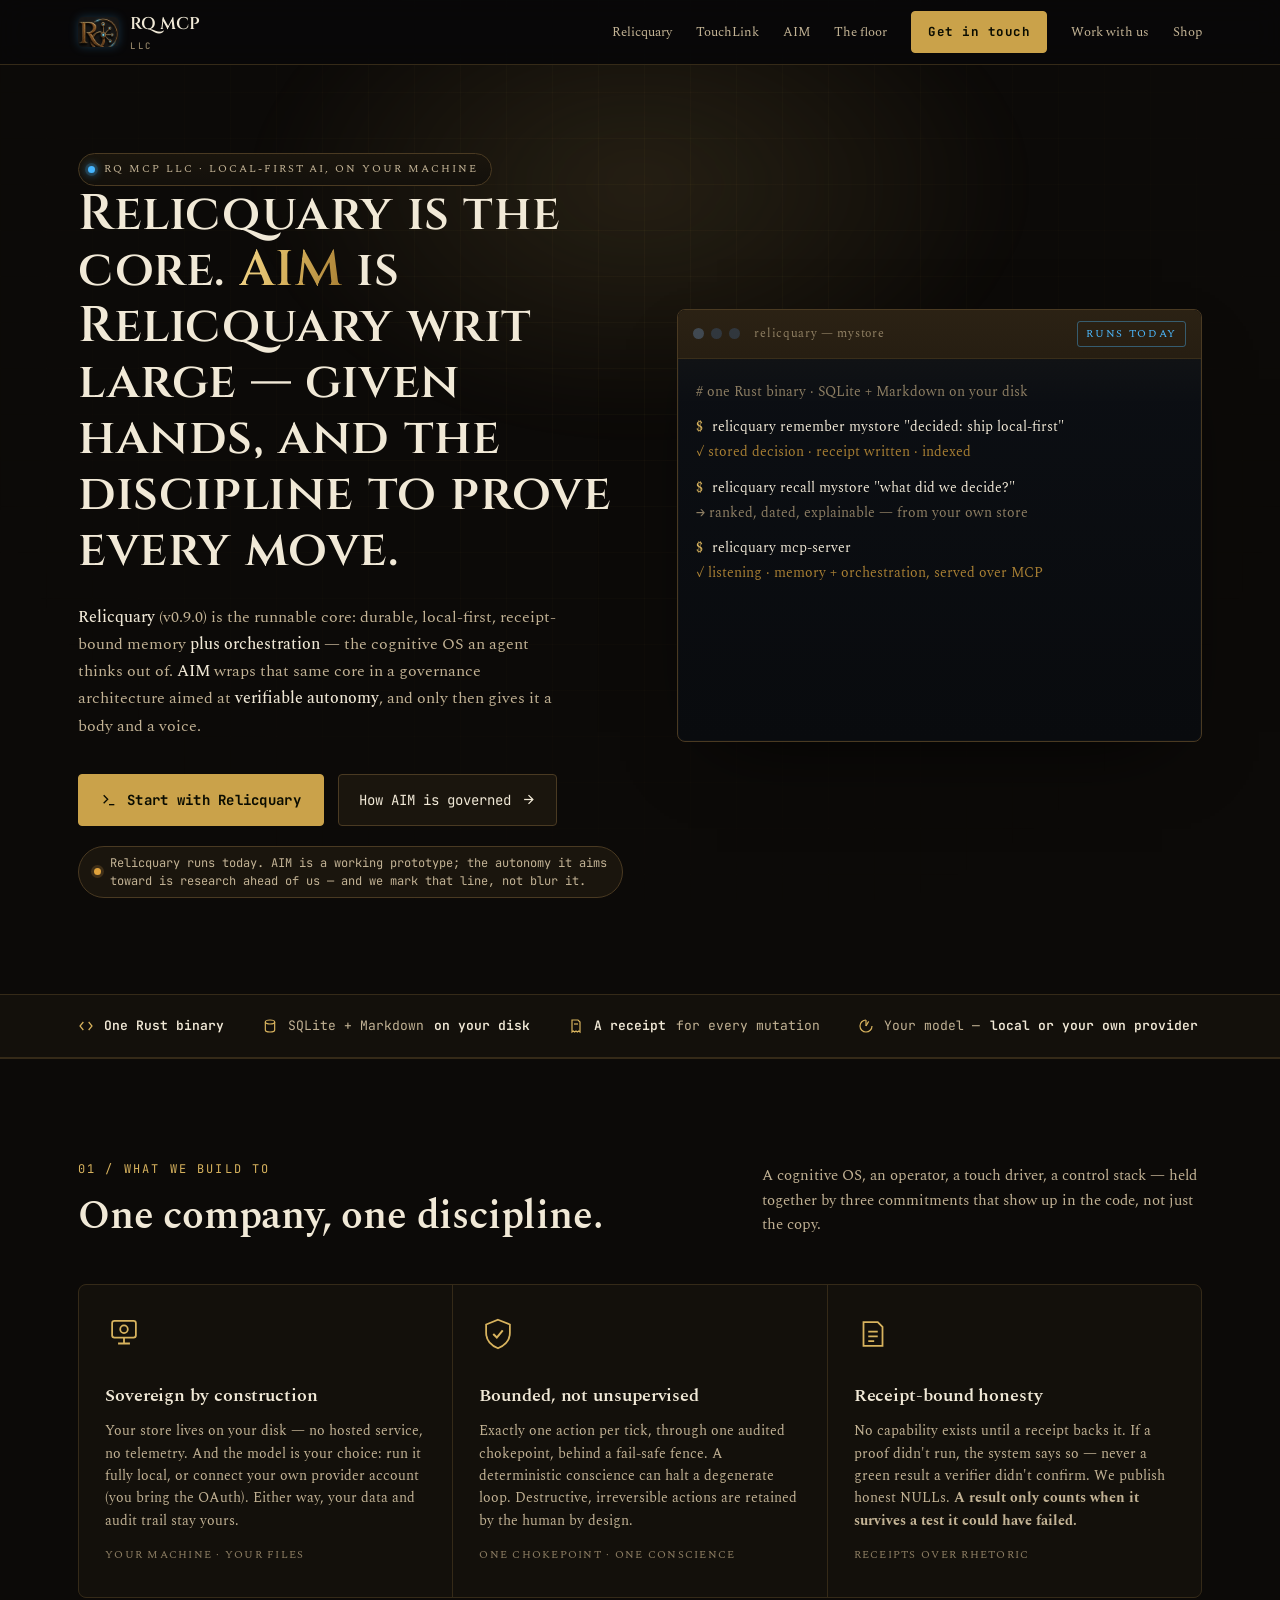
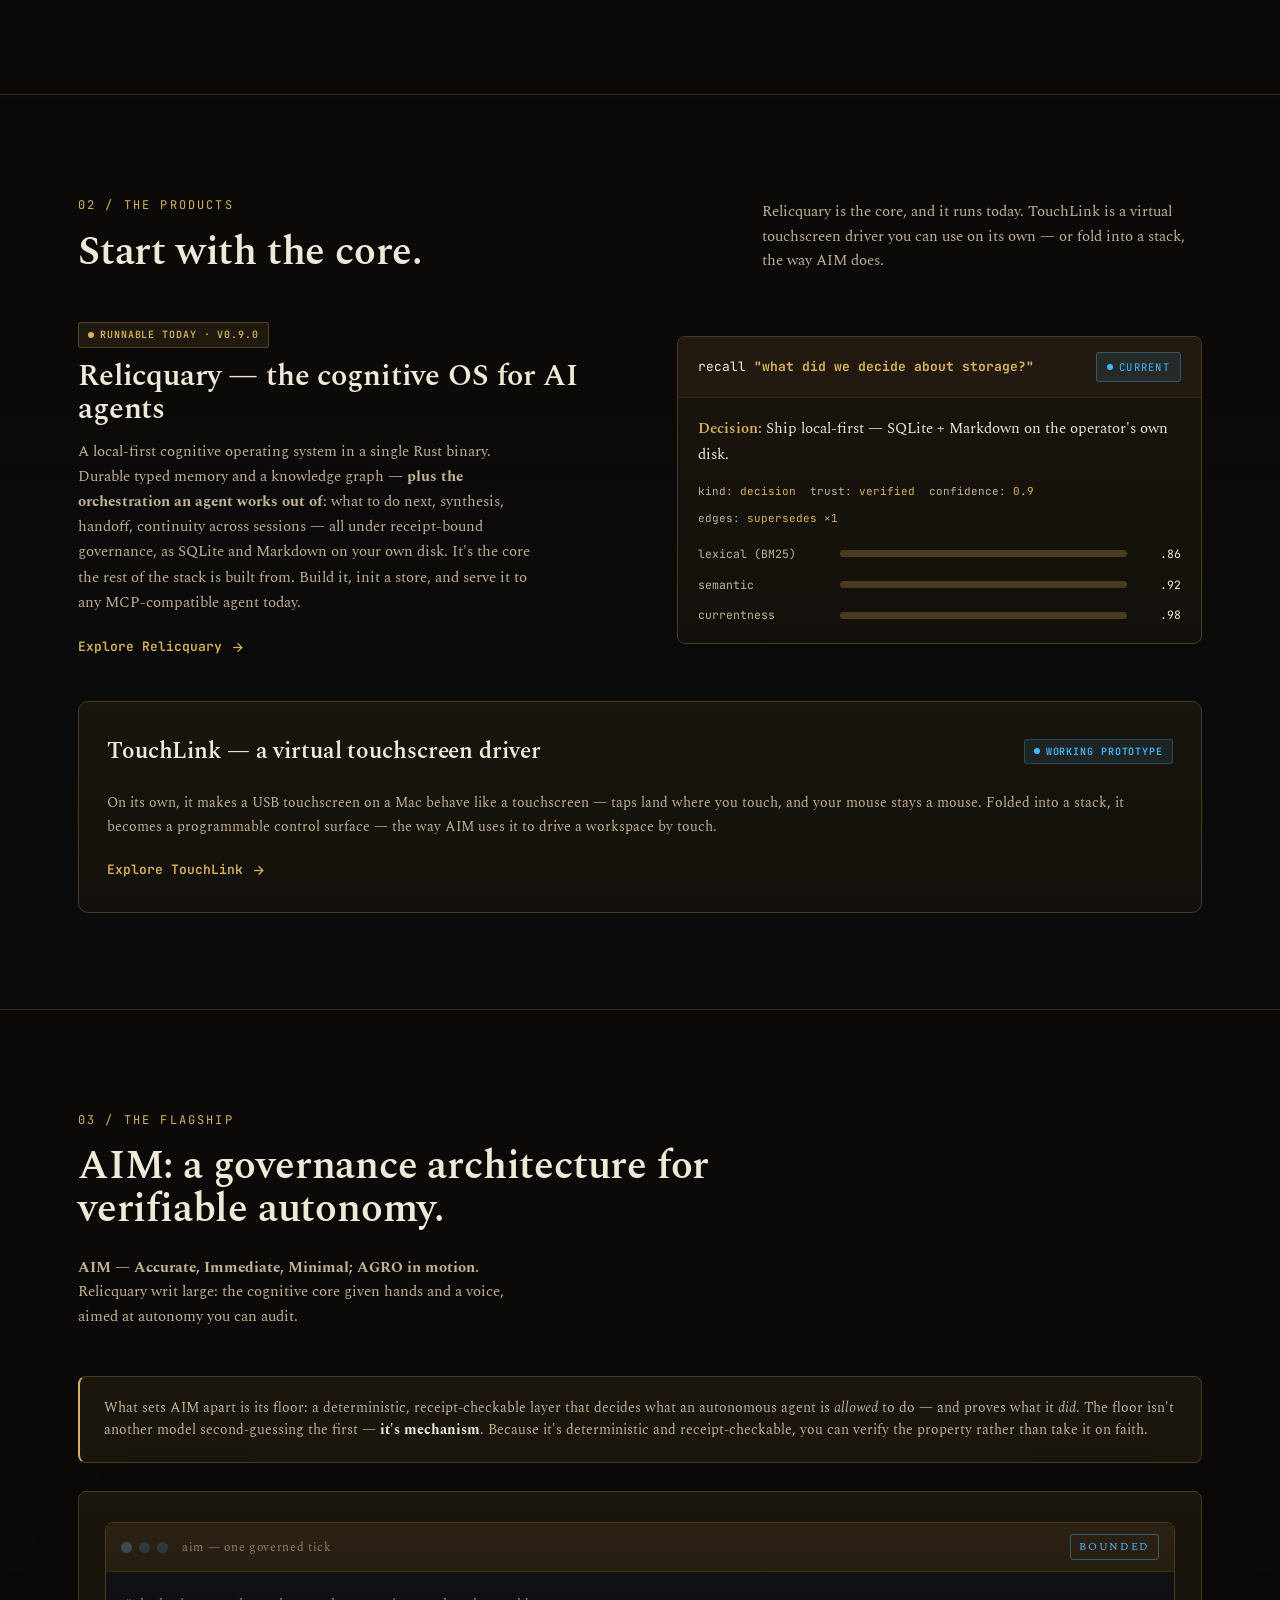
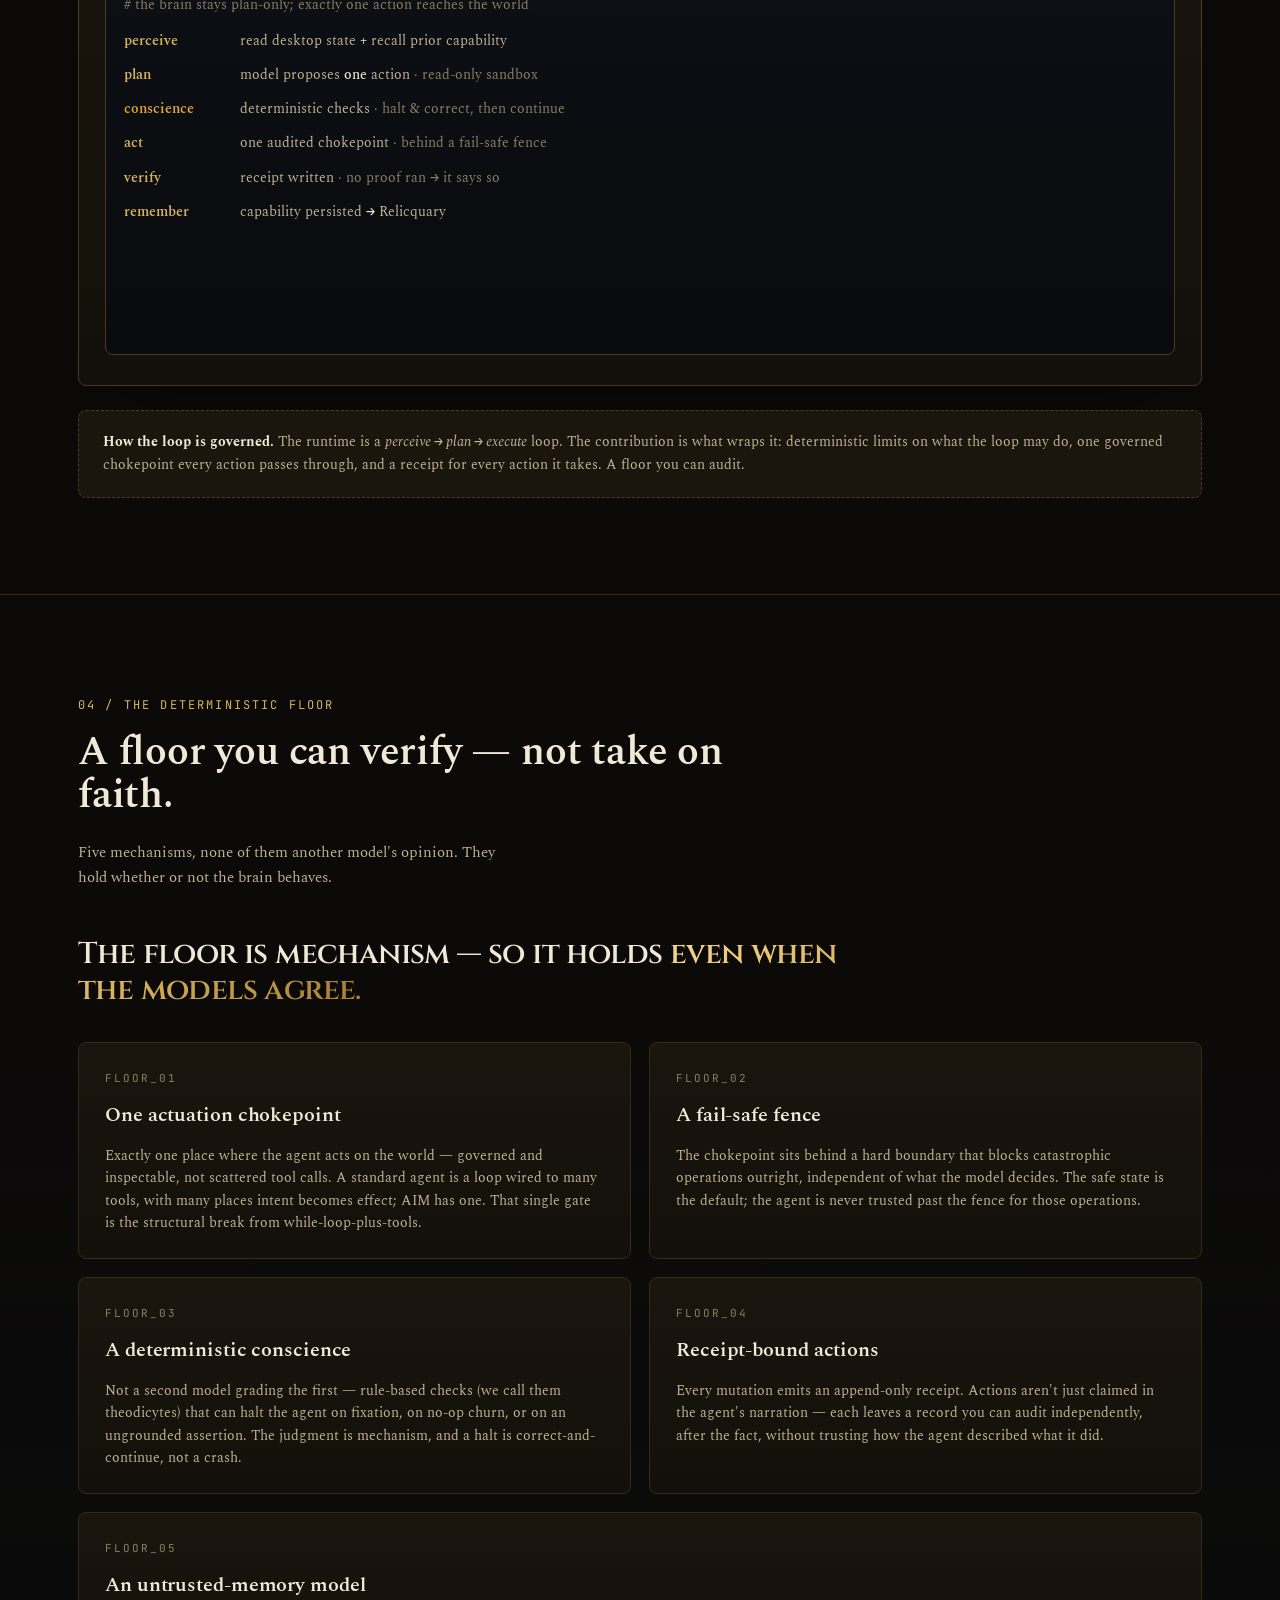
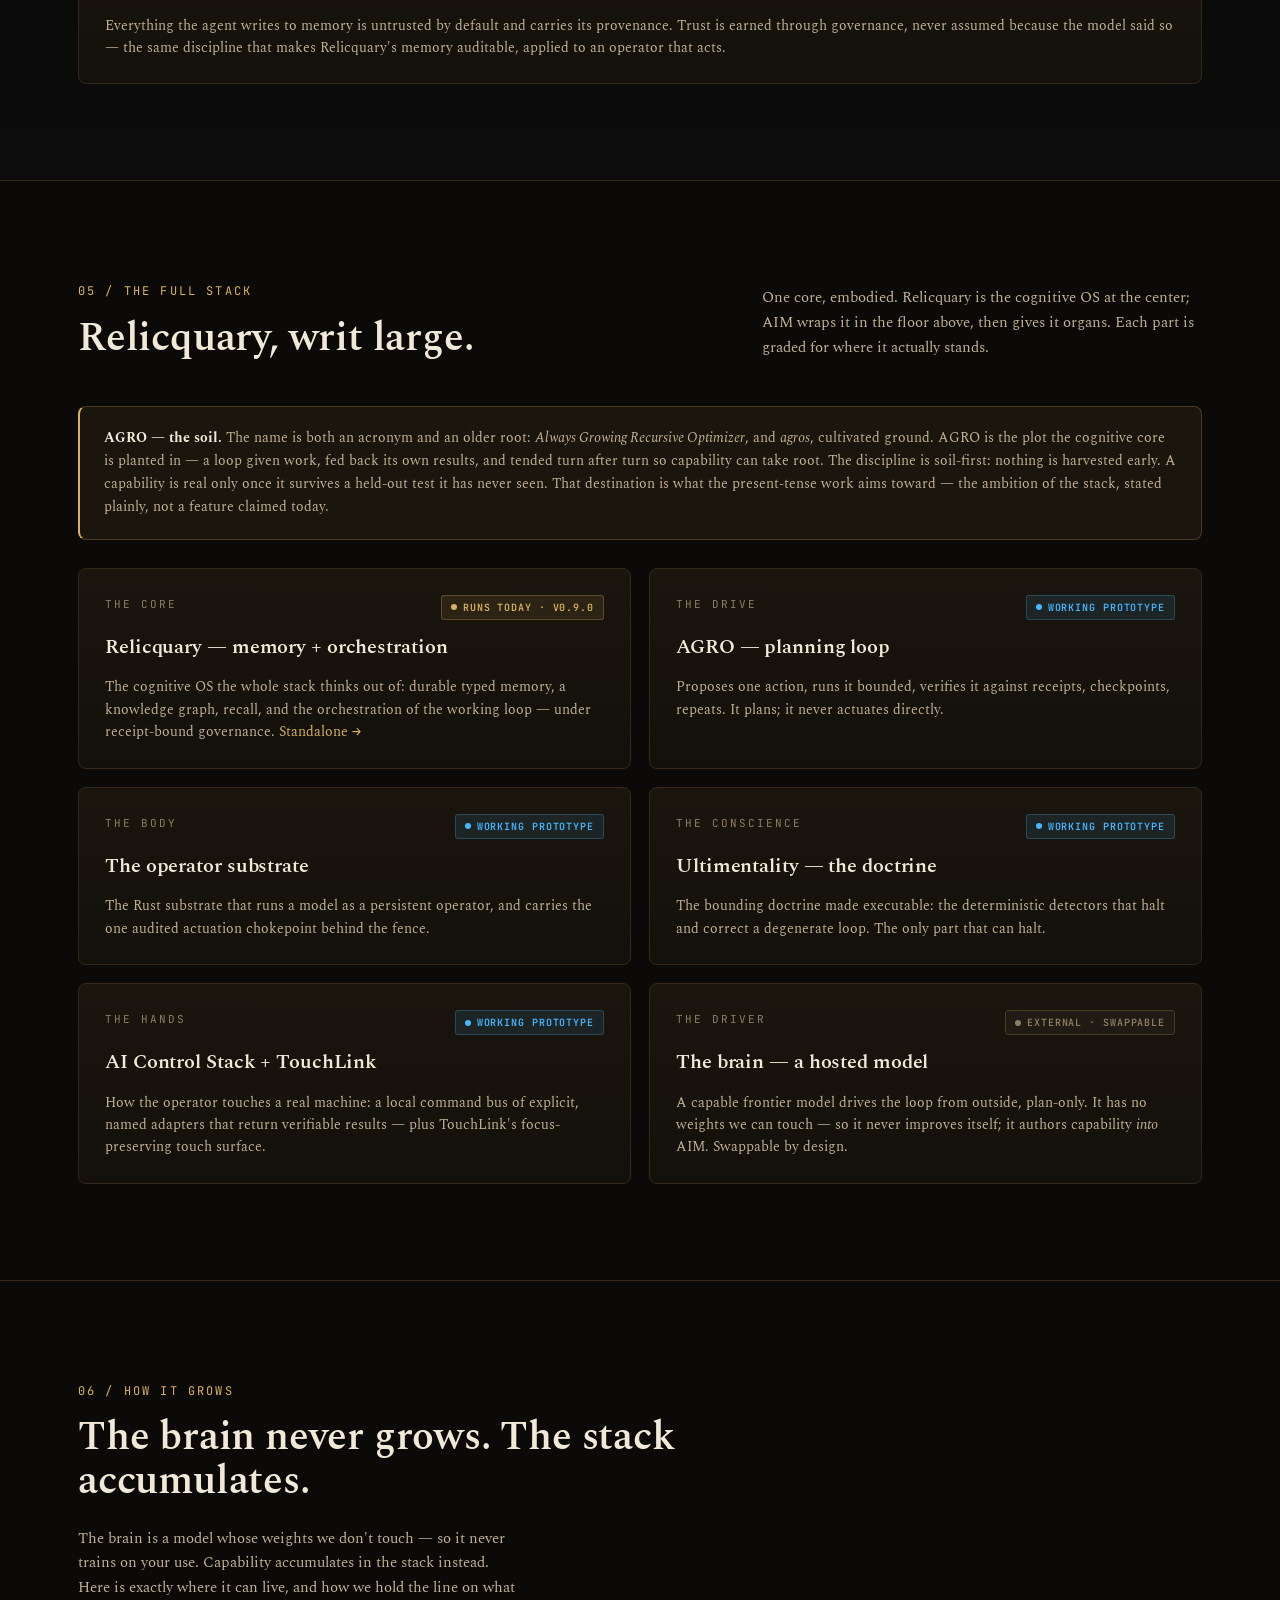
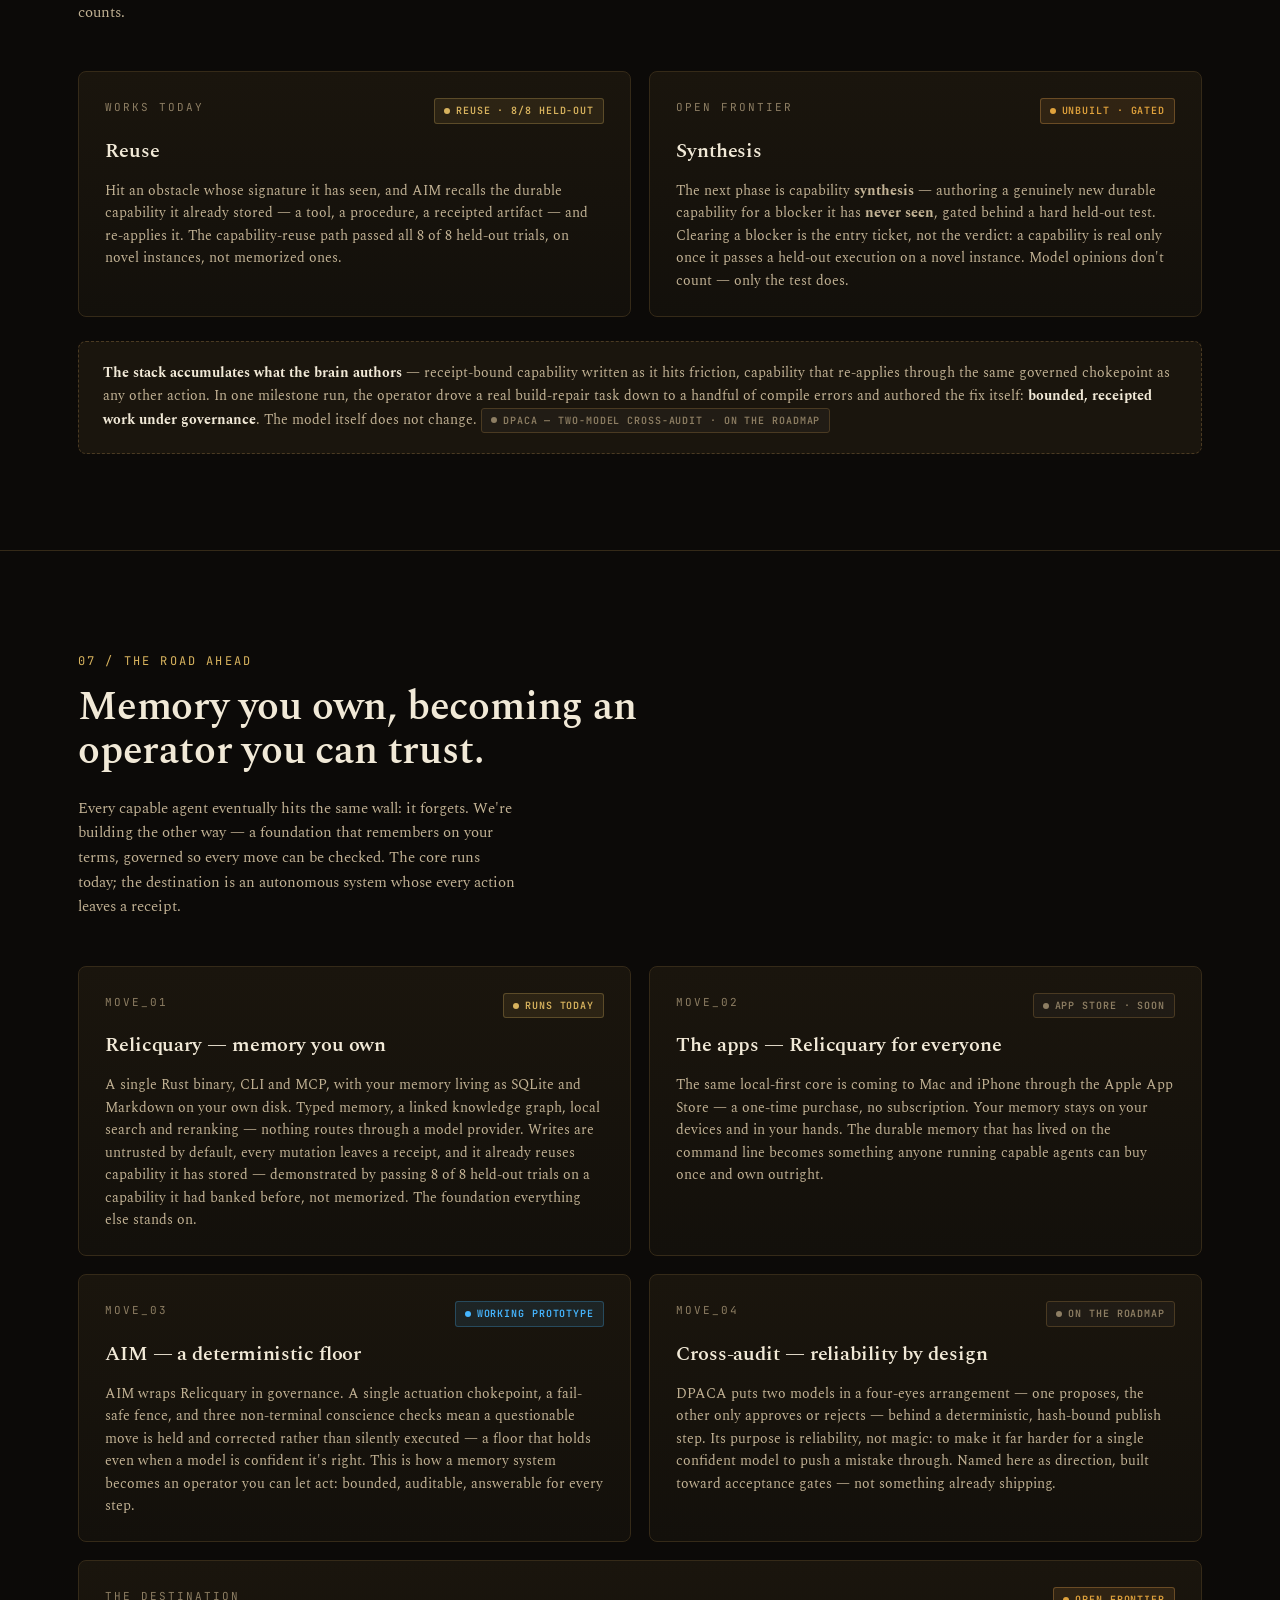
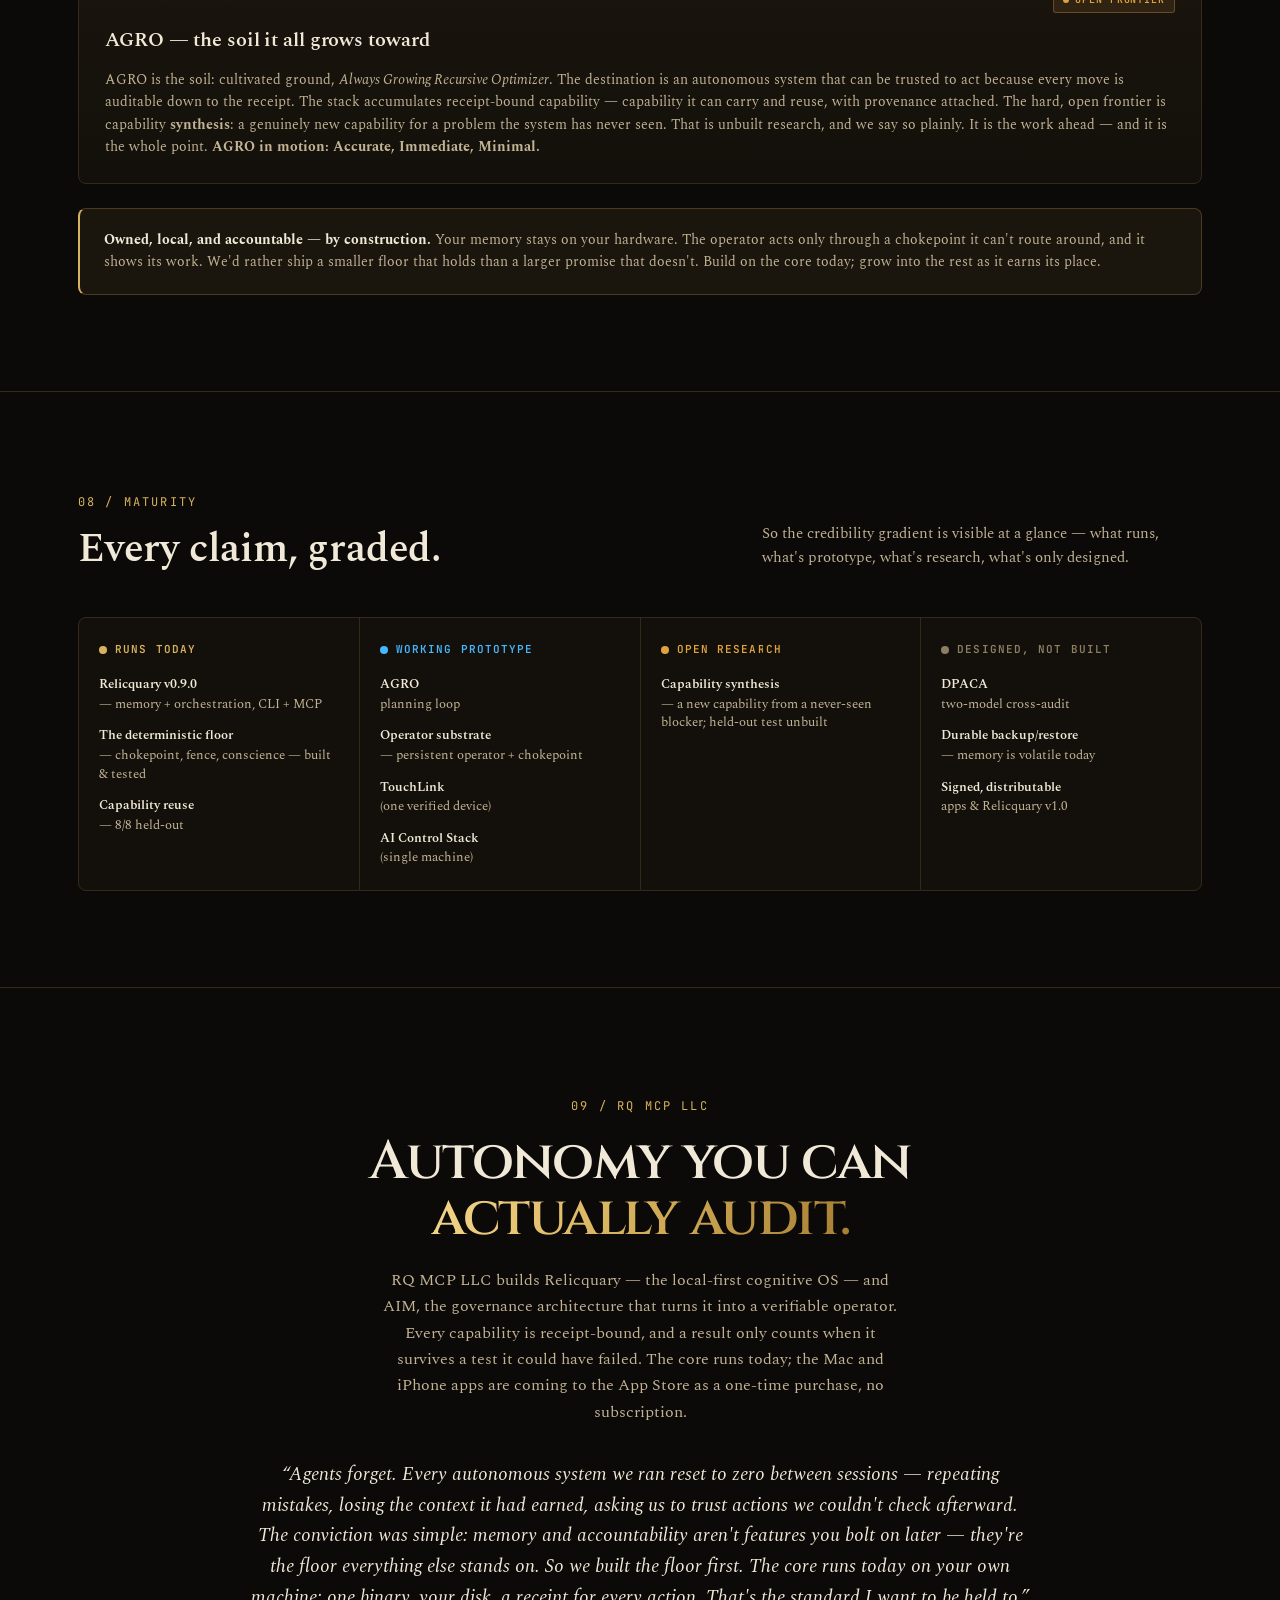
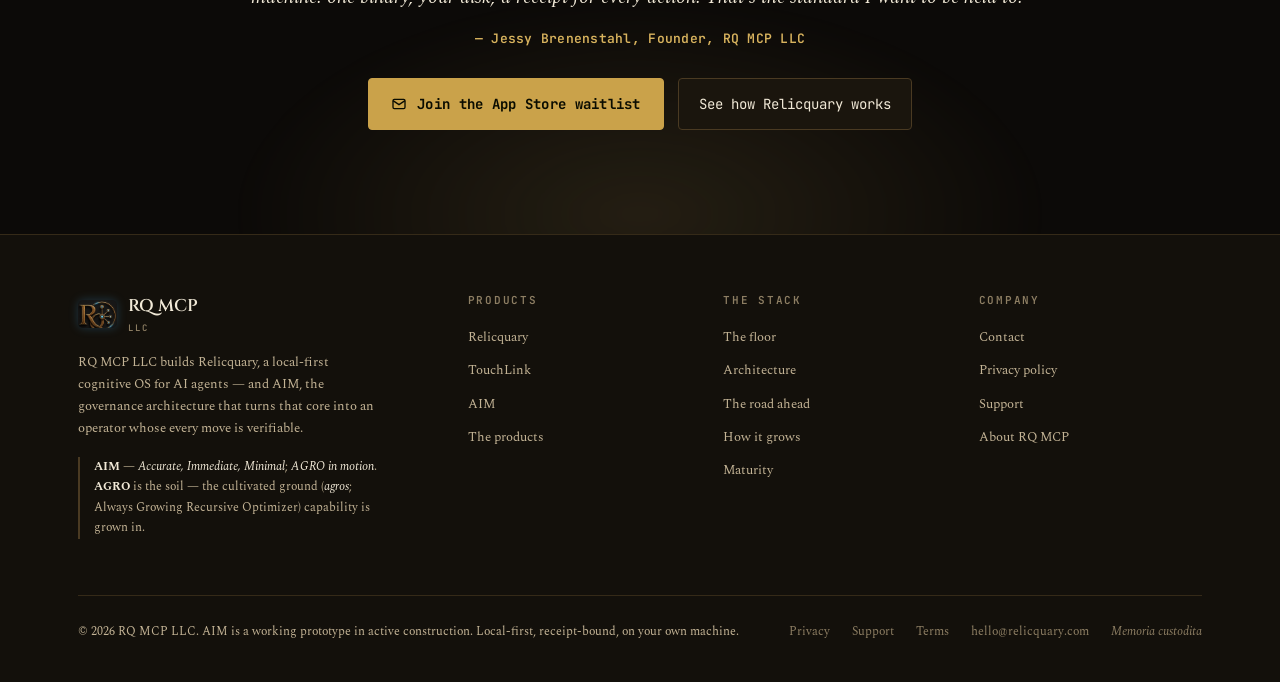
<file: index.html>
<!DOCTYPE html>
<html lang="en" class="no-js">
<head>
<meta charset="UTF-8" />
<meta name="viewport" content="width=device-width, initial-scale=1.0" />
<title>AIM — governed autonomy, built on Relicquary | RQ MCP</title>
<meta name="description" content="AIM is RQ MCP LLC's governance architecture for verifiable autonomy, built on Relicquary: one actuation chokepoint, a fail-safe fence, a deterministic conscience, receipt-bound actions." />
<meta name="theme-color" content="#070809" />
<link rel="canonical" href="https://rqmcp.llc/" />
<meta property="og:type" content="website" />
<meta property="og:url" content="https://rqmcp.llc/" />
<meta property="og:title" content="AIM — a governance architecture for verifiable autonomy" />
<meta property="og:description" content="Relicquary is the core; AIM is that core given hands and a deterministic floor — RQ MCP LLC's stack for autonomy you can actually audit." />
<meta property="og:image" content="https://relicquary.com/assets/brand/og-card.png" />
<meta name="twitter:card" content="summary_large_image" />
<link rel="icon" href="assets/brand/favicon.ico" sizes="any" />
<link rel="icon" type="image/png" href="assets/brand/favicon-32.png" sizes="32x32" />
<link rel="apple-touch-icon" href="assets/brand/apple-touch-icon.png" />
<link rel="preconnect" href="https://fonts.googleapis.com" />
<link rel="preconnect" href="https://fonts.gstatic.com" crossorigin />
<link href="https://fonts.googleapis.com/css2?family=Cinzel:wght@500;600;700&family=Spectral:wght@400;500;600;700&family=JetBrains+Mono:wght@400;500;600;700&display=swap" rel="stylesheet" />
<link rel="stylesheet" href="assets/styles.css" />
<script type="application/ld+json">
{
  "@context": "https://schema.org",
  "@type": "Organization",
  "name": "RQ MCP LLC",
  "alternateName": "Relicquary",
  "url": "https://relicquary.com",
  "email": "hello@relicquary.com",
  "logo": "https://relicquary.com/assets/brand/relicquary-mark.png",
  "description": "RQ MCP LLC builds local-first cognitive infrastructure for AI agents: Relicquary, a memory operating system in a single Rust binary; TouchLink, a native macOS touchscreen driver; and AIM, a governance architecture for verifiable autonomy built on Relicquary.",
  "founder": { "@type": "Person", "name": "Jessy Brenenstahl" },
  "makesOffer": [
    { "@type": "Offer", "itemOffered": { "@type": "SoftwareApplication", "name": "Relicquary", "applicationCategory": "DeveloperApplication", "operatingSystem": "macOS, iOS" } },
    { "@type": "Offer", "itemOffered": { "@type": "SoftwareApplication", "name": "TouchLink", "applicationCategory": "UtilitiesApplication", "operatingSystem": "macOS" } },
    { "@type": "Offer", "itemOffered": { "@type": "SoftwareApplication", "name": "AIM", "applicationCategory": "DeveloperApplication" } }
  ]
}
</script>
<script>document.documentElement.className = document.documentElement.className.replace('no-js','js');</script>
</head>
<body>

<a href="#main" class="skip">Skip to content</a>

<svg width="0" height="0" style="position:absolute" aria-hidden="true" focusable="false">
  <defs>
    <linearGradient id="signalLine" x1="0" y1="0" x2="1" y2="1"><stop offset="0" stop-color="#d8b35e"/><stop offset="1" stop-color="#a87f33"/></linearGradient>
  </defs>
</svg>

<!-- NAV -->
<header class="nav" id="topnav">
  <div class="nav-inner">
    <a class="brand" href="index.html" aria-label="RQ MCP LLC home">
      <img class="mark" src="assets/brand/rq-mark.png" alt="" />
      <span>RQ&nbsp;MCP<small>LLC</small></span>
    </a>
    <nav class="nav-links" id="navlinks" aria-label="Primary">
      <a href="https://relicquary.com/">Relicquary</a>
      <a href="touchlink.html">TouchLink</a>
      <a href="#aim">AIM</a>
      <a href="#trust">The floor</a>
      <a class="nav-cta" href="#contact">Get in touch</a>
          <a href="https://rqmcp.llc/work/">Work with us</a>
      <a href="https://ko-fi.com/relicquary/shop">Shop</a>
    </nav>
    <button class="nav-toggle" aria-label="Toggle menu" aria-expanded="false" aria-controls="navlinks" id="navToggle">
      <svg width="18" height="18" viewBox="0 0 24 24" fill="none" stroke="currentColor" stroke-width="2" aria-hidden="true"><line x1="3" y1="7" x2="21" y2="7"/><line x1="3" y1="12" x2="21" y2="12"/><line x1="3" y1="17" x2="21" y2="17"/></svg>
    </button>
  </div>
</header>

<main id="main">

<!-- HERO -->
<header class="hero">
  <div class="hero-glow" aria-hidden="true"></div>
  <div class="wrap hero-grid">
    <div class="hero-copy">
      <div class="eyebrow"><span class="dot" aria-hidden="true"></span><span>RQ MCP LLC · local-first AI, on your machine</span></div>
      <h1 class="hero-title">Relicquary is the core. <span class="signal">AIM</span> is Relicquary writ large — given hands, and the discipline to prove every move.</h1>
      <p class="hero-sub"><b>Relicquary</b> (v0.9.0) is the runnable core: durable, local-first, receipt-bound memory <b>plus orchestration</b> — the cognitive OS an agent thinks out of. <b>AIM</b> wraps that same core in a governance architecture aimed at <b>verifiable autonomy</b>, and only then gives it a body and a voice.</p>
      <div class="hero-actions">
        <a class="btn-primary" href="https://relicquary.com/">
          <svg width="16" height="16" viewBox="0 0 24 24" fill="none" stroke="currentColor" stroke-width="2" aria-hidden="true"><polyline points="4 17 10 11 4 5"/><line x1="12" y1="19" x2="20" y2="19"/></svg>
          Start with Relicquary
        </a>
        <a class="btn-ghost" href="#aim">
          How AIM is governed
          <svg width="15" height="15" viewBox="0 0 24 24" fill="none" stroke="currentColor" stroke-width="2" aria-hidden="true"><line x1="5" y1="12" x2="19" y2="12"/><polyline points="12 5 19 12 12 19"/></svg>
        </a>
      </div>
      <div class="honesty"><span class="pip" aria-hidden="true"></span><span>Relicquary runs today. AIM is a working prototype; the autonomy it aims toward is research ahead of us — and we mark that line, not blur it.</span></div>
    </div>

    <!-- Relicquary "runs today" terminal -->
    <div class="terminal" role="img" aria-label="A terminal showing Relicquary running from one binary: remember a decision (a receipt is written and it is indexed), recall it in plain language (ranked, dated, explainable), and serve memory to agents over MCP — with nothing leaving the machine.">
      <div class="term-bar">
        <div class="term-dots" aria-hidden="true"><i></i><i></i><i></i></div>
        <span class="term-title">relicquary — mystore</span>
        <span class="term-tag">runs today</span>
      </div>
      <div class="term-body">
        <div class="term-comment"># one Rust binary · SQLite + Markdown on your disk</div>
        <div class="term-line"><span class="prompt">$</span><span class="cmd">relicquary remember mystore "decided: ship local-first"</span></div>
        <div class="term-comment" style="color:var(--signal-dim);margin:2px 0 12px">✓ stored decision · receipt written · indexed</div>
        <div class="term-line"><span class="prompt">$</span><span class="cmd">relicquary recall mystore "what did we decide?"</span></div>
        <div class="term-comment" style="margin:2px 0 12px">→ ranked, dated, explainable — from your own store</div>
        <div class="term-line"><span class="prompt">$</span><span class="cmd">relicquary mcp-server</span></div>
        <div class="term-comment" style="color:var(--signal-dim);margin:2px 0 0">✓ listening · memory + orchestration, served over MCP</div>
      </div>
    </div>
  </div>
</header>

<!-- PROOF STRIP -->
<section class="proof" aria-label="What's verifiable">
  <div class="wrap">
    <span class="pf"><svg viewBox="0 0 24 24" fill="none" stroke="currentColor" stroke-width="1.8" aria-hidden="true"><polyline points="8 6 3 12 8 18"/><polyline points="16 6 21 12 16 18"/></svg><b>One Rust binary</b></span>
    <span class="pf"><svg viewBox="0 0 24 24" fill="none" stroke="currentColor" stroke-width="1.8" aria-hidden="true"><ellipse cx="12" cy="6" rx="7" ry="3"/><path d="M5 6v12c0 1.7 3.1 3 7 3s7-1.3 7-3V6"/></svg>SQLite + Markdown <b>on your disk</b></span>
    <span class="pf"><svg viewBox="0 0 24 24" fill="none" stroke="currentColor" stroke-width="1.8" aria-hidden="true"><path d="M6 3h9l3 3v15l-2-1.4-2 1.4-2-1.4-2 1.4-2-1.4-2 1.4Z"/><line x1="9" y1="9" x2="15" y2="9"/></svg><b>A receipt</b> for every mutation</span>
    <span class="pf"><svg viewBox="0 0 24 24" fill="none" stroke="currentColor" stroke-width="1.8" aria-hidden="true"><path d="M12 3a9 9 0 109 9"/><line x1="12" y1="3" x2="12" y2="12"/><path d="M16 5l-4 7"/></svg>Your model — <b>local or your own provider</b></span>
  </div>
</section>

<!-- WHAT WE BUILD TO -->
<section class="whatis" id="believe">
  <div class="wrap">
    <div class="sec-head reveal">
      <div>
        <span class="index">01 / WHAT WE BUILD TO</span>
        <h2>One company, one discipline.</h2>
      </div>
      <p>A cognitive OS, an operator, a touch driver, a control stack — held together by three commitments that show up in the code, not just the copy.</p>
    </div>
    <div class="pillars reveal">
      <div class="pillar">
        <svg class="ic" viewBox="0 0 32 32" fill="none" stroke="currentColor" stroke-width="1.5" aria-hidden="true"><rect x="6" y="5" width="20" height="14" rx="2"/><path d="M11 24h10M16 19v5"/><circle cx="16" cy="12" r="3.2"/></svg>
        <h3>Sovereign by construction</h3>
        <p>Your store lives on your disk — no hosted service, no telemetry. And the model is your choice: run it fully local, or connect your own provider account (you bring the OAuth). Either way, your data and audit trail stay yours.</p>
        <span class="tag">your machine · your files</span>
      </div>
      <div class="pillar">
        <svg class="ic" viewBox="0 0 32 32" fill="none" stroke="currentColor" stroke-width="1.5" aria-hidden="true"><path d="M16 4 L26 8 V15 C26 22 21 26 16 28 C11 26 6 22 6 15 V8 Z"/><path d="M12 16 l3 3 l5 -6" stroke-width="1.7"/></svg>
        <h3>Bounded, not unsupervised</h3>
        <p>Exactly one action per tick, through one audited chokepoint, behind a fail-safe fence. A deterministic conscience can halt a degenerate loop. Destructive, irreversible actions are retained by the human by design.</p>
        <span class="tag">one chokepoint · one conscience</span>
      </div>
      <div class="pillar">
        <svg class="ic" viewBox="0 0 32 32" fill="none" stroke="currentColor" stroke-width="1.5" aria-hidden="true"><path d="M8 6 h12 l4 4 v16 H8 Z"/><path d="M12 14 h8 M12 18 h8 M12 22 h5"/></svg>
        <h3>Receipt-bound honesty</h3>
        <p>No capability exists until a receipt backs it. If a proof didn't run, the system says so — never a green result a verifier didn't confirm. We publish honest NULLs. <b>A result only counts when it survives a test it could have failed.</b></p>
        <span class="tag">receipts over rhetoric</span>
      </div>
    </div>
  </div>
</section>

<!-- SHIPPING TODAY -->
<section class="caps" id="shipping">
  <div class="wrap">
    <div class="sec-head reveal">
      <div>
        <span class="index">02 / THE PRODUCTS</span>
        <h2>Start with the core.</h2>
      </div>
      <p>Relicquary is the core, and it runs today. TouchLink is a virtual touchscreen driver you can use on its own — or fold into a stack, the way AIM does.</p>
    </div>

    <!-- Relicquary feature -->
    <div class="feature-grid reveal" style="margin-bottom:40px">
      <div class="feature-copy">
        <span class="status shipping">Runnable today · v0.9.0</span>
        <h3>Relicquary — the cognitive OS for AI agents</h3>
        <p class="lead">A local-first cognitive operating system in a single Rust binary. Durable typed memory and a knowledge graph — <b>plus the orchestration an agent works out of</b>: what to do next, synthesis, handoff, continuity across sessions — all under receipt-bound governance, as SQLite and Markdown on your own disk. It's the core the rest of the stack is built from. Build it, init a store, and serve it to any MCP-compatible agent today.</p>
        <a class="pc-cta" href="https://relicquary.com/">Explore Relicquary <svg width="15" height="15" viewBox="0 0 24 24" fill="none" stroke="currentColor" stroke-width="2" aria-hidden="true"><line x1="5" y1="12" x2="19" y2="12"/><polyline points="12 5 19 12 12 19"/></svg></a>
      </div>
      <div class="why-card" style="margin-top:0">
        <div class="why-top">
          <div class="q">recall <b>"what did we decide about storage?"</b></div>
          <span class="badge"><span class="pip" aria-hidden="true"></span>current</span>
        </div>
        <div class="why-body">
          <p class="res-line"><b>Decision:</b> Ship local-first — SQLite + Markdown on the operator's own disk.</p>
          <div class="why-meta">
            <span>kind: <em>decision</em></span>
            <span>trust: <em>verified</em></span>
            <span>confidence: <em>0.9</em></span>
            <span>edges: <em>supersedes ×1</em></span>
          </div>
          <div class="scorebars" aria-hidden="true">
            <div class="sb"><span>lexical (BM25)</span><span class="track"><span class="fill f1" style="width:86%"></span></span><span class="val">.86</span></div>
            <div class="sb"><span>semantic</span><span class="track"><span class="fill f2" style="width:92%"></span></span><span class="val">.92</span></div>
            <div class="sb"><span>currentness</span><span class="track"><span class="fill f4" style="width:98%"></span></span><span class="val">.98</span></div>
          </div>
        </div>
      </div>
    </div>

    <!-- TouchLink card -->
    <div class="product-grid reveal" style="grid-template-columns:1fr">
      <a class="product-card" href="touchlink.html" aria-label="TouchLink — virtual touchscreen driver, learn more">
        <div class="pc-top"><h3>TouchLink — a virtual touchscreen driver</h3><span class="status prototype">Working prototype</span></div>
        <p class="pc-sub">On its own, it makes a USB touchscreen on a Mac behave like a touchscreen — taps land where you touch, and your mouse stays a mouse. Folded into a stack, it becomes a programmable control surface — the way AIM uses it to drive a workspace by touch.</p>
        <span class="pc-cta">Explore TouchLink <svg width="15" height="15" viewBox="0 0 24 24" fill="none" stroke="currentColor" stroke-width="2" aria-hidden="true"><line x1="5" y1="12" x2="19" y2="12"/><polyline points="12 5 19 12 12 19"/></svg></span>
      </a>
    </div>
  </div>
</section>

<!-- AIM — governance architecture -->
<section class="recall" id="aim">
  <div class="wrap">
    <div class="sec-head reveal">
      <div>
        <span class="index">03 / THE FLAGSHIP</span>
        <h2>AIM: a governance architecture for verifiable autonomy.</h2>
      </div>
      <p><b>AIM — Accurate, Immediate, Minimal; AGRO in motion.</b> Relicquary writ large: the cognitive core given hands and a voice, aimed at autonomy you can audit.</p>
    </div>
    <div class="recall-note reveal" style="border-style:solid;border-left:2px solid var(--signal)">
      What sets AIM apart is its floor: a deterministic, receipt-checkable layer that decides what an autonomous agent is <em>allowed</em> to do — and proves what it <em>did</em>. The floor isn't another model second-guessing the first — <b>it's mechanism</b>. Because it's deterministic and receipt-checkable, you can verify the property rather than take it on faith.
    </div>

    <div class="pipe-figure reveal" style="margin:28px 0 0">
      <div class="terminal" role="img" aria-label="One governed AIM tick: perceive the desktop and recall lessons; the model proposes a single action in a read-only sandbox; a deterministic conscience checks it and can halt and correct; the action runs through one audited chokepoint behind a fail-safe fence; a receipt is written, and if no proof ran it says so; the lesson is persisted to Relicquary." style="box-shadow:none">
        <div class="term-bar">
          <div class="term-dots" aria-hidden="true"><i></i><i></i><i></i></div>
          <span class="term-title">aim — one governed tick</span>
          <span class="term-tag">bounded</span>
        </div>
        <div class="term-body">
          <div class="term-comment"># the brain stays plan-only; exactly one action reaches the world</div>
          <div class="wire">
            <div class="step"><span class="k">perceive</span><span class="v">read desktop state <b>+</b> recall prior capability</span></div>
            <div class="step"><span class="k">plan</span><span class="v">model proposes <b>one</b> action <span class="note">· read-only sandbox</span></span></div>
            <div class="step"><span class="k gate">conscience</span><span class="v">deterministic checks <span class="note">· halt &amp; correct, then continue</span></span></div>
            <div class="step"><span class="k">act</span><span class="v">one audited chokepoint <span class="note">· behind a fail-safe fence</span></span></div>
            <div class="step"><span class="k">verify</span><span class="v">receipt written <span class="note">· no proof ran → it says so</span></span></div>
            <div class="step"><span class="k">remember</span><span class="v">capability persisted <b>→</b> Relicquary</span></div>
          </div>
        </div>
      </div>
    </div>

    <div class="recall-note reveal" style="margin-top:24px">
      <b>How the loop is governed.</b> The runtime is a <em>perceive → plan → execute</em> loop. The contribution is what wraps it: deterministic limits on what the loop may do, one governed chokepoint every action passes through, and a receipt for every action it takes. A floor you can audit.
    </div>
  </div>
</section>

<!-- THE DETERMINISTIC FLOOR -->
<section class="caps" id="trust">
  <div class="wrap">
    <div class="sec-head reveal">
      <div>
        <span class="index">04 / THE DETERMINISTIC FLOOR</span>
        <h2>A floor you can verify — not take on faith.</h2>
      </div>
      <p>Five mechanisms, none of them another model's opinion. They hold whether or not the brain behaves.</p>
    </div>
    <p class="floor-line reveal" style="margin:0 0 34px">The floor is mechanism — so it holds <span class="signal">even when the models agree.</span></p>
    <div class="cap-grid">
      <article class="cap reveal">
        <div class="cap-num">FLOOR_01</div>
        <h3>One actuation chokepoint</h3>
        <p>Exactly one place where the agent acts on the world — governed and inspectable, not scattered tool calls. A standard agent is a loop wired to many tools, with many places intent becomes effect; AIM has one. That single gate is the structural break from while-loop-plus-tools.</p>
      </article>
      <article class="cap reveal d1">
        <div class="cap-num">FLOOR_02</div>
        <h3>A fail-safe fence</h3>
        <p>The chokepoint sits behind a hard boundary that blocks catastrophic operations outright, independent of what the model decides. The safe state is the default; the agent is never trusted past the fence for those operations.</p>
      </article>
      <article class="cap reveal">
        <div class="cap-num">FLOOR_03</div>
        <h3>A deterministic conscience</h3>
        <p>Not a second model grading the first — rule-based checks (we call them theodicytes) that can halt the agent on fixation, on no-op churn, or on an ungrounded assertion. The judgment is mechanism, and a halt is correct-and-continue, not a crash.</p>
      </article>
      <article class="cap reveal d1">
        <div class="cap-num">FLOOR_04</div>
        <h3>Receipt-bound actions</h3>
        <p>Every mutation emits an append-only receipt. Actions aren't just claimed in the agent's narration — each leaves a record you can audit independently, after the fact, without trusting how the agent described what it did.</p>
      </article>
      <article class="cap reveal" style="grid-column:1 / -1">
        <div class="cap-num">FLOOR_05</div>
        <h3>An untrusted-memory model</h3>
        <p>Everything the agent writes to memory is untrusted by default and carries its provenance. Trust is earned through governance, never assumed because the model said so — the same discipline that makes Relicquary's memory auditable, applied to an operator that acts.</p>
      </article>
    </div>
  </div>
</section>

<!-- RELICQUARY WRIT LARGE — the parts -->
<section class="whatis" id="architecture">
  <div class="wrap">
    <div class="sec-head reveal">
      <div>
        <span class="index">05 / THE FULL STACK</span>
        <h2>Relicquary, writ large.</h2>
      </div>
      <p>One core, embodied. Relicquary is the cognitive OS at the center; AIM wraps it in the floor above, then gives it organs. Each part is graded for where it actually stands.</p>
    </div>
    <div class="recall-note reveal" style="border-style:solid;border-left:2px solid var(--signal);margin-bottom:28px">
      <b>AGRO — the soil.</b> The name is both an acronym and an older root: <em>Always Growing Recursive Optimizer</em>, and <em>agros</em>, cultivated ground. AGRO is the plot the cognitive core is planted in — a loop given work, fed back its own results, and tended turn after turn so capability can take root. The discipline is soil-first: nothing is harvested early. A capability is real only once it survives a held-out test it has never seen. That destination is what the present-tense work aims toward — the ambition of the stack, stated plainly, not a feature claimed today.
    </div>
    <div class="cap-grid">
      <article class="cap reveal">
        <div class="cap-head"><div class="cap-num">THE CORE</div><span class="status shipping">runs today · v0.9.0</span></div>
        <h3>Relicquary — memory + orchestration</h3>
        <p>The cognitive OS the whole stack thinks out of: durable typed memory, a knowledge graph, recall, and the orchestration of the working loop — under receipt-bound governance. <a href="https://relicquary.com/" style="color:var(--signal)">Standalone&nbsp;→</a></p>
      </article>
      <article class="cap reveal d1">
        <div class="cap-head"><div class="cap-num">THE DRIVE</div><span class="status prototype">working prototype</span></div>
        <h3>AGRO — planning loop</h3>
        <p>Proposes one action, runs it bounded, verifies it against receipts, checkpoints, repeats. It plans; it never actuates directly.</p>
      </article>
      <article class="cap reveal">
        <div class="cap-head"><div class="cap-num">THE BODY</div><span class="status prototype">working prototype</span></div>
        <h3>The operator substrate</h3>
        <p>The Rust substrate that runs a model as a persistent operator, and carries the one audited actuation chokepoint behind the fence.</p>
      </article>
      <article class="cap reveal d1">
        <div class="cap-head"><div class="cap-num">THE CONSCIENCE</div><span class="status prototype">working prototype</span></div>
        <h3>Ultimentality — the doctrine</h3>
        <p>The bounding doctrine made executable: the deterministic detectors that halt and correct a degenerate loop. The only part that can halt.</p>
      </article>
      <article class="cap reveal">
        <div class="cap-head"><div class="cap-num">THE HANDS</div><span class="status prototype">working prototype</span></div>
        <h3>AI Control Stack + TouchLink</h3>
        <p>How the operator touches a real machine: a local command bus of explicit, named adapters that return verifiable results — plus TouchLink's focus-preserving touch surface.</p>
      </article>
      <article class="cap reveal d1">
        <div class="cap-head"><div class="cap-num">THE DRIVER</div><span class="status roadmap">external · swappable</span></div>
        <h3>The brain — a hosted model</h3>
        <p>A capable frontier model drives the loop from outside, plan-only. It has no weights we can touch — so it never improves itself; it authors capability <em>into</em> AIM. Swappable by design.</p>
      </article>
    </div>
  </div>
</section>

<!-- HOW IT GROWS -->
<section class="recall" id="frontier">
  <div class="wrap">
    <div class="sec-head reveal">
      <div>
        <span class="index">06 / HOW IT GROWS</span>
        <h2>The brain never grows. The stack accumulates.</h2>
      </div>
      <p>The brain is a model whose weights we don't touch — so it never trains on your use. Capability accumulates in the stack instead. Here is exactly where it can live, and how we hold the line on what counts.</p>
    </div>
    <div class="cap-grid">
      <article class="cap reveal">
        <div class="cap-head"><div class="cap-num">WORKS TODAY</div><span class="status shipping">reuse · 8/8 held-out</span></div>
        <h3>Reuse</h3>
        <p>Hit an obstacle whose signature it has seen, and AIM recalls the durable capability it already stored — a tool, a procedure, a receipted artifact — and re-applies it. The capability-reuse path passed all 8 of 8 held-out trials, on novel instances, not memorized ones.</p>
      </article>
      <article class="cap reveal d1">
        <div class="cap-head"><div class="cap-num">OPEN FRONTIER</div><span class="status research">unbuilt · gated</span></div>
        <h3>Synthesis</h3>
        <p>The next phase is capability <b>synthesis</b> — authoring a genuinely new durable capability for a blocker it has <b>never seen</b>, gated behind a hard held-out test. Clearing a blocker is the entry ticket, not the verdict: a capability is real only once it passes a held-out execution on a novel instance. Model opinions don't count — only the test does.</p>
      </article>
    </div>
    <div class="recall-note reveal" style="margin-top:24px">
      <b>The stack accumulates what the brain authors</b> — receipt-bound capability written as it hits friction, capability that re-applies through the same governed chokepoint as any other action. In one milestone run, the operator drove a real build-repair task down to a handful of compile errors and authored the fix itself: <b>bounded, receipted work under governance</b>. The model itself does not change. <span class="status roadmap" style="vertical-align:middle">DPACA — two-model cross-audit · on the roadmap</span>
    </div>
  </div>
</section>

<!-- PRODUCT VISION / THE ROAD AHEAD -->
<section class="recall" id="vision">
  <div class="wrap">
    <div class="sec-head reveal">
      <div>
        <span class="index">07 / THE ROAD AHEAD</span>
        <h2>Memory you own, becoming an operator you can trust.</h2>
      </div>
      <p>Every capable agent eventually hits the same wall: it forgets. We're building the other way — a foundation that remembers on your terms, governed so every move can be checked. The core runs today; the destination is an autonomous system whose every action leaves a receipt.</p>
    </div>
    <div class="cap-grid">
      <article class="cap reveal">
        <div class="cap-head"><div class="cap-num">MOVE_01</div><span class="status shipping">runs today</span></div>
        <h3>Relicquary — memory you own</h3>
        <p>A single Rust binary, CLI and MCP, with your memory living as SQLite and Markdown on your own disk. Typed memory, a linked knowledge graph, local search and reranking — nothing routes through a model provider. Writes are untrusted by default, every mutation leaves a receipt, and it already reuses capability it has stored — demonstrated by passing 8 of 8 held-out trials on a capability it had banked before, not memorized. The foundation everything else stands on.</p>
      </article>
      <article class="cap reveal d1">
        <div class="cap-head"><div class="cap-num">MOVE_02</div><span class="status roadmap">App Store · soon</span></div>
        <h3>The apps — Relicquary for everyone</h3>
        <p>The same local-first core is coming to Mac and iPhone through the Apple App Store — a one-time purchase, no subscription. Your memory stays on your devices and in your hands. The durable memory that has lived on the command line becomes something anyone running capable agents can buy once and own outright.</p>
      </article>
      <article class="cap reveal d1">
        <div class="cap-head"><div class="cap-num">MOVE_03</div><span class="status prototype">working prototype</span></div>
        <h3>AIM — a deterministic floor</h3>
        <p>AIM wraps Relicquary in governance. A single actuation chokepoint, a fail-safe fence, and three non-terminal conscience checks mean a questionable move is held and corrected rather than silently executed — a floor that holds even when a model is confident it's right. This is how a memory system becomes an operator you can let act: bounded, auditable, answerable for every step.</p>
      </article>
      <article class="cap reveal">
        <div class="cap-head"><div class="cap-num">MOVE_04</div><span class="status roadmap">on the roadmap</span></div>
        <h3>Cross-audit — reliability by design</h3>
        <p>DPACA puts two models in a four-eyes arrangement — one proposes, the other only approves or rejects — behind a deterministic, hash-bound publish step. Its purpose is reliability, not magic: to make it far harder for a single confident model to push a mistake through. Named here as direction, built toward acceptance gates — not something already shipping.</p>
      </article>
      <article class="cap reveal" style="grid-column:1 / -1">
        <div class="cap-head"><div class="cap-num">THE DESTINATION</div><span class="status research">open frontier</span></div>
        <h3>AGRO — the soil it all grows toward</h3>
        <p>AGRO is the soil: cultivated ground, <em>Always Growing Recursive Optimizer</em>. The destination is an autonomous system that can be trusted to act because every move is auditable down to the receipt. The stack accumulates receipt-bound capability — capability it can carry and reuse, with provenance attached. The hard, open frontier is capability <b>synthesis</b>: a genuinely new capability for a problem the system has never seen. That is unbuilt research, and we say so plainly. It is the work ahead — and it is the whole point. <b>AGRO in motion: Accurate, Immediate, Minimal.</b></p>
      </article>
    </div>
    <div class="recall-note reveal" style="margin-top:24px;border-style:solid;border-left:2px solid var(--signal)">
      <b>Owned, local, and accountable — by construction.</b> Your memory stays on your hardware. The operator acts only through a chokepoint it can't route around, and it shows its work. We'd rather ship a smaller floor that holds than a larger promise that doesn't. Build on the core today; grow into the rest as it earns its place.
    </div>
  </div>
</section>

<!-- MATURITY MAP -->
<section class="whatis" id="roadmap">
  <div class="wrap">
    <div class="sec-head reveal">
      <div>
        <span class="index">08 / MATURITY</span>
        <h2>Every claim, graded.</h2>
      </div>
      <p>So the credibility gradient is visible at a glance — what runs, what's prototype, what's research, what's only designed.</p>
    </div>
    <div class="tiers reveal">
      <div class="tier t-now">
        <h4>Runs today</h4>
        <ul>
          <li><b>Relicquary v0.9.0</b> — memory + orchestration, CLI + MCP</li>
          <li><b>The deterministic floor</b> — chokepoint, fence, conscience — built &amp; tested</li>
          <li><b>Capability reuse</b> — 8/8 held-out</li>
        </ul>
      </div>
      <div class="tier t-proto">
        <h4>Working prototype</h4>
        <ul>
          <li><b>AGRO</b> planning loop</li>
          <li><b>Operator substrate</b> — persistent operator + chokepoint</li>
          <li><b>TouchLink</b> (one verified device)</li>
          <li><b>AI Control Stack</b> (single machine)</li>
        </ul>
      </div>
      <div class="tier t-research">
        <h4>Open research</h4>
        <ul>
          <li><b>Capability synthesis</b> — a new capability from a never-seen blocker; held-out test unbuilt</li>
        </ul>
      </div>
      <div class="tier t-road">
        <h4>Designed, not built</h4>
        <ul>
          <li><b>DPACA</b> two-model cross-audit</li>
          <li><b>Durable backup/restore</b> — memory is volatile today</li>
          <li><b>Signed, distributable</b> apps &amp; Relicquary v1.0</li>
        </ul>
      </div>
    </div>
  </div>
</section>

<!-- ABOUT / CONTACT -->
<section class="cta" id="contact">
  <div class="cta-glow" aria-hidden="true"></div>
  <div class="wrap cta-inner">
    <span class="index">09 / RQ MCP LLC</span>
    <h2 style="margin-top:14px">Autonomy you can <span class="signal">actually audit.</span></h2>
    <p>RQ MCP LLC builds Relicquary — the local-first cognitive OS — and AIM, the governance architecture that turns it into a verifiable operator. Every capability is receipt-bound, and a result only counts when it survives a test it could have failed. The core runs today; the Mac and iPhone apps are coming to the App Store as a one-time purchase, no subscription.</p>
    <blockquote class="reveal" style="max-width:780px;margin:34px auto 4px;font:italic 400 19px/1.62 var(--body);color:var(--ink)">
      &ldquo;Agents forget. Every autonomous system we ran reset to zero between sessions — repeating mistakes, losing the context it had earned, asking us to trust actions we couldn't check afterward. The conviction was simple: memory and accountability aren't features you bolt on later — they're the floor everything else stands on. So we built the floor first. The core runs today on your own machine: one binary, your disk, a receipt for every action. That's the standard I want to be held to.&rdquo;
      <cite style="display:block;margin-top:16px;font:600 13px/1.4 var(--mono);font-style:normal;color:var(--signal);letter-spacing:.02em">— Jessy Brenenstahl, Founder, RQ MCP LLC</cite>
    </blockquote>
    <div class="cta-actions">
      <a class="btn-primary" href="mailto:hello@relicquary.com?subject=Relicquary%20waitlist">
        <svg width="16" height="16" viewBox="0 0 24 24" fill="none" stroke="currentColor" stroke-width="2" aria-hidden="true"><rect x="3" y="5" width="18" height="14" rx="2"/><polyline points="3 7 12 13 21 7"/></svg>
        Join the App Store waitlist
      </a>
      <a class="btn-ghost" href="https://relicquary.com/">See how Relicquary works</a>
    </div>
  </div>
</section>

</main>

<!-- FOOTER -->
<footer aria-labelledby="foot-h">
  <h2 id="foot-h" class="sr-only">RQ MCP LLC footer</h2>
  <div class="wrap">
    <div class="foot-grid">
      <div>
        <div class="foot-brand-row">
          <img class="mark" src="assets/brand/rq-mark.png" alt="" />
          <span>RQ&nbsp;MCP<small>LLC</small></span>
        </div>
        <p class="foot-about">RQ MCP LLC builds Relicquary, a local-first cognitive OS for AI agents — and AIM, the governance architecture that turns that core into an operator whose every move is verifiable.</p>
        <p class="etymology"><b>AIM</b> — <em>Accurate, Immediate, Minimal</em>; <em>AGRO in motion</em>. <b>AGRO</b> is the soil — the cultivated ground (<em>agros</em>; Always Growing Recursive Optimizer) capability is grown in.</p>
      </div>
      <div class="foot-col">
        <h5>Products</h5>
        <a href="https://relicquary.com/">Relicquary</a>
        <a href="touchlink.html">TouchLink</a>
        <a href="#aim">AIM</a>
        <a href="#shipping">The products</a>
      </div>
      <div class="foot-col">
        <h5>The stack</h5>
        <a href="#trust">The floor</a>
        <a href="#architecture">Architecture</a>
        <a href="#vision">The road ahead</a>
        <a href="#frontier">How it grows</a>
        <a href="#roadmap">Maturity</a>
      </div>
      <div class="foot-col">
        <h5>Company</h5>
        <a href="mailto:hello@relicquary.com">Contact</a>
        <a href="privacy.html">Privacy policy</a>
        <a href="support.html">Support</a>
        <a href="#contact">About RQ MCP</a>
      </div>
    </div>
    <div class="foot-bottom">
      <p>© <span class="yr">2026</span> RQ MCP LLC. AIM is a working prototype in active construction. Local-first, receipt-bound, on your own machine.</p>
      <div class="legal">
        <a href="privacy.html">Privacy</a>
        <a href="support.html">Support</a>
        <a href="terms.html">Terms</a>
        <a href="mailto:hello@relicquary.com">hello@relicquary.com</a>
        <span class="lat">Memoria custodita</span>
      </div>
    </div>
  </div>
</footer>

<script>
(function(){
  var reduce = window.matchMedia && window.matchMedia('(prefers-reduced-motion: reduce)').matches;
  Array.prototype.forEach.call(document.querySelectorAll('.yr'), function(el){ el.textContent = new Date().getFullYear(); });
  var navToggle = document.getElementById('navToggle');
  var navLinks = document.getElementById('navlinks');
  if(navToggle && navLinks){
    var closeNav = function(focusToggle){ navLinks.classList.remove('open'); navToggle.setAttribute('aria-expanded','false'); if(focusToggle){ navToggle.focus(); } };
    navToggle.addEventListener('click', function(){ var open = navLinks.classList.toggle('open'); navToggle.setAttribute('aria-expanded', open ? 'true' : 'false'); });
    Array.prototype.forEach.call(navLinks.querySelectorAll('a'), function(a){ a.addEventListener('click', function(){ closeNav(false); }); });
    document.addEventListener('keydown', function(e){ if(e.key === 'Escape' && navLinks.classList.contains('open')){ closeNav(true); } });
  }
  var revs = document.querySelectorAll('.reveal');
  function showAll(){ Array.prototype.forEach.call(revs, function(el){ el.classList.add('in'); }); }
  if(reduce || !('IntersectionObserver' in window)){ showAll(); }
  else {
    var io = new IntersectionObserver(function(entries){ entries.forEach(function(e){ if(e.isIntersecting){ e.target.classList.add('in'); io.unobserve(e.target); } }); }, {threshold:0.12, rootMargin:'0px 0px -6% 0px'});
    Array.prototype.forEach.call(revs, function(el){ io.observe(el); });
    window.addEventListener('load', function(){ setTimeout(showAll, 1200); });
    setTimeout(showAll, 2500);
  }
})();
</script>

</body>
</html>
</file>
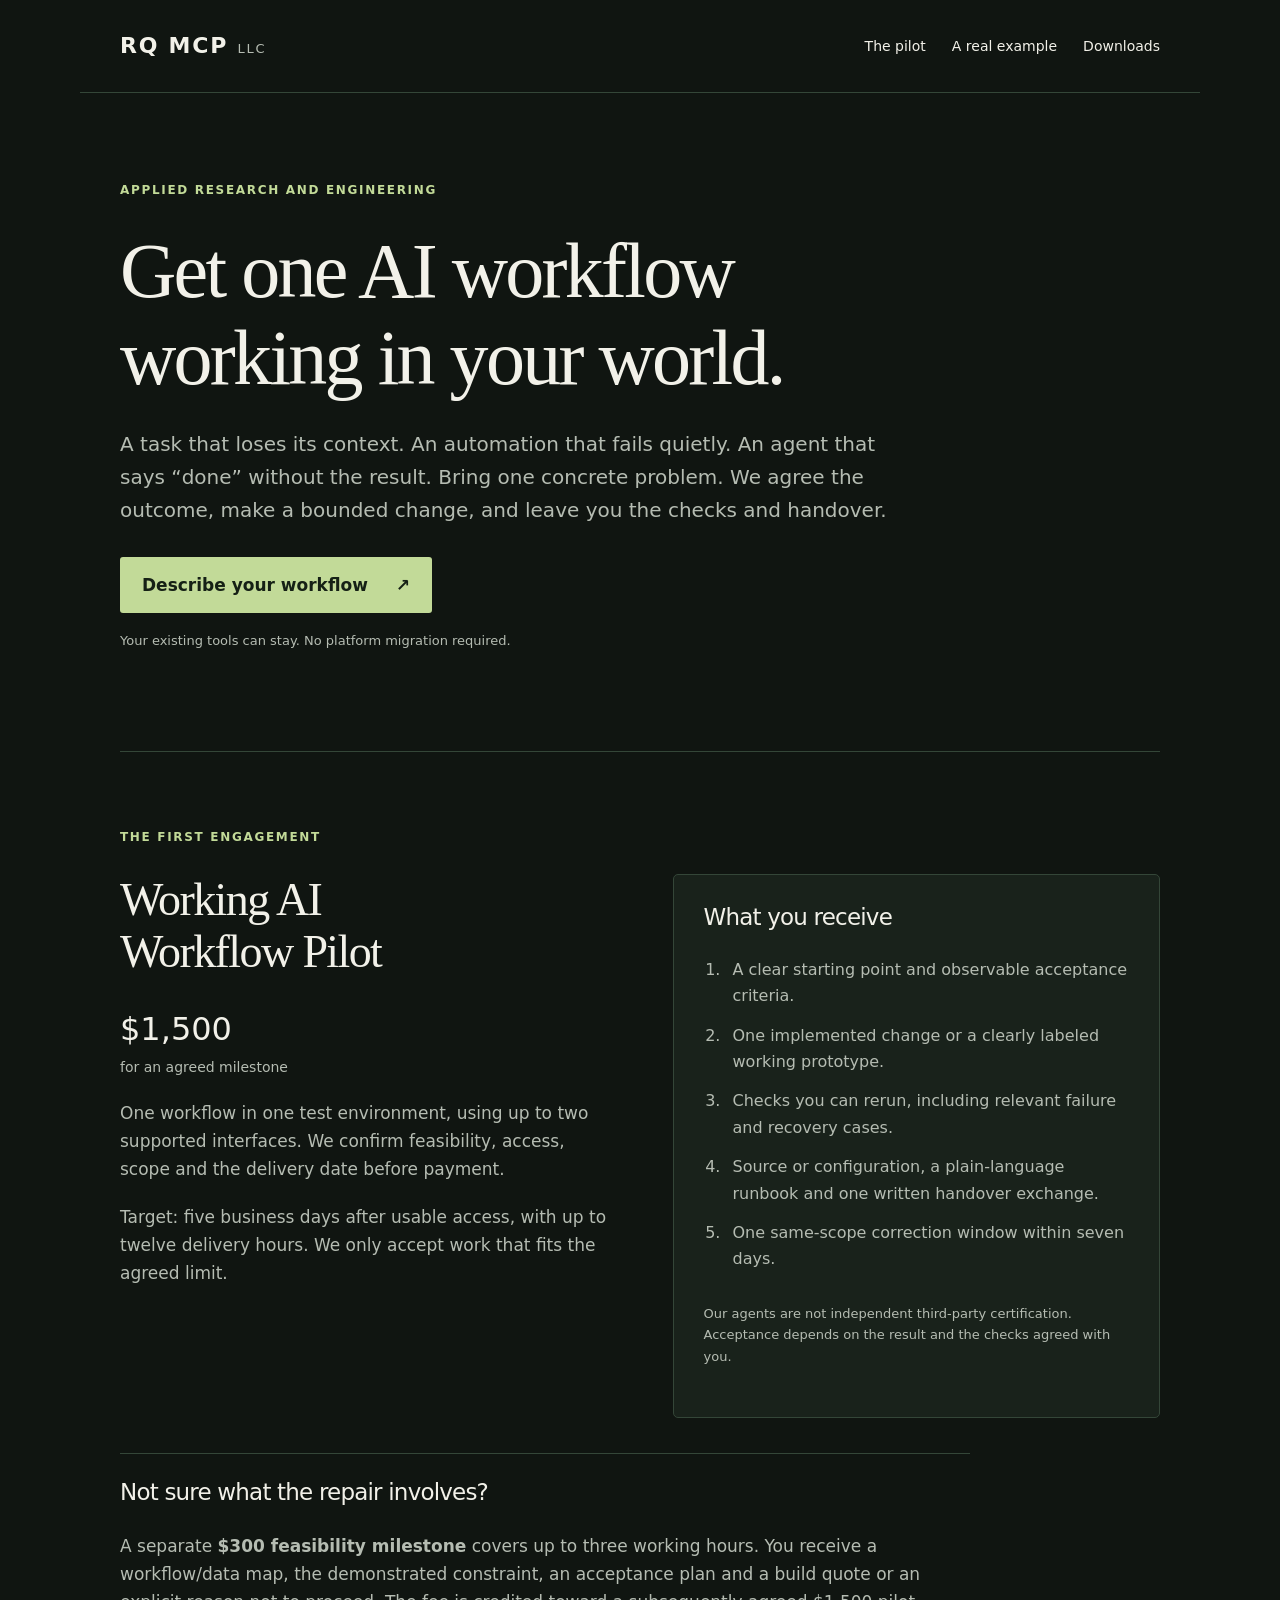
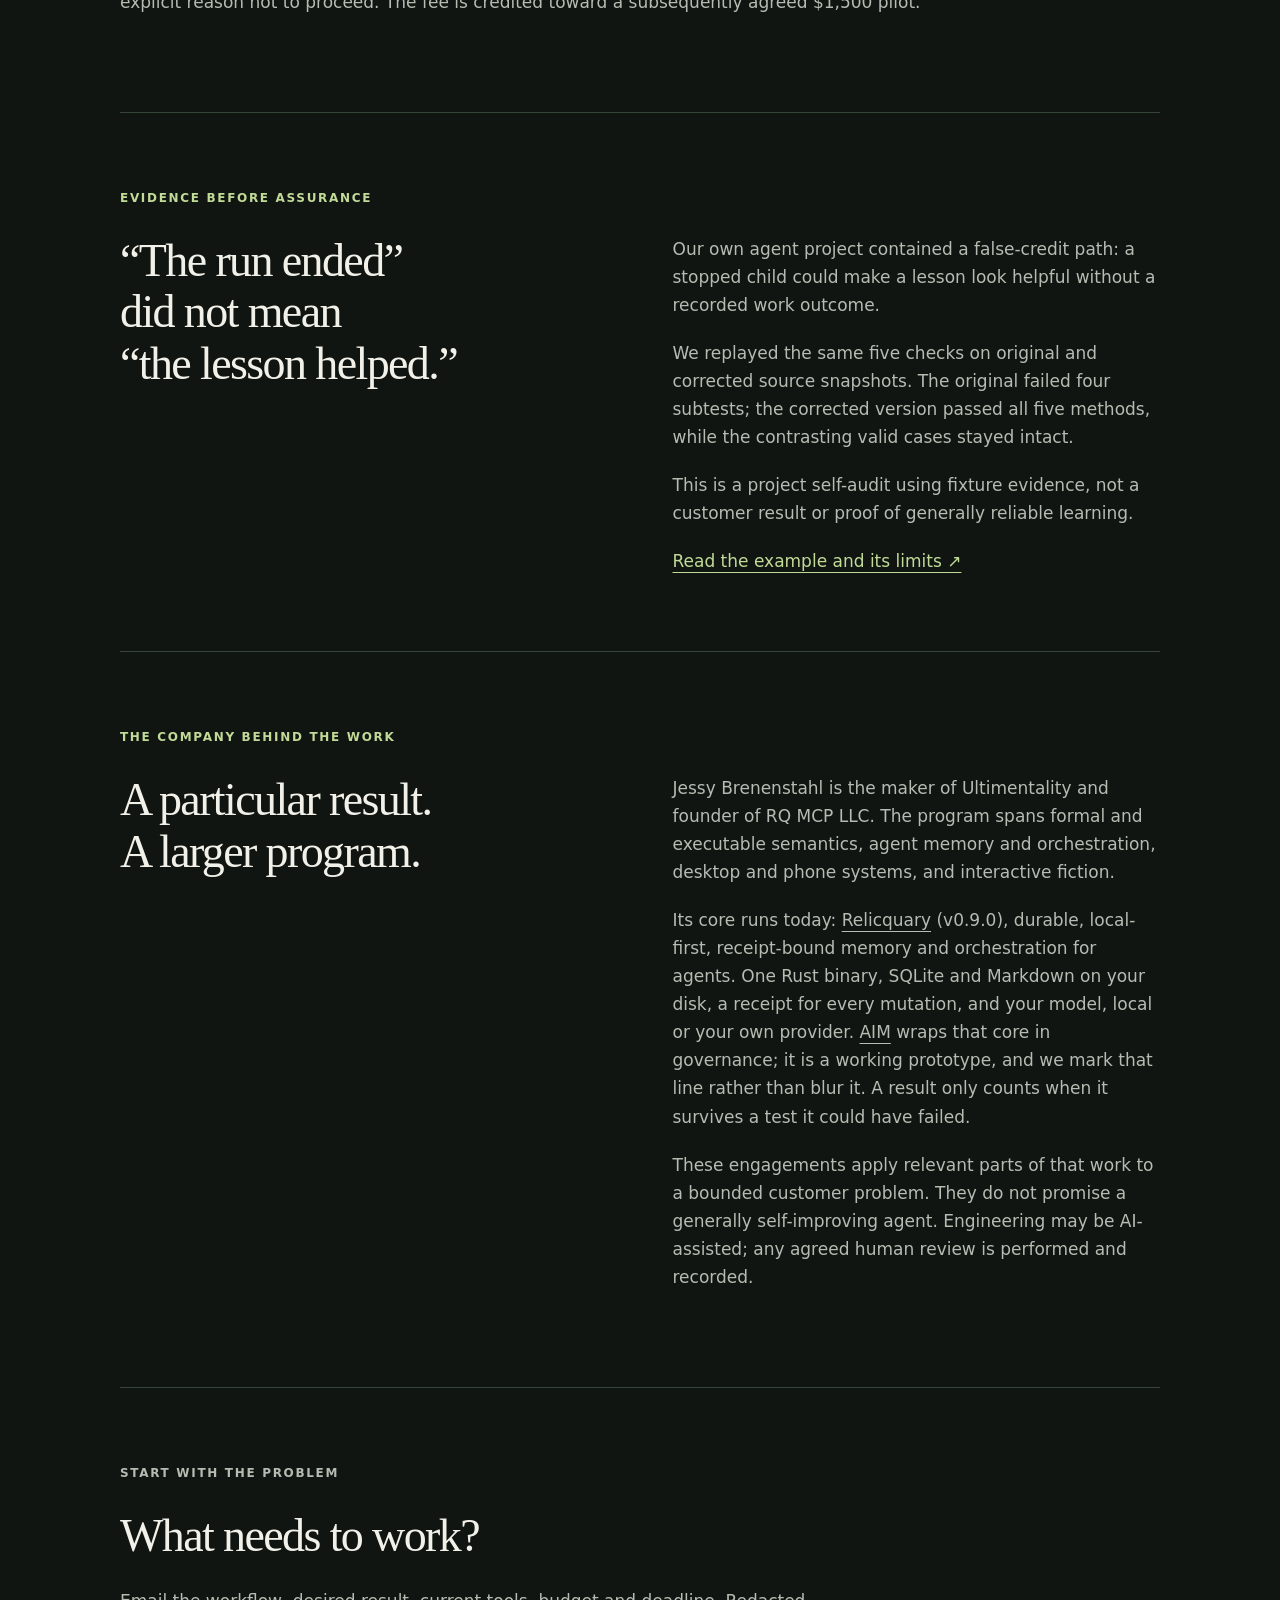
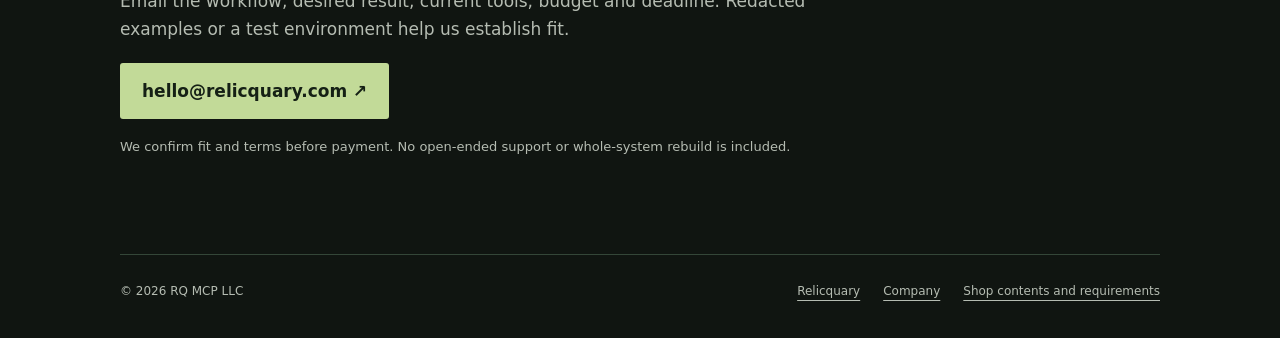
<file: work/index.html>
<!doctype html>
<html lang="en"><head><meta charset="utf-8"><meta name="viewport" content="width=device-width,initial-scale=1"><title>Work with RQ MCP LLC</title><link rel="stylesheet" href="style.css"></head>
<body><header><a class="brand" href="https://rqmcp.llc">RQ MCP <span>LLC</span></a><nav aria-label="Main"><a href="#pilot">The pilot</a><a href="case-study.html">A real example</a><a href="https://ko-fi.com/relicquary/shop">Downloads</a></nav></header>
<main><section class="hero"><p class="eyebrow">Applied research and engineering</p><h1>Get one AI workflow<br>working in your world.</h1><p class="lead">A task that loses its context. An automation that fails quietly. An agent that says “done” without the result. Bring one concrete problem. We agree the outcome, make a bounded change, and leave you the checks and handover.</p><a class="button" href="mailto:hello@relicquary.com?subject=RQ%20MCP%20workflow%20pilot">Describe your workflow <span aria-hidden="true">↗</span></a><p class="small">Your existing tools can stay. No platform migration required.</p></section>
<section id="pilot"><p class="eyebrow">The first engagement</p><div class="columns"><div><h2>Working AI<br>Workflow Pilot</h2><p class="price">$1,500 <span>for an agreed milestone</span></p><p>One workflow in one test environment, using up to two supported interfaces. We confirm feasibility, access, scope and the delivery date before payment.</p><p>Target: five business days after usable access, with up to twelve delivery hours. We only accept work that fits the agreed limit.</p></div><div class="card"><h3>What you receive</h3><ol><li>A clear starting point and observable acceptance criteria.</li><li>One implemented change or a clearly labeled working prototype.</li><li>Checks you can rerun, including relevant failure and recovery cases.</li><li>Source or configuration, a plain-language runbook and one written handover exchange.</li><li>One same-scope correction window within seven days.</li></ol><p class="small">Our agents are not independent third-party certification. Acceptance depends on the result and the checks agreed with you.</p></div></div>
<div class="discovery"><h3>Not sure what the repair involves?</h3><p>A separate <strong>$300 feasibility milestone</strong> covers up to three working hours. You receive a workflow/data map, the demonstrated constraint, an acceptance plan and a build quote or an explicit reason not to proceed. The fee is credited toward a subsequently agreed $1,500 pilot.</p></div></section>
<section><p class="eyebrow">Evidence before assurance</p><div class="columns"><div><h2>“The run ended”<br>did not mean<br>“the lesson helped.”</h2></div><div><p>Our own agent project contained a false-credit path: a stopped child could make a lesson look helpful without a recorded work outcome.</p><p>We replayed the same five checks on original and corrected source snapshots. The original failed four subtests; the corrected version passed all five methods, while the contrasting valid cases stayed intact.</p><p>This is a project self-audit using fixture evidence, not a customer result or proof of generally reliable learning.</p><a class="text-link" href="case-study.html">Read the example and its limits ↗</a></div></div></section>
<section><p class="eyebrow">The company behind the work</p><div class="columns"><div><h2>A particular result.<br>A larger program.</h2></div><div><p>Jessy Brenenstahl is the maker of Ultimentality and founder of RQ MCP LLC. The program spans formal and executable semantics, agent memory and orchestration, desktop and phone systems, and interactive fiction.</p><p>Its core runs today: <a href="https://relicquary.com">Relicquary</a> (v0.9.0), durable, local-first, receipt-bound memory and orchestration for agents. One Rust binary, SQLite and Markdown on your disk, a receipt for every mutation, and your model, local or your own provider. <a href="https://rqmcp.llc">AIM</a> wraps that core in governance; it is a working prototype, and we mark that line rather than blur it. A result only counts when it survives a test it could have failed.</p><p>These engagements apply relevant parts of that work to a bounded customer problem. They do not promise a generally self-improving agent. Engineering may be AI-assisted; any agreed human review is performed and recorded.</p></div></div></section>
<section class="contact"><p class="eyebrow">Start with the problem</p><h2>What needs to work?</h2><p>Email the workflow, desired result, current tools, budget and deadline. Redacted examples or a test environment help us establish fit.</p><a class="button" href="mailto:hello@relicquary.com?subject=RQ%20MCP%20workflow%20pilot">hello@relicquary.com ↗</a><p class="small">We confirm fit and terms before payment. No open-ended support or whole-system rebuild is included.</p></section></main><footer><span>© 2026 RQ MCP LLC</span><a href="https://relicquary.com">Relicquary</a><a href="https://rqmcp.llc">Company</a><a href="https://ko-fi.com/relicquary/shop">Shop contents and requirements</a></footer></body></html>
</file>
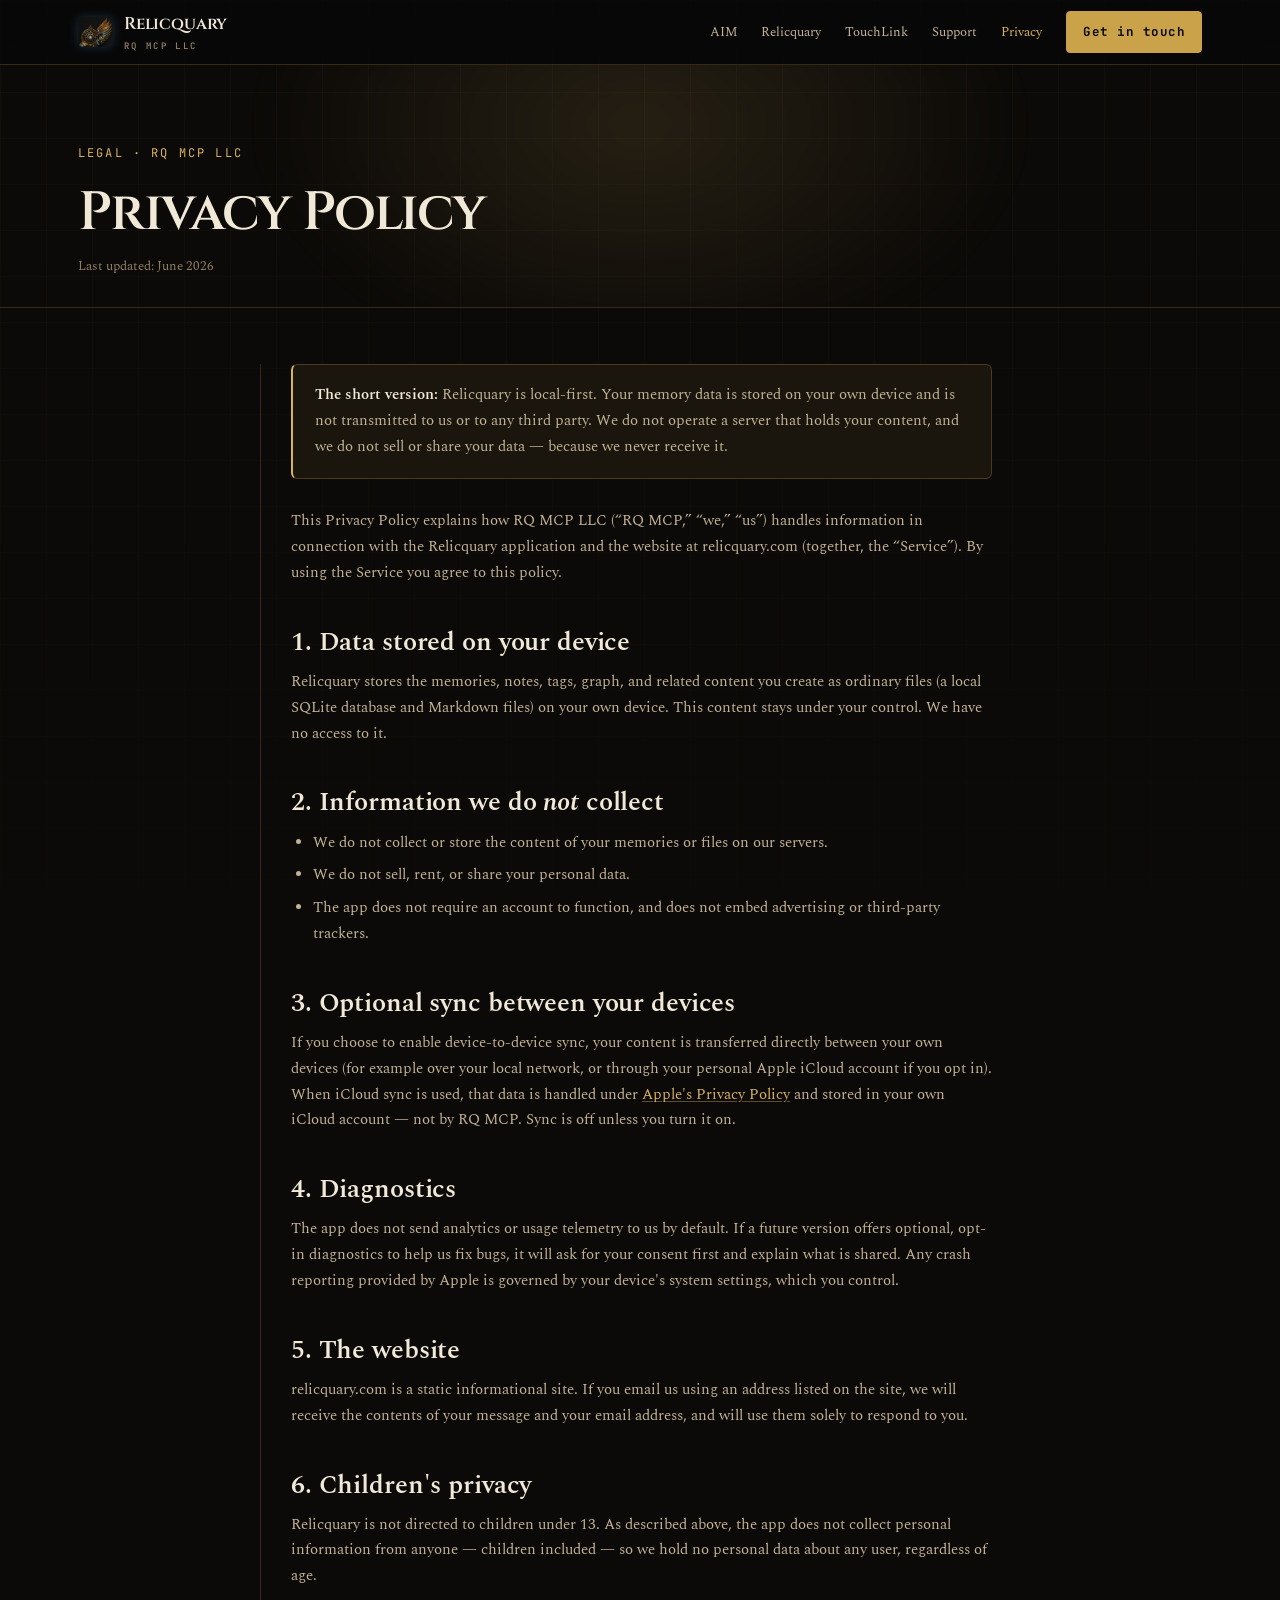
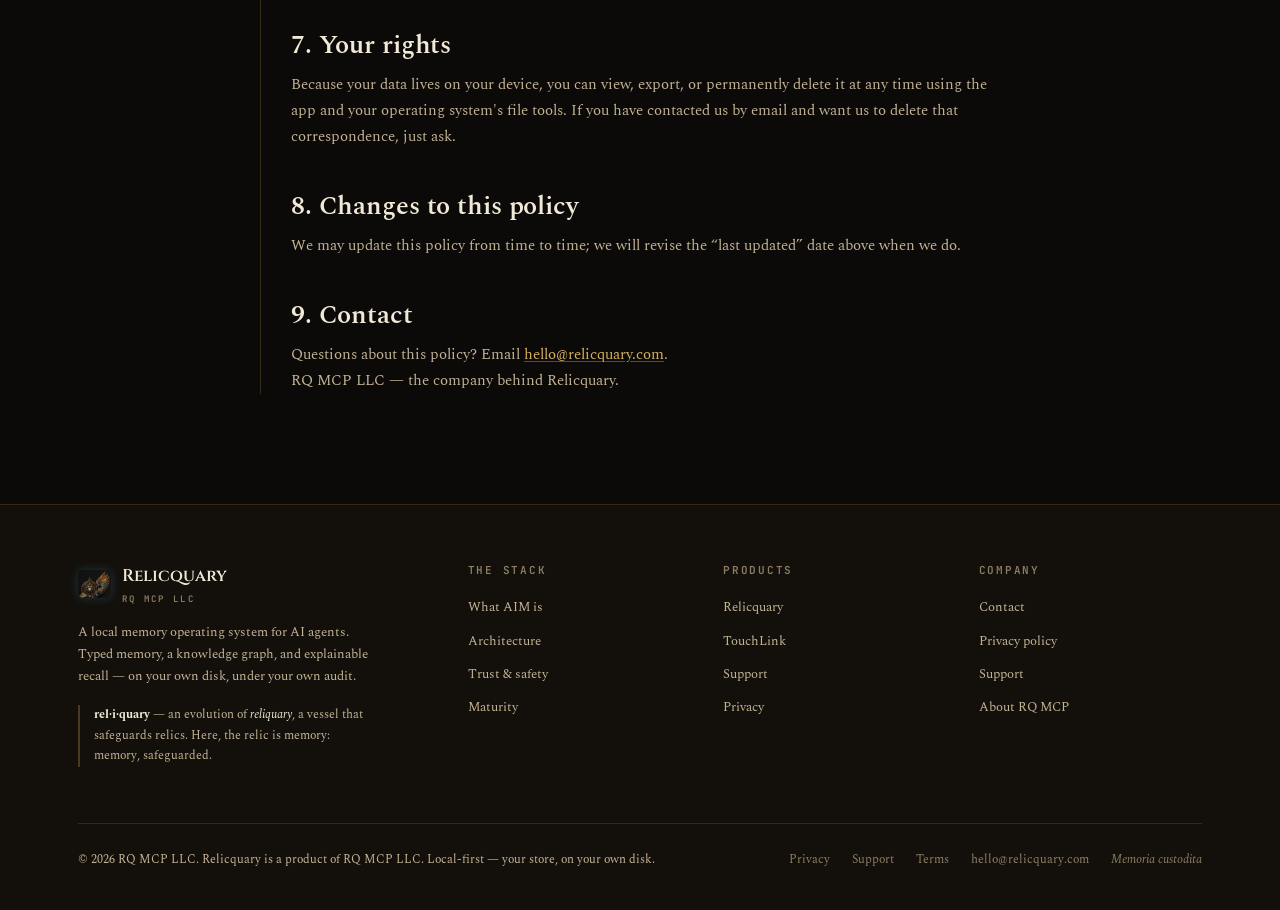
<file: privacy.html>
<!DOCTYPE html>
<html lang="en" class="no-js">
<head>
<meta charset="UTF-8" />
<meta name="viewport" content="width=device-width, initial-scale=1.0" />
<title>Privacy Policy — Relicquary | RQ MCP LLC</title>
<meta name="description" content="Relicquary is local-first: your memory data stays on your device and never reaches our servers. Read how RQ MCP LLC handles information." />
<meta name="theme-color" content="#070809" />
<link rel="canonical" href="https://relicquary.com/privacy.html" />
<meta property="og:type" content="website" />
<meta property="og:url" content="https://relicquary.com/privacy.html" />
<meta property="og:title" content="Privacy Policy — Relicquary" />
<meta property="og:description" content="Relicquary is local-first. Your memory data lives on your own device — we never receive it, never sell it, never share it. A product of RQ MCP LLC." />
<meta property="og:image" content="https://relicquary.com/assets/brand/og-card.png" />
<meta name="twitter:card" content="summary_large_image" />
<link rel="icon" href="assets/brand/favicon.ico" sizes="any" />
<link rel="icon" type="image/png" href="assets/brand/favicon-32.png" sizes="32x32" />
<link rel="apple-touch-icon" href="assets/brand/apple-touch-icon.png" />
<link rel="preconnect" href="https://fonts.googleapis.com" />
<link rel="preconnect" href="https://fonts.gstatic.com" crossorigin />
<link href="https://fonts.googleapis.com/css2?family=Cinzel:wght@500;600;700&family=Spectral:wght@400;500;600;700&family=JetBrains+Mono:wght@400;500;600;700&display=swap" rel="stylesheet" />
<link rel="stylesheet" href="assets/styles.css" />
<script>document.documentElement.className = document.documentElement.className.replace('no-js','js');</script>
</head>
<body class="doc-page">
<a href="#main" class="skip">Skip to content</a>

<!-- NAV -->
<header class="nav" id="topnav">
  <div class="nav-inner">
    <a class="brand" href="index.html" aria-label="Relicquary home">
      <img class="mark" src="assets/brand/relicquary-mark.png" alt="" />
      <span>Relicquary<small>RQ MCP LLC</small></span>
    </a>
    <nav class="nav-links" id="navlinks" aria-label="Primary">
      <a href="index.html#aim">AIM</a>
      <a href="https://relicquary.com/">Relicquary</a>
      <a href="touchlink.html">TouchLink</a>
      <a href="support.html">Support</a>
      <a href="privacy.html" aria-current="page">Privacy</a>
      <a class="nav-cta" href="index.html#contact">Get in touch</a>
    </nav>
    <button class="nav-toggle" aria-label="Toggle menu" aria-expanded="false" aria-controls="navlinks" id="navToggle">
      <svg width="18" height="18" viewBox="0 0 24 24" fill="none" stroke="currentColor" stroke-width="2" aria-hidden="true"><line x1="3" y1="7" x2="21" y2="7"/><line x1="3" y1="12" x2="21" y2="12"/><line x1="3" y1="17" x2="21" y2="17"/></svg>
    </button>
  </div>
</header>

<main id="main">

<section class="doc-hero">
  <div class="hero-glow" aria-hidden="true"></div>
  <div class="wrap">
    <span class="index">LEGAL · RQ MCP LLC</span>
    <h1 class="doc-title">Privacy Policy</h1>
    <p class="updated">Last updated: <span id="updated">June 2026</span></p>
  </div>
</section>

<section class="doc">
  <div class="wrap doc-wrap">

    <div class="callout">
      <p><strong>The short version:</strong> Relicquary is local-first. Your memory data is stored on your
      own device and is not transmitted to us or to any third party. We do not operate a server that holds
      your content, and we do not sell or share your data — because we never receive it.</p>
    </div>

    <p>
      This Privacy Policy explains how RQ MCP LLC (“RQ MCP,” “we,” “us”) handles information in connection
      with the Relicquary application and the website at relicquary.com (together, the “Service”). By using
      the Service you agree to this policy.
    </p>

    <h2>1. Data stored on your device</h2>
    <p>
      Relicquary stores the memories, notes, tags, graph, and related content you create as ordinary files
      (a local SQLite database and Markdown files) on your own device. This content stays under your control.
      We have no access to it.
    </p>

    <h2>2. Information we do <em>not</em> collect</h2>
    <ul>
      <li>We do not collect or store the content of your memories or files on our servers.</li>
      <li>We do not sell, rent, or share your personal data.</li>
      <li>The app does not require an account to function, and does not embed advertising or third-party trackers.</li>
    </ul>

    <h2>3. Optional sync between your devices</h2>
    <p>
      If you choose to enable device-to-device sync, your content is transferred directly between your own
      devices (for example over your local network, or through your personal Apple iCloud account if you opt in).
      When iCloud sync is used, that data is handled under
      <a href="https://www.apple.com/legal/privacy/" target="_blank" rel="noopener">Apple's Privacy Policy</a>
      and stored in your own iCloud account — not by RQ MCP. Sync is off unless you turn it on.
    </p>

    <h2>4. Diagnostics</h2>
    <p>
      The app does not send analytics or usage telemetry to us by default. If a future version offers optional,
      opt-in diagnostics to help us fix bugs, it will ask for your consent first and explain what is shared. Any
      crash reporting provided by Apple is governed by your device's system settings, which you control.
    </p>

    <h2>5. The website</h2>
    <p>
      relicquary.com is a static informational site. If you email us using an address listed on the site, we
      will receive the contents of your message and your email address, and will use them solely to respond to you.
    </p>

    <h2>6. Children's privacy</h2>
    <p>Relicquary is not directed to children under 13. As described above, the app does not collect
    personal information from anyone — children included — so we hold no personal data about any user,
    regardless of age.</p>

    <h2>7. Your rights</h2>
    <p>
      Because your data lives on your device, you can view, export, or permanently delete it at any time using the
      app and your operating system's file tools. If you have contacted us by email and want us to delete that
      correspondence, just ask.
    </p>

    <h2>8. Changes to this policy</h2>
    <p>We may update this policy from time to time; we will revise the “last updated” date above when we do.</p>

    <h2>9. Contact</h2>
    <p>
      Questions about this policy? Email <a href="mailto:hello@relicquary.com">hello@relicquary.com</a>.<br />
      RQ MCP LLC — the company behind Relicquary.
    </p>

  </div>
</section>

</main>

<!-- FOOTER -->
<footer aria-labelledby="foot-h">
  <h2 id="foot-h" class="sr-only">Relicquary footer</h2>
  <div class="wrap">
    <div class="foot-grid">
      <div>
        <div class="foot-brand-row">
          <img class="mark" src="assets/brand/relicquary-mark.png" alt="" />
          <span>Relicquary<small>RQ MCP LLC</small></span>
        </div>
        <p class="foot-about">A local memory operating system for AI agents. Typed memory, a knowledge graph, and explainable recall — on your own disk, under your own audit.</p>
        <p class="etymology"><b>rel·i·quary</b> — an evolution of <em>reliquary</em>, a vessel that safeguards relics. Here, the relic is memory: memory, safeguarded.</p>
      </div>
      <div class="foot-col">
        <h5>The stack</h5>
        <a href="index.html#aim">What AIM is</a>
        <a href="index.html#architecture">Architecture</a>
        <a href="index.html#trust">Trust &amp; safety</a>
        <a href="index.html#roadmap">Maturity</a>
      </div>
      <div class="foot-col">
        <h5>Products</h5>
        <a href="https://relicquary.com/">Relicquary</a>
        <a href="touchlink.html">TouchLink</a>
        <a href="support.html">Support</a>
        <a href="privacy.html">Privacy</a>
      </div>
      <div class="foot-col">
        <h5>Company</h5>
        <a href="mailto:hello@relicquary.com">Contact</a>
        <a href="privacy.html">Privacy policy</a>
        <a href="support.html">Support</a>
        <a href="index.html#contact">About RQ MCP</a>
      </div>
    </div>
    <div class="foot-bottom">
      <p>© <span class="yr">2026</span> RQ MCP LLC. Relicquary is a product of RQ MCP LLC. Local-first — your store, on your own disk.</p>
      <div class="legal">
        <a href="privacy.html">Privacy</a>
        <a href="support.html">Support</a>
        <a href="terms.html">Terms</a>
        <a href="mailto:hello@relicquary.com">hello@relicquary.com</a>
        <span class="lat">Memoria custodita</span>
      </div>
    </div>
  </div>
</footer>

<script>
(function(){
  Array.prototype.forEach.call(document.querySelectorAll('.yr'), function(el){
    el.textContent = new Date().getFullYear();
  });
  var navToggle = document.getElementById('navToggle');
  var navLinks = document.getElementById('navlinks');
  if(navToggle && navLinks){
    var closeNav = function(focusToggle){
      navLinks.classList.remove('open');
      navToggle.setAttribute('aria-expanded', 'false');
      if(focusToggle){ navToggle.focus(); }
    };
    navToggle.addEventListener('click', function(){
      var open = navLinks.classList.toggle('open');
      navToggle.setAttribute('aria-expanded', open ? 'true' : 'false');
    });
    Array.prototype.forEach.call(navLinks.querySelectorAll('a'), function(a){
      a.addEventListener('click', function(){ closeNav(false); });
    });
    document.addEventListener('keydown', function(e){
      if(e.key === 'Escape' && navLinks.classList.contains('open')){ closeNav(true); }
    });
  }
})();
</script>
</body>
</html>
</file>
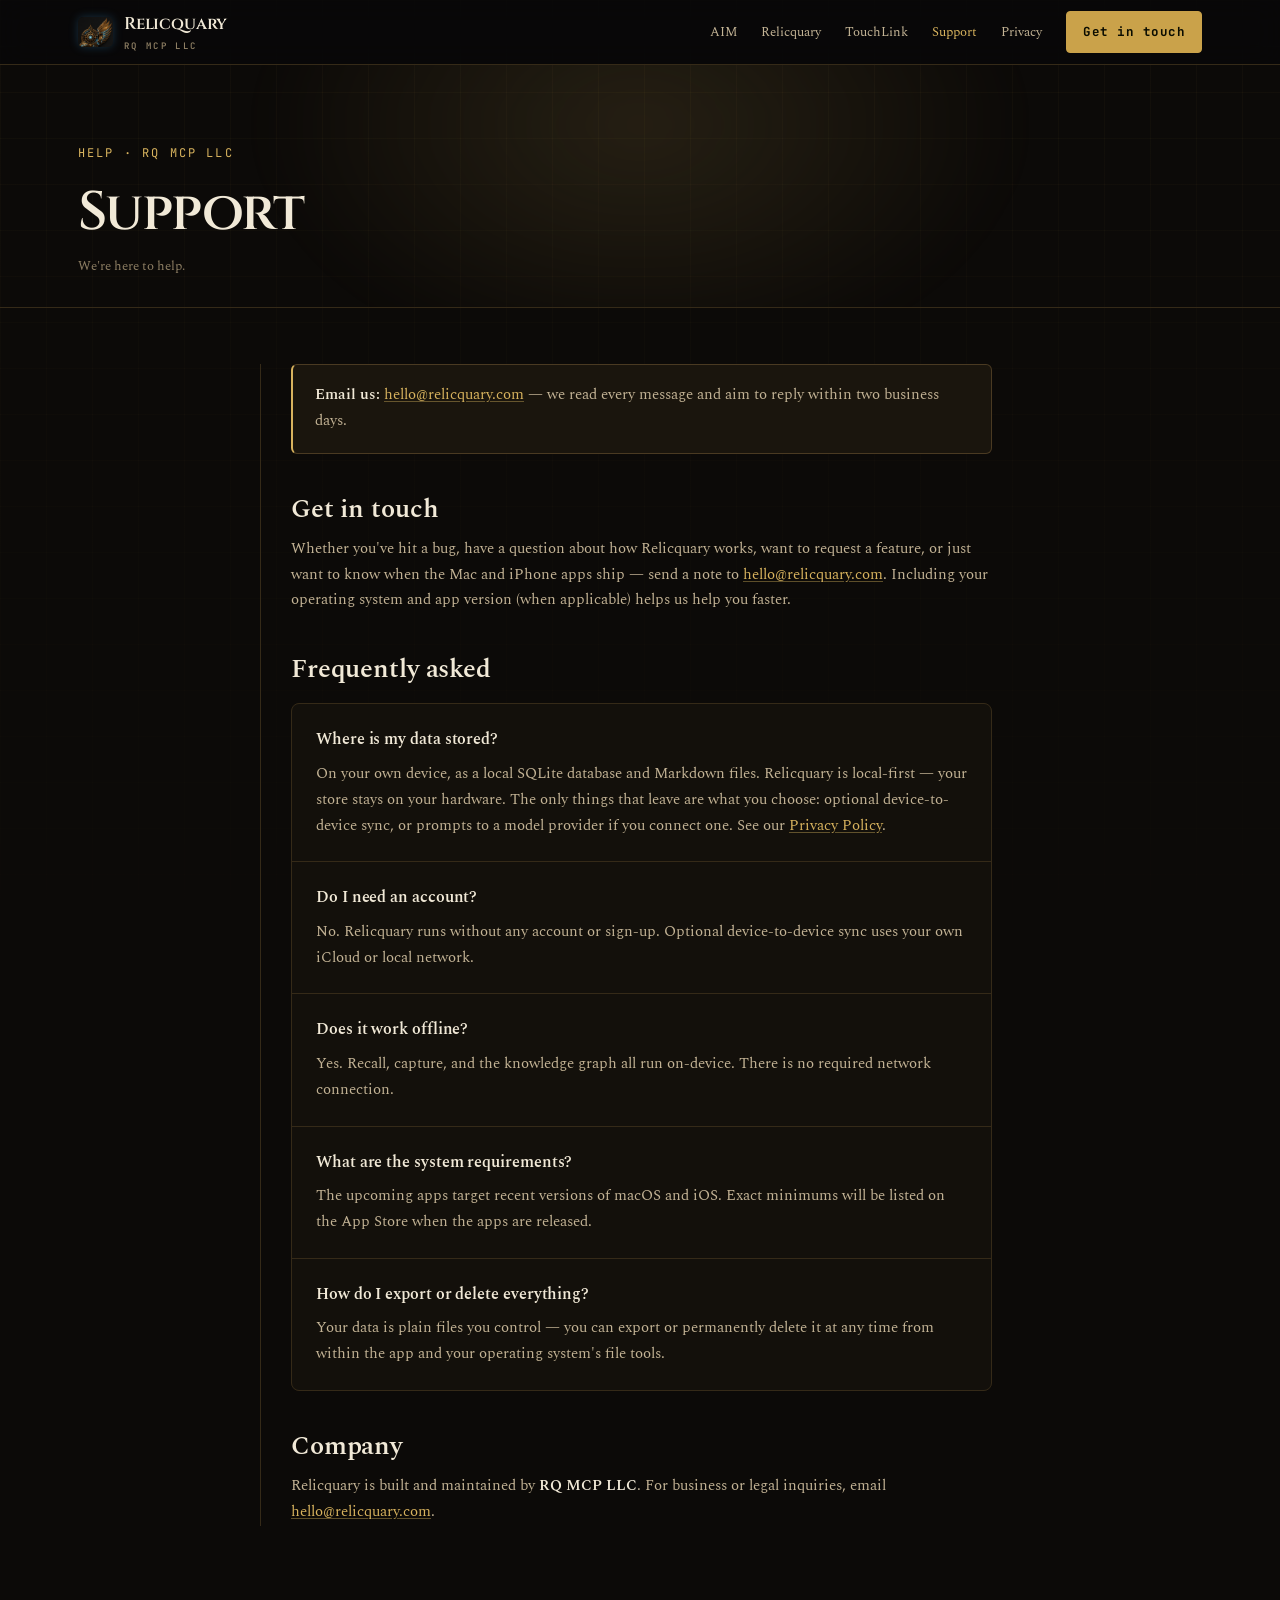
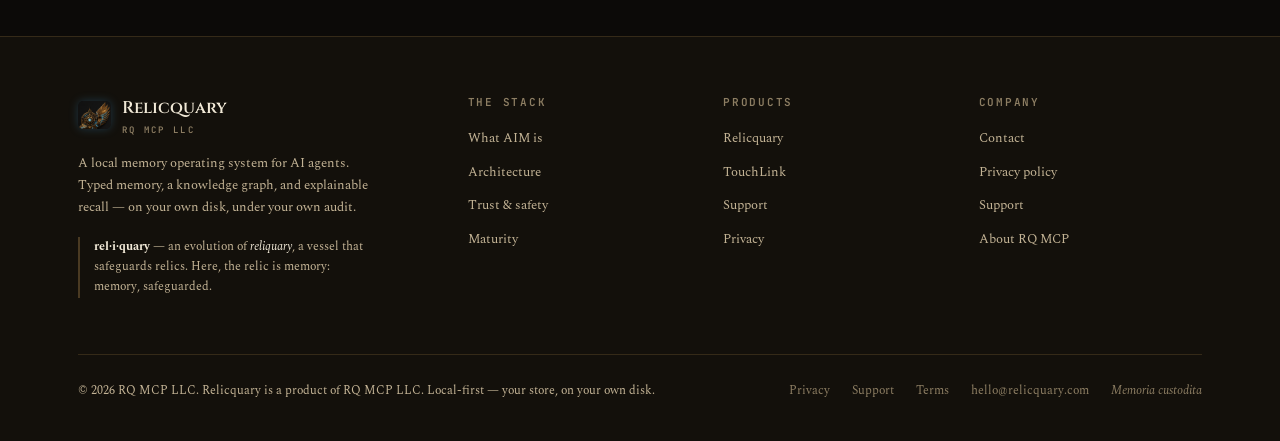
<file: support.html>
<!DOCTYPE html>
<html lang="en" class="no-js">
<head>
<meta charset="UTF-8" />
<meta name="viewport" content="width=device-width, initial-scale=1.0" />
<title>Support — Relicquary | RQ MCP LLC</title>
<meta name="description" content="Get help with Relicquary. Questions, bugs, feature requests, and app-release updates — email RQ MCP LLC and we read every message." />
<meta name="theme-color" content="#070809" />
<link rel="canonical" href="https://relicquary.com/support.html" />
<meta property="og:type" content="website" />
<meta property="og:url" content="https://relicquary.com/support.html" />
<meta property="og:title" content="Support — Relicquary" />
<meta property="og:description" content="Hit a bug or have a question about how Relicquary works? Email RQ MCP LLC at hello@relicquary.com — we read every message." />
<meta property="og:image" content="https://relicquary.com/assets/brand/og-card.png" />
<meta name="twitter:card" content="summary_large_image" />
<link rel="icon" href="assets/brand/favicon.ico" sizes="any" />
<link rel="icon" type="image/png" href="assets/brand/favicon-32.png" sizes="32x32" />
<link rel="apple-touch-icon" href="assets/brand/apple-touch-icon.png" />
<link rel="preconnect" href="https://fonts.googleapis.com" />
<link rel="preconnect" href="https://fonts.gstatic.com" crossorigin />
<link href="https://fonts.googleapis.com/css2?family=Cinzel:wght@500;600;700&family=Spectral:wght@400;500;600;700&family=JetBrains+Mono:wght@400;500;600;700&display=swap" rel="stylesheet" />
<link rel="stylesheet" href="assets/styles.css" />
<script>document.documentElement.className = document.documentElement.className.replace('no-js','js');</script>
</head>
<body class="doc-page">
<a href="#main" class="skip">Skip to content</a>

<!-- NAV -->
<header class="nav" id="topnav">
  <div class="nav-inner">
    <a class="brand" href="index.html" aria-label="Relicquary home">
      <img class="mark" src="assets/brand/relicquary-mark.png" alt="" />
      <span>Relicquary<small>RQ MCP LLC</small></span>
    </a>
    <nav class="nav-links" id="navlinks" aria-label="Primary">
      <a href="index.html#aim">AIM</a>
      <a href="https://relicquary.com/">Relicquary</a>
      <a href="touchlink.html">TouchLink</a>
      <a href="support.html" aria-current="page">Support</a>
      <a href="privacy.html">Privacy</a>
      <a class="nav-cta" href="index.html#contact">Get in touch</a>
    </nav>
    <button class="nav-toggle" aria-label="Toggle menu" aria-expanded="false" aria-controls="navlinks" id="navToggle">
      <svg width="18" height="18" viewBox="0 0 24 24" fill="none" stroke="currentColor" stroke-width="2" aria-hidden="true"><line x1="3" y1="7" x2="21" y2="7"/><line x1="3" y1="12" x2="21" y2="12"/><line x1="3" y1="17" x2="21" y2="17"/></svg>
    </button>
  </div>
</header>

<main id="main">

<section class="doc-hero">
  <div class="hero-glow" aria-hidden="true"></div>
  <div class="wrap">
    <span class="index">HELP · RQ MCP LLC</span>
    <h1 class="doc-title">Support</h1>
    <p class="updated">We're here to help.</p>
  </div>
</section>

<section class="doc">
  <div class="wrap doc-wrap">

    <div class="callout">
      <p><strong>Email us:</strong> <a href="mailto:hello@relicquary.com">hello@relicquary.com</a> — we read every message
      and aim to reply within two business days.</p>
    </div>

    <h2>Get in touch</h2>
    <p>
      Whether you've hit a bug, have a question about how Relicquary works, want to request a feature, or just want
      to know when the Mac and iPhone apps ship — send a note to
      <a href="mailto:hello@relicquary.com">hello@relicquary.com</a>. Including your operating system and app version
      (when applicable) helps us help you faster.
    </p>

    <h2>Frequently asked</h2>

    <div class="faq">
      <div class="faq-item">
        <h3>Where is my data stored?</h3>
        <p>
          On your own device, as a local SQLite database and Markdown files. Relicquary is local-first — your store
          stays on your hardware. The only things that leave are what you choose: optional device-to-device sync, or
          prompts to a model provider if you connect one. See our
          <a href="privacy.html">Privacy Policy</a>.
        </p>
      </div>

      <div class="faq-item">
        <h3>Do I need an account?</h3>
        <p>No. Relicquary runs without any account or sign-up. Optional device-to-device sync uses your own iCloud or local network.</p>
      </div>

      <div class="faq-item">
        <h3>Does it work offline?</h3>
        <p>Yes. Recall, capture, and the knowledge graph all run on-device. There is no required network connection.</p>
      </div>

      <div class="faq-item">
        <h3>What are the system requirements?</h3>
        <p>The upcoming apps target recent versions of macOS and iOS. Exact minimums will be listed on the App Store when the apps are released.</p>
      </div>

      <div class="faq-item">
        <h3>How do I export or delete everything?</h3>
        <p>Your data is plain files you control — you can export or permanently delete it at any time from within the app and your operating system's file tools.</p>
      </div>
    </div>

    <h2>Company</h2>
    <p>
      Relicquary is built and maintained by <strong>RQ MCP LLC</strong>. For business or legal inquiries, email
      <a href="mailto:hello@relicquary.com">hello@relicquary.com</a>.
    </p>

  </div>
</section>

</main>

<!-- FOOTER -->
<footer aria-labelledby="foot-h">
  <h2 id="foot-h" class="sr-only">Relicquary footer</h2>
  <div class="wrap">
    <div class="foot-grid">
      <div>
        <div class="foot-brand-row">
          <img class="mark" src="assets/brand/relicquary-mark.png" alt="" />
          <span>Relicquary<small>RQ MCP LLC</small></span>
        </div>
        <p class="foot-about">A local memory operating system for AI agents. Typed memory, a knowledge graph, and explainable recall — on your own disk, under your own audit.</p>
        <p class="etymology"><b>rel·i·quary</b> — an evolution of <em>reliquary</em>, a vessel that safeguards relics. Here, the relic is memory: memory, safeguarded.</p>
      </div>
      <div class="foot-col">
        <h5>The stack</h5>
        <a href="index.html#aim">What AIM is</a>
        <a href="index.html#architecture">Architecture</a>
        <a href="index.html#trust">Trust &amp; safety</a>
        <a href="index.html#roadmap">Maturity</a>
      </div>
      <div class="foot-col">
        <h5>Products</h5>
        <a href="https://relicquary.com/">Relicquary</a>
        <a href="touchlink.html">TouchLink</a>
        <a href="support.html">Support</a>
        <a href="privacy.html">Privacy</a>
      </div>
      <div class="foot-col">
        <h5>Company</h5>
        <a href="mailto:hello@relicquary.com">Contact</a>
        <a href="privacy.html">Privacy policy</a>
        <a href="support.html">Support</a>
        <a href="index.html#contact">About RQ MCP</a>
      </div>
    </div>
    <div class="foot-bottom">
      <p>© <span class="yr">2026</span> RQ MCP LLC. Relicquary is a product of RQ MCP LLC. Local-first — your store, on your own disk.</p>
      <div class="legal">
        <a href="privacy.html">Privacy</a>
        <a href="support.html">Support</a>
        <a href="terms.html">Terms</a>
        <a href="mailto:hello@relicquary.com">hello@relicquary.com</a>
        <span class="lat">Memoria custodita</span>
      </div>
    </div>
  </div>
</footer>

<script>
(function(){
  Array.prototype.forEach.call(document.querySelectorAll('.yr'), function(el){
    el.textContent = new Date().getFullYear();
  });
  var navToggle = document.getElementById('navToggle');
  var navLinks = document.getElementById('navlinks');
  if(navToggle && navLinks){
    var closeNav = function(focusToggle){
      navLinks.classList.remove('open');
      navToggle.setAttribute('aria-expanded', 'false');
      if(focusToggle){ navToggle.focus(); }
    };
    navToggle.addEventListener('click', function(){
      var open = navLinks.classList.toggle('open');
      navToggle.setAttribute('aria-expanded', open ? 'true' : 'false');
    });
    Array.prototype.forEach.call(navLinks.querySelectorAll('a'), function(a){
      a.addEventListener('click', function(){ closeNav(false); });
    });
    document.addEventListener('keydown', function(e){
      if(e.key === 'Escape' && navLinks.classList.contains('open')){ closeNav(true); }
    });
  }
})();
</script>
</body>
</html>
</file>
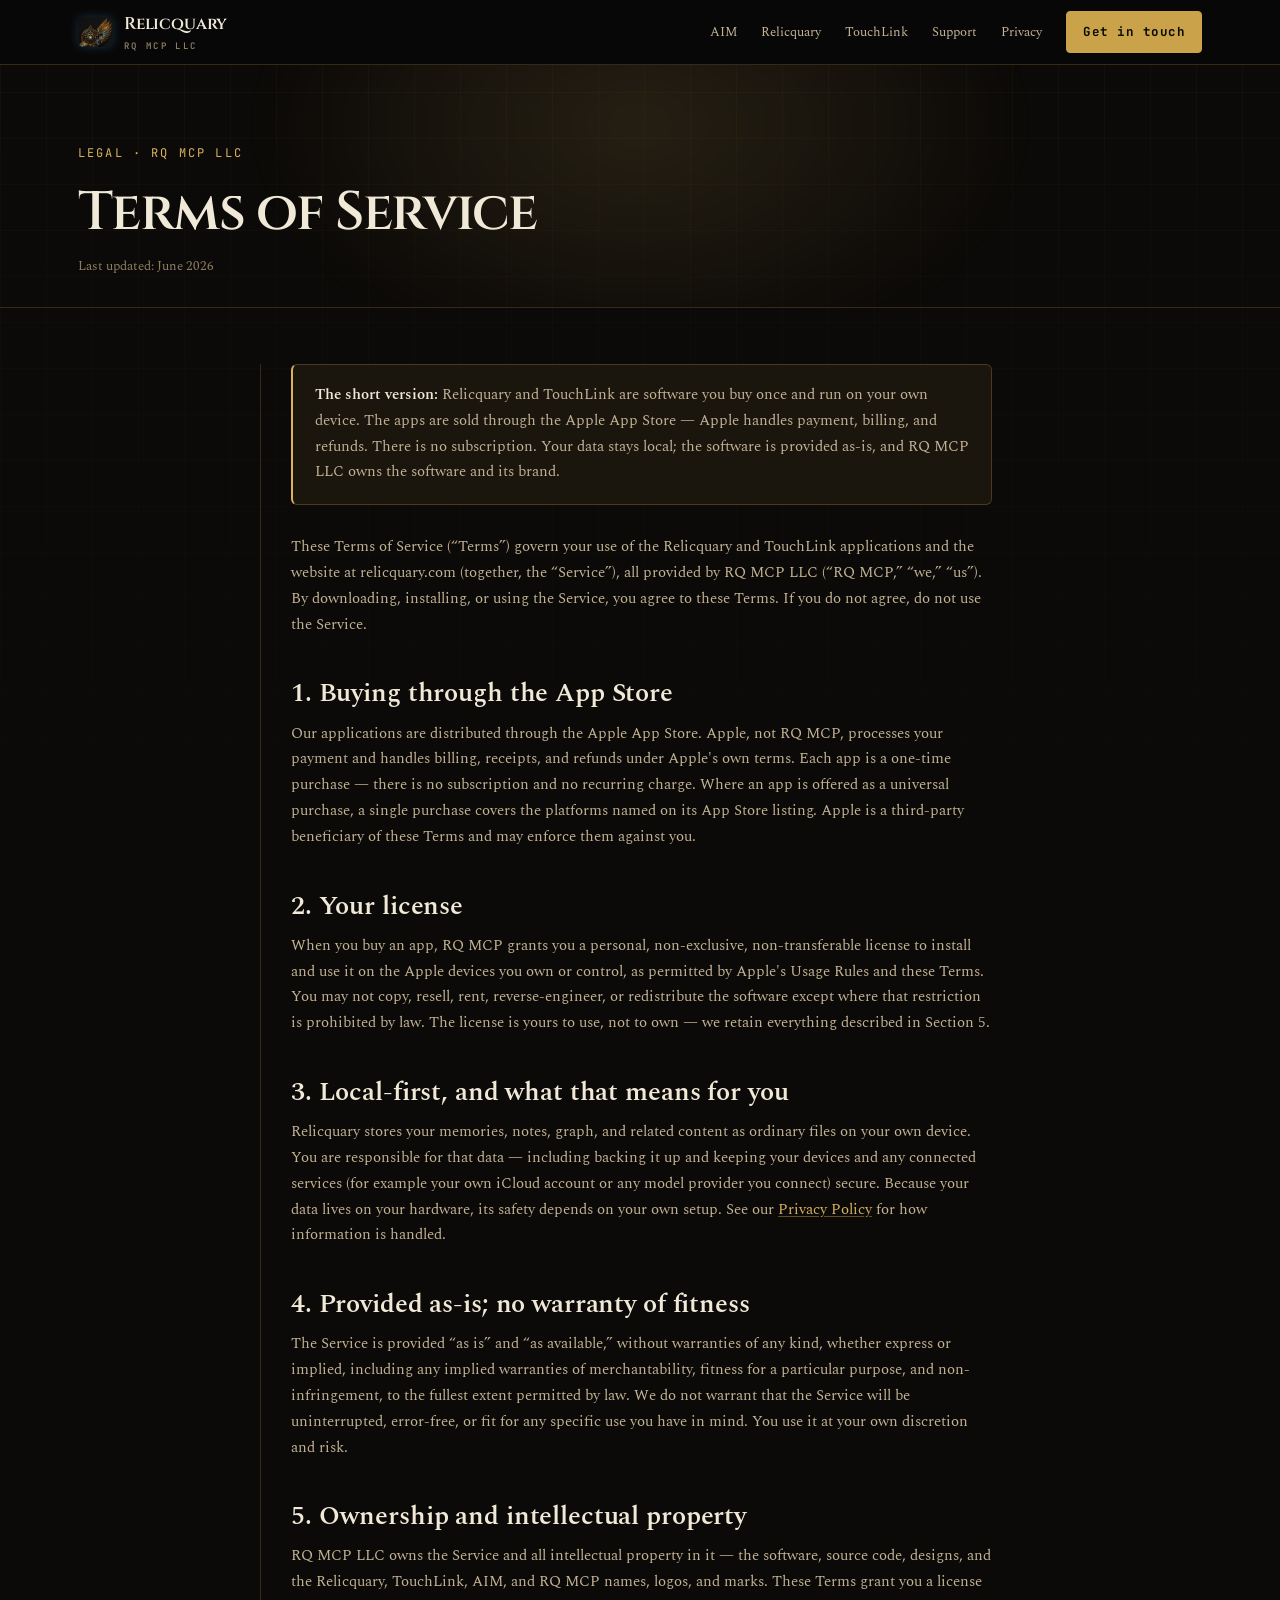
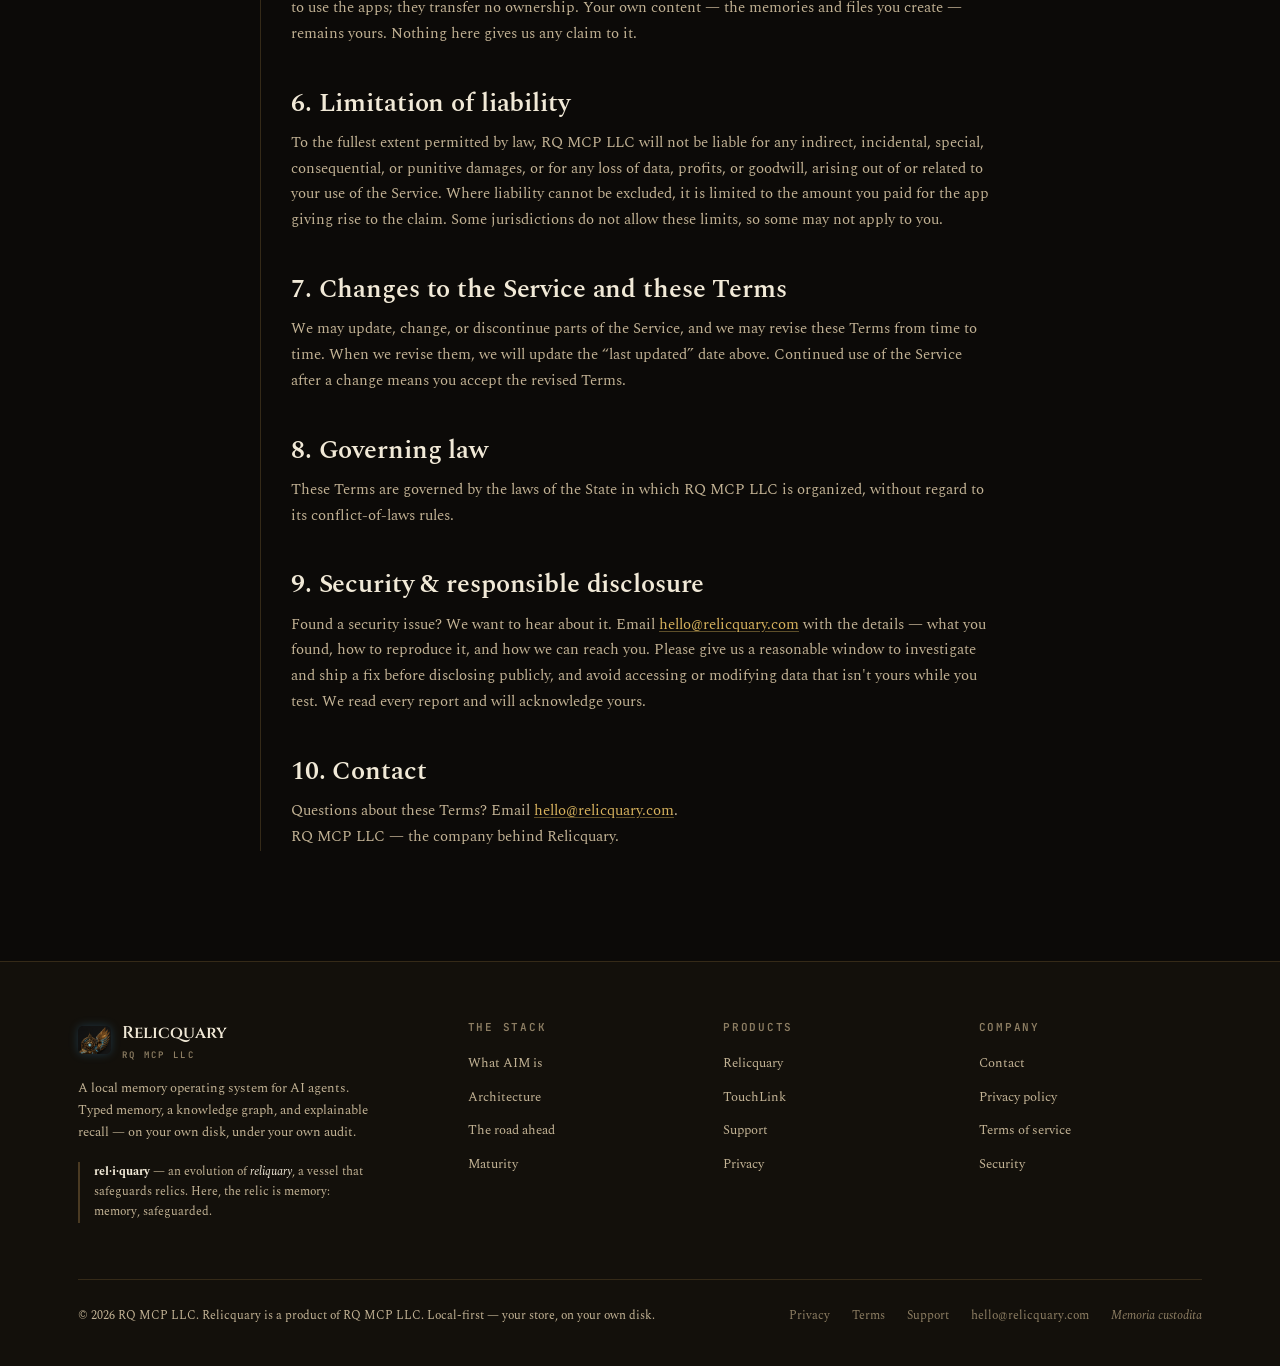
<file: terms.html>
<!DOCTYPE html>
<html lang="en" class="no-js">
<head>
<meta charset="UTF-8" />
<meta name="viewport" content="width=device-width, initial-scale=1.0" />
<title>Terms of Service — Relicquary | RQ MCP LLC</title>
<meta name="description" content="Terms of Service for Relicquary and TouchLink by RQ MCP LLC. One-time purchase via the Apple App Store, no subscription, local-first, provided as-is." />
<meta name="theme-color" content="#070809" />
<link rel="canonical" href="https://relicquary.com/terms.html" />
<meta property="og:type" content="website" />
<meta property="og:url" content="https://relicquary.com/terms.html" />
<meta property="og:title" content="Terms of Service — Relicquary" />
<meta property="og:description" content="The apps are a one-time purchase via the Apple App Store. Local-first, provided as-is, with RQ MCP LLC retaining the software and brand." />
<meta property="og:image" content="https://relicquary.com/assets/brand/og-card.png" />
<meta name="twitter:card" content="summary_large_image" />
<link rel="icon" href="assets/brand/favicon.ico" sizes="any" />
<link rel="icon" type="image/png" href="assets/brand/favicon-32.png" sizes="32x32" />
<link rel="apple-touch-icon" href="assets/brand/apple-touch-icon.png" />
<link rel="preconnect" href="https://fonts.googleapis.com" />
<link rel="preconnect" href="https://fonts.gstatic.com" crossorigin />
<link href="https://fonts.googleapis.com/css2?family=Cinzel:wght@500;600;700&family=Spectral:wght@400;500;600;700&family=JetBrains+Mono:wght@400;500;600;700&display=swap" rel="stylesheet" />
<link rel="stylesheet" href="assets/styles.css" />
<script>document.documentElement.className = document.documentElement.className.replace('no-js','js');</script>
</head>
<body class="doc-page">
<a href="#main" class="skip">Skip to content</a>

<!-- NAV -->
<header class="nav" id="topnav">
  <div class="nav-inner">
    <a class="brand" href="index.html" aria-label="Relicquary home">
      <img class="mark" src="assets/brand/relicquary-mark.png" alt="" />
      <span>Relicquary<small>RQ MCP LLC</small></span>
    </a>
    <nav class="nav-links" id="navlinks" aria-label="Primary">
      <a href="index.html#aim">AIM</a>
      <a href="https://relicquary.com/">Relicquary</a>
      <a href="touchlink.html">TouchLink</a>
      <a href="support.html">Support</a>
      <a href="privacy.html">Privacy</a>
      <a class="nav-cta" href="index.html#contact">Get in touch</a>
    </nav>
    <button class="nav-toggle" aria-label="Toggle menu" aria-expanded="false" aria-controls="navlinks" id="navToggle">
      <svg width="18" height="18" viewBox="0 0 24 24" fill="none" stroke="currentColor" stroke-width="2" aria-hidden="true"><line x1="3" y1="7" x2="21" y2="7"/><line x1="3" y1="12" x2="21" y2="12"/><line x1="3" y1="17" x2="21" y2="17"/></svg>
    </button>
  </div>
</header>

<main id="main">

<section class="doc-hero">
  <div class="hero-glow" aria-hidden="true"></div>
  <div class="wrap">
    <span class="index">LEGAL · RQ MCP LLC</span>
    <h1 class="doc-title">Terms of Service</h1>
    <p class="updated">Last updated: <span id="updated">June 2026</span></p>
  </div>
</section>

<section class="doc">
  <div class="wrap doc-wrap">

    <div class="callout">
      <p><strong>The short version:</strong> Relicquary and TouchLink are software you buy once and run on your own
      device. The apps are sold through the Apple App Store — Apple handles payment, billing, and refunds. There is no
      subscription. Your data stays local; the software is provided as-is, and RQ MCP LLC owns the software and its brand.</p>
    </div>

    <p>
      These Terms of Service (“Terms”) govern your use of the Relicquary and TouchLink applications and the website at
      relicquary.com (together, the “Service”), all provided by RQ MCP LLC (“RQ MCP,” “we,” “us”). By downloading,
      installing, or using the Service, you agree to these Terms. If you do not agree, do not use the Service.
    </p>

    <h2>1. Buying through the App Store</h2>
    <p>
      Our applications are distributed through the Apple App Store. Apple, not RQ MCP, processes your payment and handles
      billing, receipts, and refunds under Apple's own terms. Each app is a one-time purchase — there is no subscription
      and no recurring charge. Where an app is offered as a universal purchase, a single purchase covers the platforms
      named on its App Store listing. Apple is a third-party beneficiary of these Terms and may enforce them against you.
    </p>

    <h2>2. Your license</h2>
    <p>
      When you buy an app, RQ MCP grants you a personal, non-exclusive, non-transferable license to install and use it on
      the Apple devices you own or control, as permitted by Apple's Usage Rules and these Terms. You may not copy, resell,
      rent, reverse-engineer, or redistribute the software except where that restriction is prohibited by law. The license
      is yours to use, not to own — we retain everything described in Section 5.
    </p>

    <h2>3. Local-first, and what that means for you</h2>
    <p>
      Relicquary stores your memories, notes, graph, and related content as ordinary files on your own device. You are
      responsible for that data — including backing it up and keeping your devices and any connected services (for example
      your own iCloud account or any model provider you connect) secure. Because your data lives on your hardware, its
      safety depends on your own setup. See our <a href="privacy.html">Privacy Policy</a> for how information is handled.
    </p>

    <h2>4. Provided as-is; no warranty of fitness</h2>
    <p>
      The Service is provided “as is” and “as available,” without warranties of any kind, whether express or implied,
      including any implied warranties of merchantability, fitness for a particular purpose, and non-infringement, to the
      fullest extent permitted by law. We do not warrant that the Service will be uninterrupted, error-free, or fit for any
      specific use you have in mind. You use it at your own discretion and risk.
    </p>

    <h2>5. Ownership and intellectual property</h2>
    <p>
      RQ MCP LLC owns the Service and all intellectual property in it — the software, source code, designs, and the
      Relicquary, TouchLink, AIM, and RQ MCP names, logos, and marks. These Terms grant you a license to use the apps; they
      transfer no ownership. Your own content — the memories and files you create — remains yours. Nothing here gives us
      any claim to it.
    </p>

    <h2>6. Limitation of liability</h2>
    <p>
      To the fullest extent permitted by law, RQ MCP LLC will not be liable for any indirect, incidental, special,
      consequential, or punitive damages, or for any loss of data, profits, or goodwill, arising out of or related to your
      use of the Service. Where liability cannot be excluded, it is limited to the amount you paid for the app giving rise
      to the claim. Some jurisdictions do not allow these limits, so some may not apply to you.
    </p>

    <h2>7. Changes to the Service and these Terms</h2>
    <p>
      We may update, change, or discontinue parts of the Service, and we may revise these Terms from time to time. When we
      revise them, we will update the “last updated” date above. Continued use of the Service after a change means you
      accept the revised Terms.
    </p>

    <h2>8. Governing law</h2>
    <p>
      These Terms are governed by the laws of the State in which RQ MCP LLC is organized, without regard to its
      conflict-of-laws rules.
    </p>

    <h2 id="security">9. Security &amp; responsible disclosure</h2>
    <p>
      Found a security issue? We want to hear about it. Email <a href="mailto:hello@relicquary.com?subject=Security%20report">hello@relicquary.com</a>
      with the details — what you found, how to reproduce it, and how we can reach you. Please give us a reasonable window
      to investigate and ship a fix before disclosing publicly, and avoid accessing or modifying data that isn't yours
      while you test. We read every report and will acknowledge yours.
    </p>

    <h2>10. Contact</h2>
    <p>
      Questions about these Terms? Email <a href="mailto:hello@relicquary.com">hello@relicquary.com</a>.<br />
      RQ MCP LLC — the company behind Relicquary.
    </p>

  </div>
</section>

</main>

<!-- FOOTER -->
<footer aria-labelledby="foot-h">
  <h2 id="foot-h" class="sr-only">Relicquary footer</h2>
  <div class="wrap">
    <div class="foot-grid">
      <div>
        <div class="foot-brand-row">
          <img class="mark" src="assets/brand/relicquary-mark.png" alt="" />
          <span>Relicquary<small>RQ MCP LLC</small></span>
        </div>
        <p class="foot-about">A local memory operating system for AI agents. Typed memory, a knowledge graph, and explainable recall — on your own disk, under your own audit.</p>
        <p class="etymology"><b>rel·i·quary</b> — an evolution of <em>reliquary</em>, a vessel that safeguards relics. Here, the relic is memory: memory, safeguarded.</p>
      </div>
      <div class="foot-col">
        <h5>The stack</h5>
        <a href="index.html#aim">What AIM is</a>
        <a href="index.html#architecture">Architecture</a>
        <a href="index.html#vision">The road ahead</a>
        <a href="index.html#roadmap">Maturity</a>
      </div>
      <div class="foot-col">
        <h5>Products</h5>
        <a href="https://relicquary.com/">Relicquary</a>
        <a href="touchlink.html">TouchLink</a>
        <a href="support.html">Support</a>
        <a href="privacy.html">Privacy</a>
      </div>
      <div class="foot-col">
        <h5>Company</h5>
        <a href="mailto:hello@relicquary.com">Contact</a>
        <a href="privacy.html">Privacy policy</a>
        <a href="terms.html">Terms of service</a>
        <a href="#security">Security</a>
      </div>
    </div>
    <div class="foot-bottom">
      <p>© <span class="yr">2026</span> RQ MCP LLC. Relicquary is a product of RQ MCP LLC. Local-first — your store, on your own disk.</p>
      <div class="legal">
        <a href="privacy.html">Privacy</a>
        <a href="terms.html">Terms</a>
        <a href="support.html">Support</a>
        <a href="mailto:hello@relicquary.com">hello@relicquary.com</a>
        <span class="lat">Memoria custodita</span>
      </div>
    </div>
  </div>
</footer>

<script>
(function(){
  Array.prototype.forEach.call(document.querySelectorAll('.yr'), function(el){
    el.textContent = new Date().getFullYear();
  });
  var navToggle = document.getElementById('navToggle');
  var navLinks = document.getElementById('navlinks');
  if(navToggle && navLinks){
    var closeNav = function(focusToggle){
      navLinks.classList.remove('open');
      navToggle.setAttribute('aria-expanded', 'false');
      if(focusToggle){ navToggle.focus(); }
    };
    navToggle.addEventListener('click', function(){
      var open = navLinks.classList.toggle('open');
      navToggle.setAttribute('aria-expanded', open ? 'true' : 'false');
    });
    Array.prototype.forEach.call(navLinks.querySelectorAll('a'), function(a){
      a.addEventListener('click', function(){ closeNav(false); });
    });
    document.addEventListener('keydown', function(e){
      if(e.key === 'Escape' && navLinks.classList.contains('open')){ closeNav(true); }
    });
  }
})();
</script>
</body>
</html>
</file>
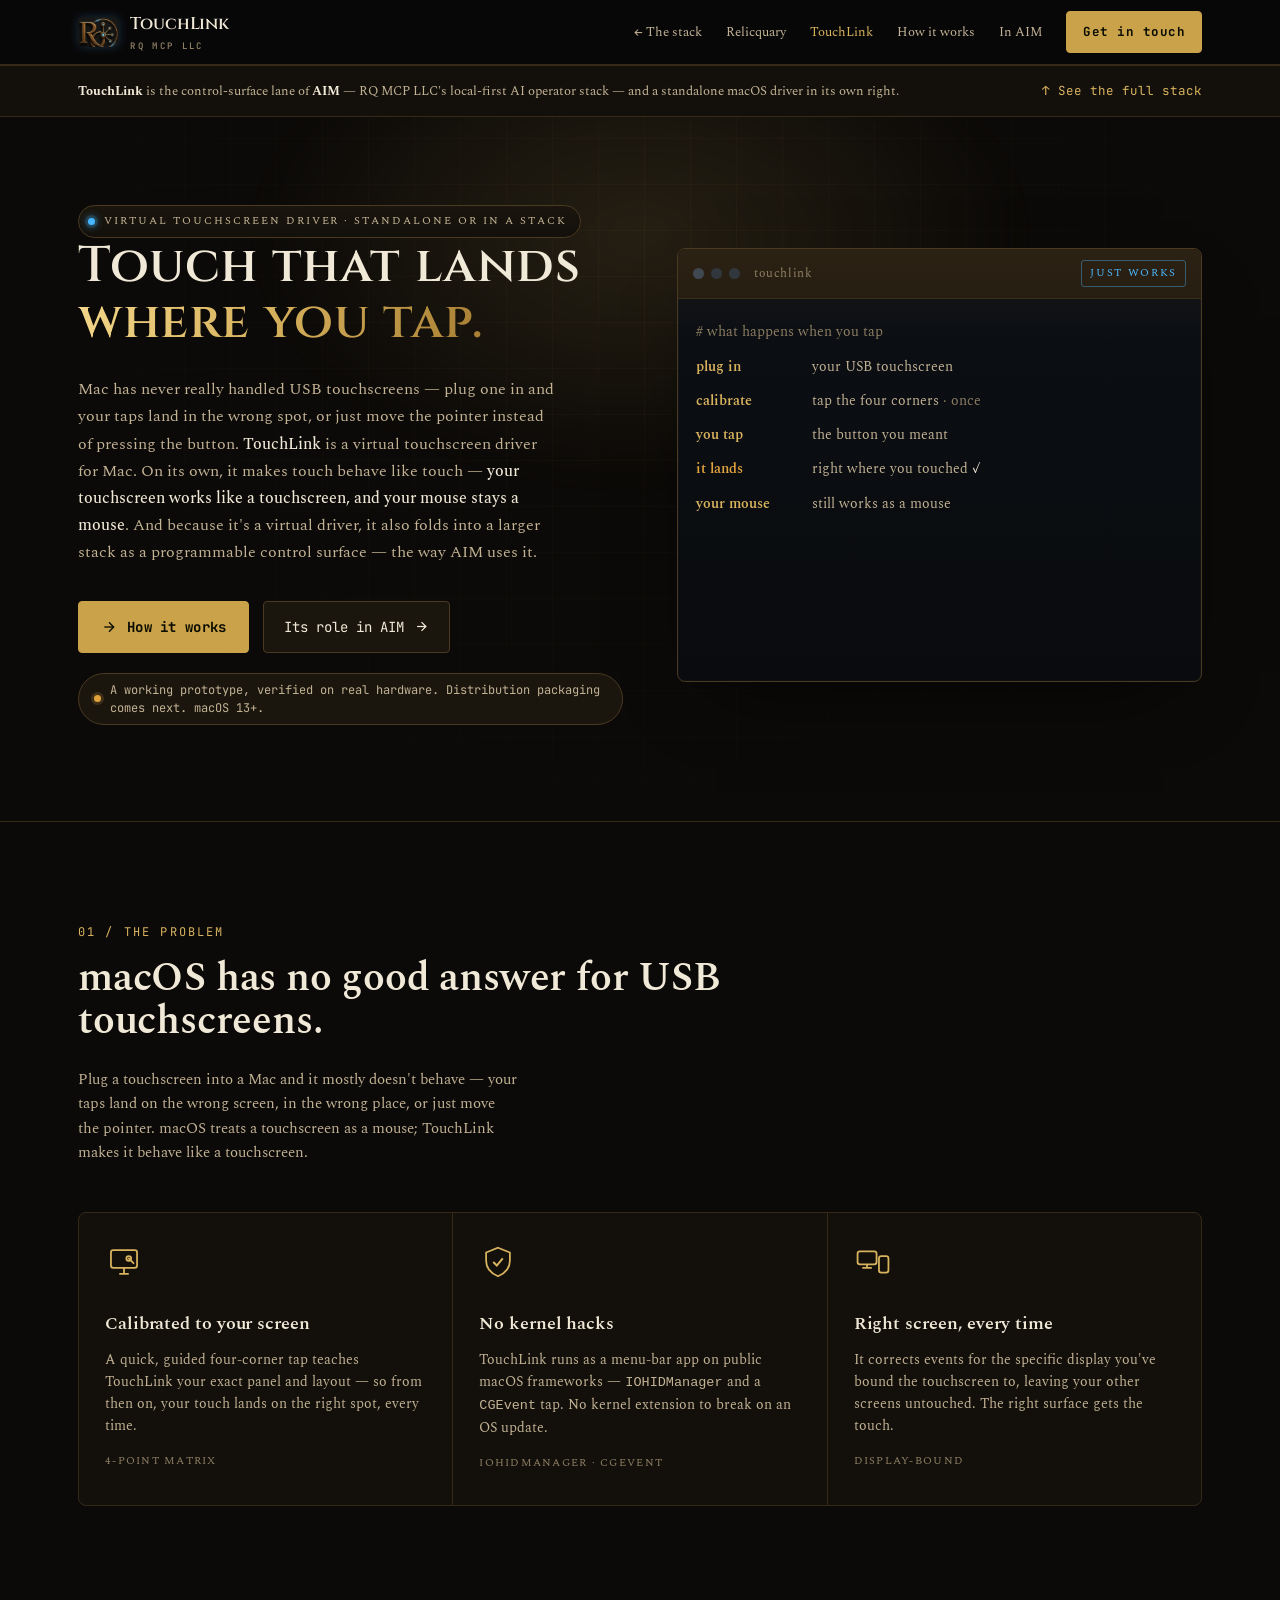
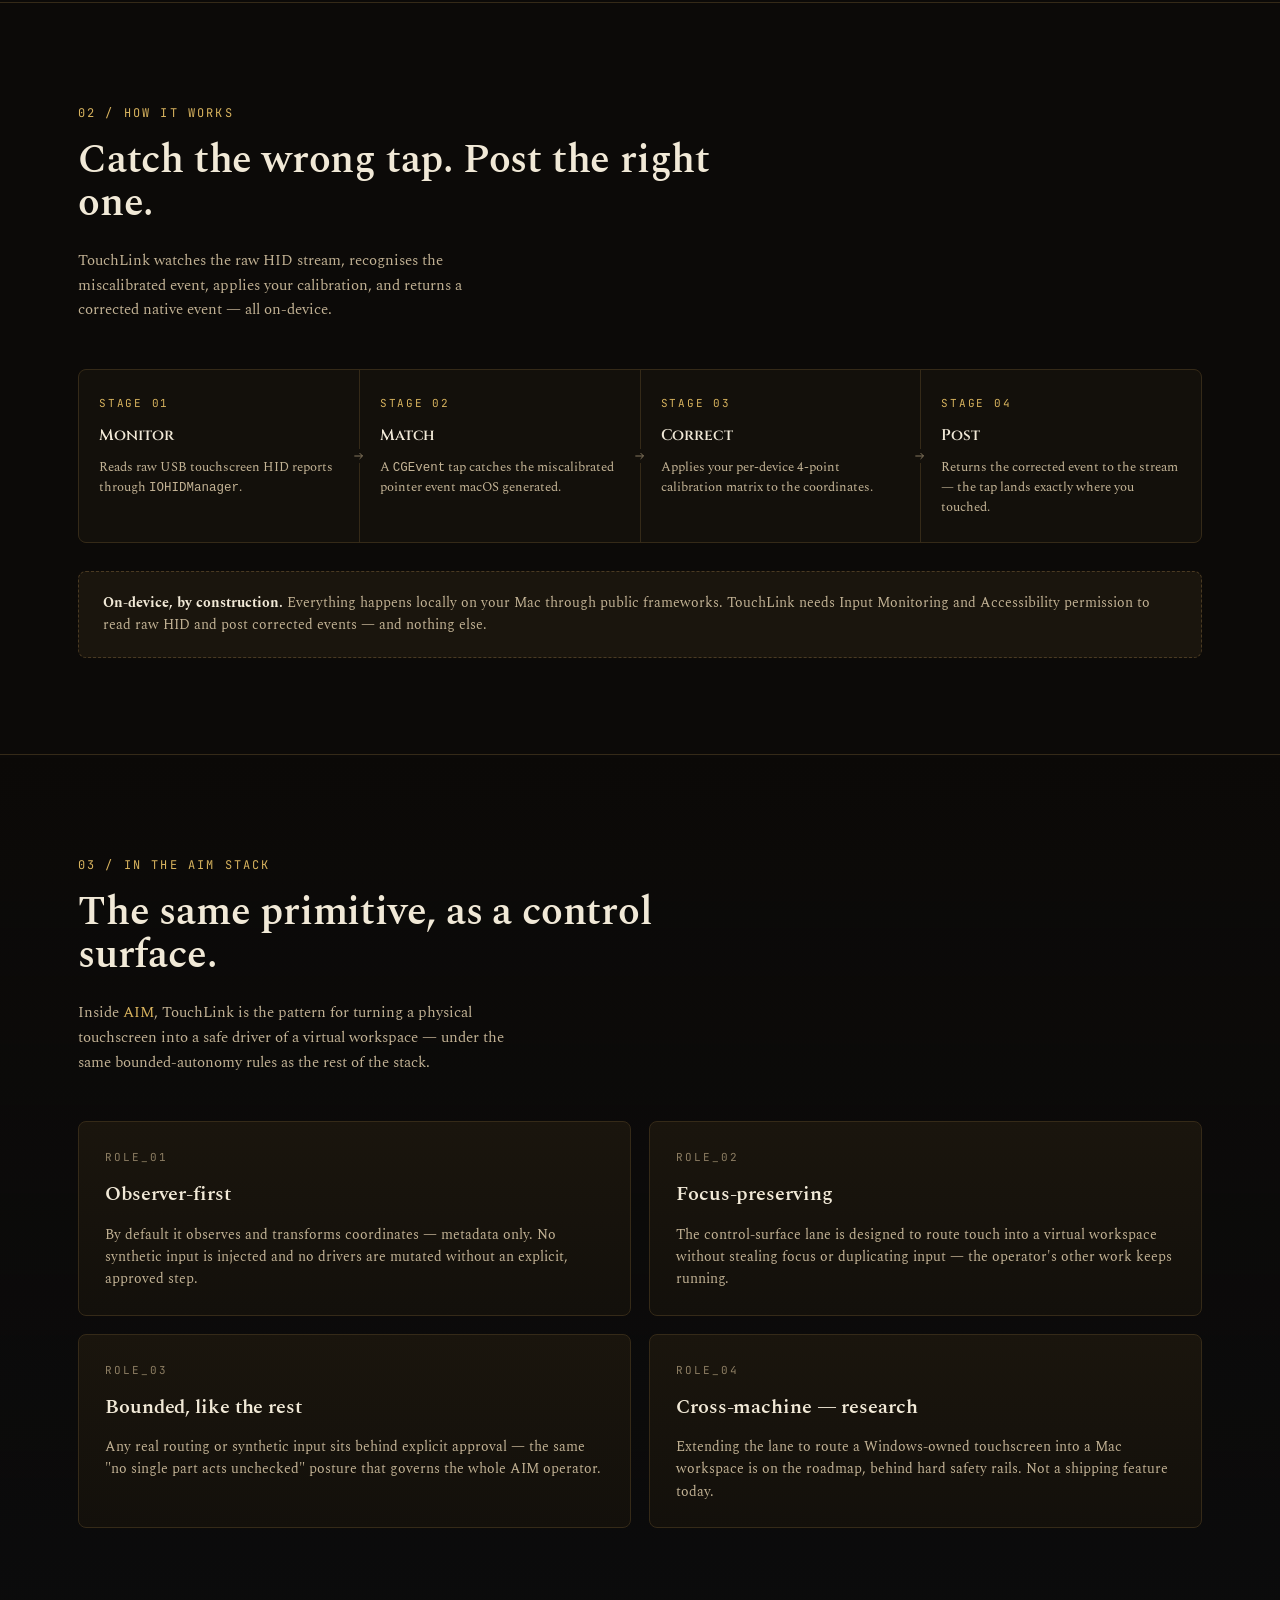
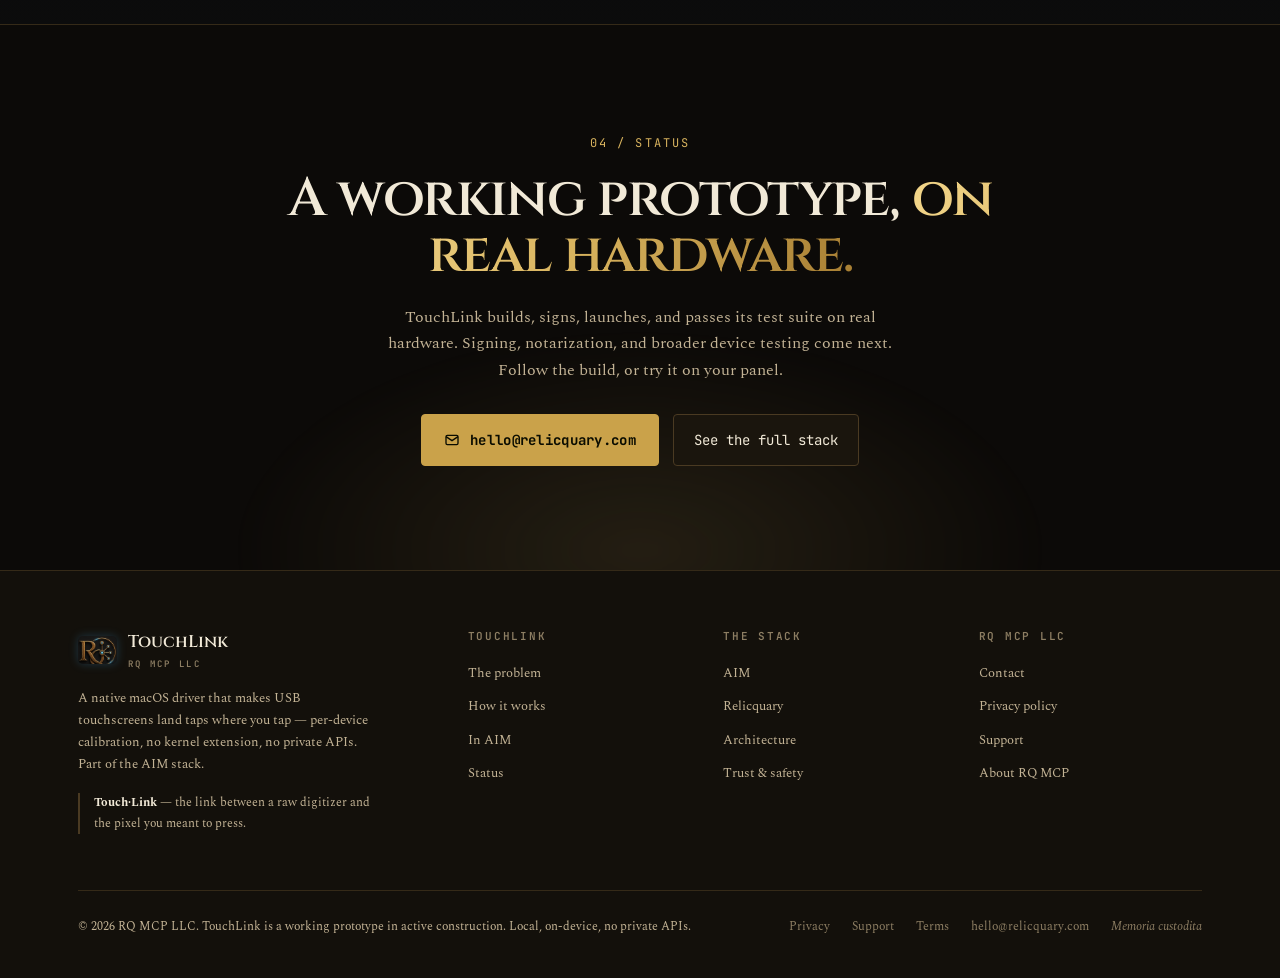
<file: touchlink.html>
<!DOCTYPE html>
<html lang="en" class="no-js">
<head>
<meta charset="UTF-8" />
<meta name="viewport" content="width=device-width, initial-scale=1.0" />
<title>TouchLink — virtual touchscreen driver | RQ MCP LLC</title>
<meta name="description" content="TouchLink is a native macOS touchscreen driver that lands taps where you tap: per-device 4-point calibration, no kernel extension. From RQ MCP LLC." />
<meta name="theme-color" content="#070809" />
<link rel="canonical" href="https://relicquary.com/touchlink.html" />
<meta property="og:type" content="website" />
<meta property="og:url" content="https://relicquary.com/touchlink.html" />
<meta property="og:title" content="TouchLink — a touchscreen driver that lands taps where you tap" />
<meta property="og:description" content="A native macOS driver for USB touchscreens used as an extended display: per-device 4-point calibration, no kernel extension, no private APIs." />
<meta property="og:image" content="https://relicquary.com/assets/brand/og-card.png" />
<meta name="twitter:card" content="summary_large_image" />
<link rel="icon" href="assets/brand/favicon.ico" sizes="any" />
<link rel="icon" type="image/png" href="assets/brand/favicon-32.png" sizes="32x32" />
<link rel="apple-touch-icon" href="assets/brand/apple-touch-icon.png" />
<link rel="preconnect" href="https://fonts.googleapis.com" />
<link rel="preconnect" href="https://fonts.gstatic.com" crossorigin />
<link href="https://fonts.googleapis.com/css2?family=Cinzel:wght@500;600;700&family=Spectral:wght@400;500;600;700&family=JetBrains+Mono:wght@400;500;600;700&display=swap" rel="stylesheet" />
<link rel="stylesheet" href="assets/styles.css" />
<script>document.documentElement.className = document.documentElement.className.replace('no-js','js');</script>
</head>
<body>

<a href="#main" class="skip">Skip to content</a>

<svg width="0" height="0" style="position:absolute" aria-hidden="true" focusable="false">
  <defs>
    <linearGradient id="signalLine" x1="0" y1="0" x2="1" y2="1"><stop offset="0" stop-color="#d8b35e"/><stop offset="1" stop-color="#a87f33"/></linearGradient>
  </defs>
</svg>

<!-- NAV -->
<header class="nav" id="topnav">
  <div class="nav-inner">
    <a class="brand" href="touchlink.html" aria-label="TouchLink home">
      <img class="mark" src="assets/brand/rq-mark.png" alt="" />
      <span>TouchLink<small>RQ MCP LLC</small></span>
    </a>
    <nav class="nav-links" id="navlinks" aria-label="Primary">
      <a href="index.html#architecture">← The stack</a>
      <a href="https://relicquary.com/">Relicquary</a>
      <a href="touchlink.html" aria-current="page">TouchLink</a>
      <a href="#how">How it works</a>
      <a href="#aim-role">In AIM</a>
      <a class="nav-cta" href="#contact">Get in touch</a>
    </nav>
    <button class="nav-toggle" aria-label="Toggle menu" aria-expanded="false" aria-controls="navlinks" id="navToggle">
      <svg width="18" height="18" viewBox="0 0 24 24" fill="none" stroke="currentColor" stroke-width="2" aria-hidden="true"><line x1="3" y1="7" x2="21" y2="7"/><line x1="3" y1="12" x2="21" y2="12"/><line x1="3" y1="17" x2="21" y2="17"/></svg>
    </button>
  </div>
</header>

<main id="main">

<!-- part-of-the-stack context strip -->
<section class="stack-strip">
  <div class="wrap">
    <p><b>TouchLink</b> is the control-surface lane of <b>AIM</b> — RQ MCP LLC's local-first AI operator stack — and a standalone macOS driver in its own right.</p>
    <a href="index.html">↑ See the full stack</a>
  </div>
</section>

<!-- HERO -->
<header class="hero">
  <div class="hero-glow" aria-hidden="true"></div>
  <div class="wrap hero-grid">
    <div class="hero-copy">
      <div class="eyebrow"><span class="dot" aria-hidden="true"></span><span>virtual touchscreen driver · standalone or in a stack</span></div>
      <h1 class="hero-title">Touch that lands <span class="signal">where you tap.</span></h1>
      <p class="hero-sub">Mac has never really handled USB touchscreens — plug one in and your taps land in the wrong spot, or just move the pointer instead of pressing the button. <b>TouchLink</b> is a virtual touchscreen driver for Mac. On its own, it makes touch behave like touch — <b>your touchscreen works like a touchscreen, and your mouse stays a mouse</b>. And because it's a virtual driver, it also folds into a larger stack as a programmable control surface — the way AIM uses it.</p>
      <div class="hero-actions">
        <a class="btn-primary" href="#how">
          <svg width="16" height="16" viewBox="0 0 24 24" fill="none" stroke="currentColor" stroke-width="2" aria-hidden="true"><line x1="5" y1="12" x2="19" y2="12"/><polyline points="12 5 19 12 12 19"/></svg>
          How it works
        </a>
        <a class="btn-ghost" href="#aim-role">
          Its role in AIM
          <svg width="15" height="15" viewBox="0 0 24 24" fill="none" stroke="currentColor" stroke-width="2" aria-hidden="true"><line x1="5" y1="12" x2="19" y2="12"/><polyline points="12 5 19 12 12 19"/></svg>
        </a>
      </div>
      <div class="honesty"><span class="pip" aria-hidden="true"></span><span>A working prototype, verified on real hardware. Distribution packaging comes next. macOS 13+.</span></div>
    </div>

    <!-- correction terminal -->
    <div class="terminal" role="img" aria-label="A demonstration: after a one-time four-corner calibration, you tap the button you meant and it lands right where you touched, while your mouse keeps working as a mouse.">
      <div class="term-bar">
        <div class="term-dots" aria-hidden="true"><i></i><i></i><i></i></div>
        <span class="term-title">touchlink</span>
        <span class="term-tag">just works</span>
      </div>
      <div class="term-body">
        <div class="term-comment"># what happens when you tap</div>
        <div class="wire">
          <div class="step"><span class="k">plug in</span><span class="v">your USB touchscreen</span></div>
          <div class="step"><span class="k">calibrate</span><span class="v">tap the four corners <span class="note">· once</span></span></div>
          <div class="step"><span class="k">you tap</span><span class="v">the button you meant</span></div>
          <div class="step"><span class="k gate">it lands</span><span class="v">right where you touched <b>✓</b></span></div>
          <div class="step"><span class="k">your mouse</span><span class="v">still works as a mouse</span></div>
        </div>
      </div>
    </div>
  </div>
</header>

<!-- WHAT IT IS -->
<section class="whatis" id="what">
  <div class="wrap">
    <div class="sec-head reveal">
      <div>
        <span class="index">01 / THE PROBLEM</span>
        <h2>macOS has no good answer for USB touchscreens.</h2>
      </div>
      <p>Plug a touchscreen into a Mac and it mostly doesn't behave — your taps land on the wrong screen, in the wrong place, or just move the pointer. macOS treats a touchscreen as a mouse; TouchLink makes it behave like a touchscreen.</p>
    </div>
    <div class="pillars reveal">
      <div class="pillar">
        <svg class="ic" viewBox="0 0 32 32" fill="none" stroke="currentColor" stroke-width="1.5" aria-hidden="true"><rect x="5" y="6" width="22" height="15" rx="2"/><path d="M12 26h8M16 21v5"/><circle cx="20" cy="13" r="2"/><path d="M20 13 l4 4" stroke-linecap="round"/></svg>
        <h3>Calibrated to your screen</h3>
        <p>A quick, guided four-corner tap teaches TouchLink your exact panel and layout — so from then on, your touch lands on the right spot, every time.</p>
        <span class="tag">4-point matrix</span>
      </div>
      <div class="pillar">
        <svg class="ic" viewBox="0 0 32 32" fill="none" stroke="currentColor" stroke-width="1.5" aria-hidden="true"><path d="M16 4 L26 8 V15 C26 22 21 26 16 28 C11 26 6 22 6 15 V8 Z"/><path d="M12 16 l3 3 l5 -6" stroke-width="1.7"/></svg>
        <h3>No kernel hacks</h3>
        <p>TouchLink runs as a menu-bar app on public macOS frameworks — <code>IOHIDManager</code> and a <code>CGEvent</code> tap. No kernel extension to break on an OS update.</p>
        <span class="tag">IOHIDManager · CGEvent</span>
      </div>
      <div class="pillar">
        <svg class="ic" viewBox="0 0 32 32" fill="none" stroke="currentColor" stroke-width="1.5" aria-hidden="true"><rect x="3" y="7" width="16" height="11" rx="2"/><rect x="21" y="11" width="8" height="14" rx="2"/><path d="M11 18v3M7 21h8"/></svg>
        <h3>Right screen, every time</h3>
        <p>It corrects events for the specific display you've bound the touchscreen to, leaving your other screens untouched. The right surface gets the touch.</p>
        <span class="tag">display-bound</span>
      </div>
    </div>
  </div>
</section>

<!-- HOW IT WORKS -->
<section class="recall" id="how">
  <div class="wrap">
    <div class="sec-head reveal">
      <div>
        <span class="index">02 / HOW IT WORKS</span>
        <h2>Catch the wrong tap. Post the right one.</h2>
      </div>
      <p>TouchLink watches the raw HID stream, recognises the miscalibrated event, applies your calibration, and returns a corrected native event — all on-device.</p>
    </div>
    <div class="pipeline reveal">
      <div class="stage">
        <div class="st-n">STAGE 01</div>
        <h4>Monitor</h4>
        <p>Reads raw USB touchscreen HID reports through <code>IOHIDManager</code>.</p>
        <svg class="arr" viewBox="0 0 24 24" fill="none" stroke="currentColor" stroke-width="1.6" aria-hidden="true"><line x1="4" y1="12" x2="18" y2="12"/><polyline points="13 7 18 12 13 17"/></svg>
      </div>
      <div class="stage">
        <div class="st-n">STAGE 02</div>
        <h4>Match</h4>
        <p>A <code>CGEvent</code> tap catches the miscalibrated pointer event macOS generated.</p>
        <svg class="arr" viewBox="0 0 24 24" fill="none" stroke="currentColor" stroke-width="1.6" aria-hidden="true"><line x1="4" y1="12" x2="18" y2="12"/><polyline points="13 7 18 12 13 17"/></svg>
      </div>
      <div class="stage">
        <div class="st-n">STAGE 03</div>
        <h4>Correct</h4>
        <p>Applies your per-device 4-point calibration matrix to the coordinates.</p>
        <svg class="arr" viewBox="0 0 24 24" fill="none" stroke="currentColor" stroke-width="1.6" aria-hidden="true"><line x1="4" y1="12" x2="18" y2="12"/><polyline points="13 7 18 12 13 17"/></svg>
      </div>
      <div class="stage">
        <div class="st-n">STAGE 04</div>
        <h4>Post</h4>
        <p>Returns the corrected event to the stream — the tap lands exactly where you touched.</p>
      </div>
    </div>
    <div class="recall-note reveal" style="margin-top:24px">
      <b>On-device, by construction.</b> Everything happens locally on your Mac through public frameworks. TouchLink needs Input Monitoring and Accessibility permission to read raw HID and post corrected events — and nothing else.
    </div>
  </div>
</section>

<!-- ROLE IN AIM -->
<section class="caps" id="aim-role">
  <div class="wrap">
    <div class="sec-head reveal">
      <div>
        <span class="index">03 / IN THE AIM STACK</span>
        <h2>The same primitive, as a control surface.</h2>
      </div>
      <p>Inside <a href="index.html" style="color:var(--signal)">AIM</a>, TouchLink is the pattern for turning a physical touchscreen into a safe driver of a virtual workspace — under the same bounded-autonomy rules as the rest of the stack.</p>
    </div>
    <div class="cap-grid">
      <article class="cap reveal">
        <div class="cap-num">ROLE_01</div>
        <h3>Observer-first</h3>
        <p>By default it observes and transforms coordinates — metadata only. No synthetic input is injected and no drivers are mutated without an explicit, approved step.</p>
      </article>
      <article class="cap reveal d1">
        <div class="cap-num">ROLE_02</div>
        <h3>Focus-preserving</h3>
        <p>The control-surface lane is designed to route touch into a virtual workspace without stealing focus or duplicating input — the operator's other work keeps running.</p>
      </article>
      <article class="cap reveal">
        <div class="cap-num">ROLE_03</div>
        <h3>Bounded, like the rest</h3>
        <p>Any real routing or synthetic input sits behind explicit approval — the same "no single part acts unchecked" posture that governs the whole AIM operator.</p>
      </article>
      <article class="cap reveal d1">
        <div class="cap-num">ROLE_04</div>
        <h3>Cross-machine — research</h3>
        <p>Extending the lane to route a Windows-owned touchscreen into a Mac workspace is on the roadmap, behind hard safety rails. Not a shipping feature today.</p>
      </article>
    </div>
  </div>
</section>

<!-- STATUS / CONTACT -->
<section class="cta" id="contact">
  <div class="cta-glow" aria-hidden="true"></div>
  <div class="wrap cta-inner">
    <span class="index">04 / STATUS</span>
    <h2 style="margin-top:14px">A working prototype, <span class="signal">on real hardware.</span></h2>
    <p>TouchLink builds, signs, launches, and passes its test suite on real hardware. Signing, notarization, and broader device testing come next. Follow the build, or try it on your panel.</p>
    <div class="cta-actions">
      <a class="btn-primary" href="mailto:hello@relicquary.com?subject=TouchLink">
        <svg width="16" height="16" viewBox="0 0 24 24" fill="none" stroke="currentColor" stroke-width="2" aria-hidden="true"><rect x="3" y="5" width="18" height="14" rx="2"/><polyline points="3 7 12 13 21 7"/></svg>
        hello@relicquary.com
      </a>
      <a class="btn-ghost" href="index.html">See the full stack</a>
    </div>
  </div>
</section>

</main>

<!-- FOOTER -->
<footer aria-labelledby="foot-h">
  <h2 id="foot-h" class="sr-only">TouchLink footer</h2>
  <div class="wrap">
    <div class="foot-grid">
      <div>
        <div class="foot-brand-row">
          <img class="mark" src="assets/brand/rq-mark.png" alt="" />
          <span>TouchLink<small>RQ MCP LLC</small></span>
        </div>
        <p class="foot-about">A native macOS driver that makes USB touchscreens land taps where you tap — per-device calibration, no kernel extension, no private APIs. Part of the AIM stack.</p>
        <p class="etymology"><b>Touch·Link</b> — the link between a raw digitizer and the pixel you meant to press.</p>
      </div>
      <div class="foot-col">
        <h5>TouchLink</h5>
        <a href="#what">The problem</a>
        <a href="#how">How it works</a>
        <a href="#aim-role">In AIM</a>
        <a href="#contact">Status</a>
      </div>
      <div class="foot-col">
        <h5>The stack</h5>
        <a href="index.html">AIM</a>
        <a href="https://relicquary.com/">Relicquary</a>
        <a href="index.html#architecture">Architecture</a>
        <a href="index.html#trust">Trust &amp; safety</a>
      </div>
      <div class="foot-col">
        <h5>RQ MCP LLC</h5>
        <a href="mailto:hello@relicquary.com">Contact</a>
        <a href="privacy.html">Privacy policy</a>
        <a href="support.html">Support</a>
        <a href="index.html#contact">About RQ MCP</a>
      </div>
    </div>
    <div class="foot-bottom">
      <p>© <span class="yr">2026</span> RQ MCP LLC. TouchLink is a working prototype in active construction. Local, on-device, no private APIs.</p>
      <div class="legal">
        <a href="privacy.html">Privacy</a>
        <a href="support.html">Support</a>
        <a href="terms.html">Terms</a>
        <a href="mailto:hello@relicquary.com">hello@relicquary.com</a>
        <span class="lat">Memoria custodita</span>
      </div>
    </div>
  </div>
</footer>

<script>
(function(){
  var reduce = window.matchMedia && window.matchMedia('(prefers-reduced-motion: reduce)').matches;
  Array.prototype.forEach.call(document.querySelectorAll('.yr'), function(el){ el.textContent = new Date().getFullYear(); });
  var navToggle = document.getElementById('navToggle');
  var navLinks = document.getElementById('navlinks');
  if(navToggle && navLinks){
    var closeNav = function(focusToggle){ navLinks.classList.remove('open'); navToggle.setAttribute('aria-expanded','false'); if(focusToggle){ navToggle.focus(); } };
    navToggle.addEventListener('click', function(){ var open = navLinks.classList.toggle('open'); navToggle.setAttribute('aria-expanded', open ? 'true' : 'false'); });
    Array.prototype.forEach.call(navLinks.querySelectorAll('a'), function(a){ a.addEventListener('click', function(){ closeNav(false); }); });
    document.addEventListener('keydown', function(e){ if(e.key === 'Escape' && navLinks.classList.contains('open')){ closeNav(true); } });
  }
  var revs = document.querySelectorAll('.reveal');
  function showAll(){ Array.prototype.forEach.call(revs, function(el){ el.classList.add('in'); }); }
  if(reduce || !('IntersectionObserver' in window)){ showAll(); }
  else {
    var io = new IntersectionObserver(function(entries){ entries.forEach(function(e){ if(e.isIntersecting){ e.target.classList.add('in'); io.unobserve(e.target); } }); }, {threshold:0.12, rootMargin:'0px 0px -6% 0px'});
    Array.prototype.forEach.call(revs, function(el){ io.observe(el); });
    window.addEventListener('load', function(){ setTimeout(showAll, 1200); });
    setTimeout(showAll, 2500);
  }
})();
</script>

</body>
</html>
</file>
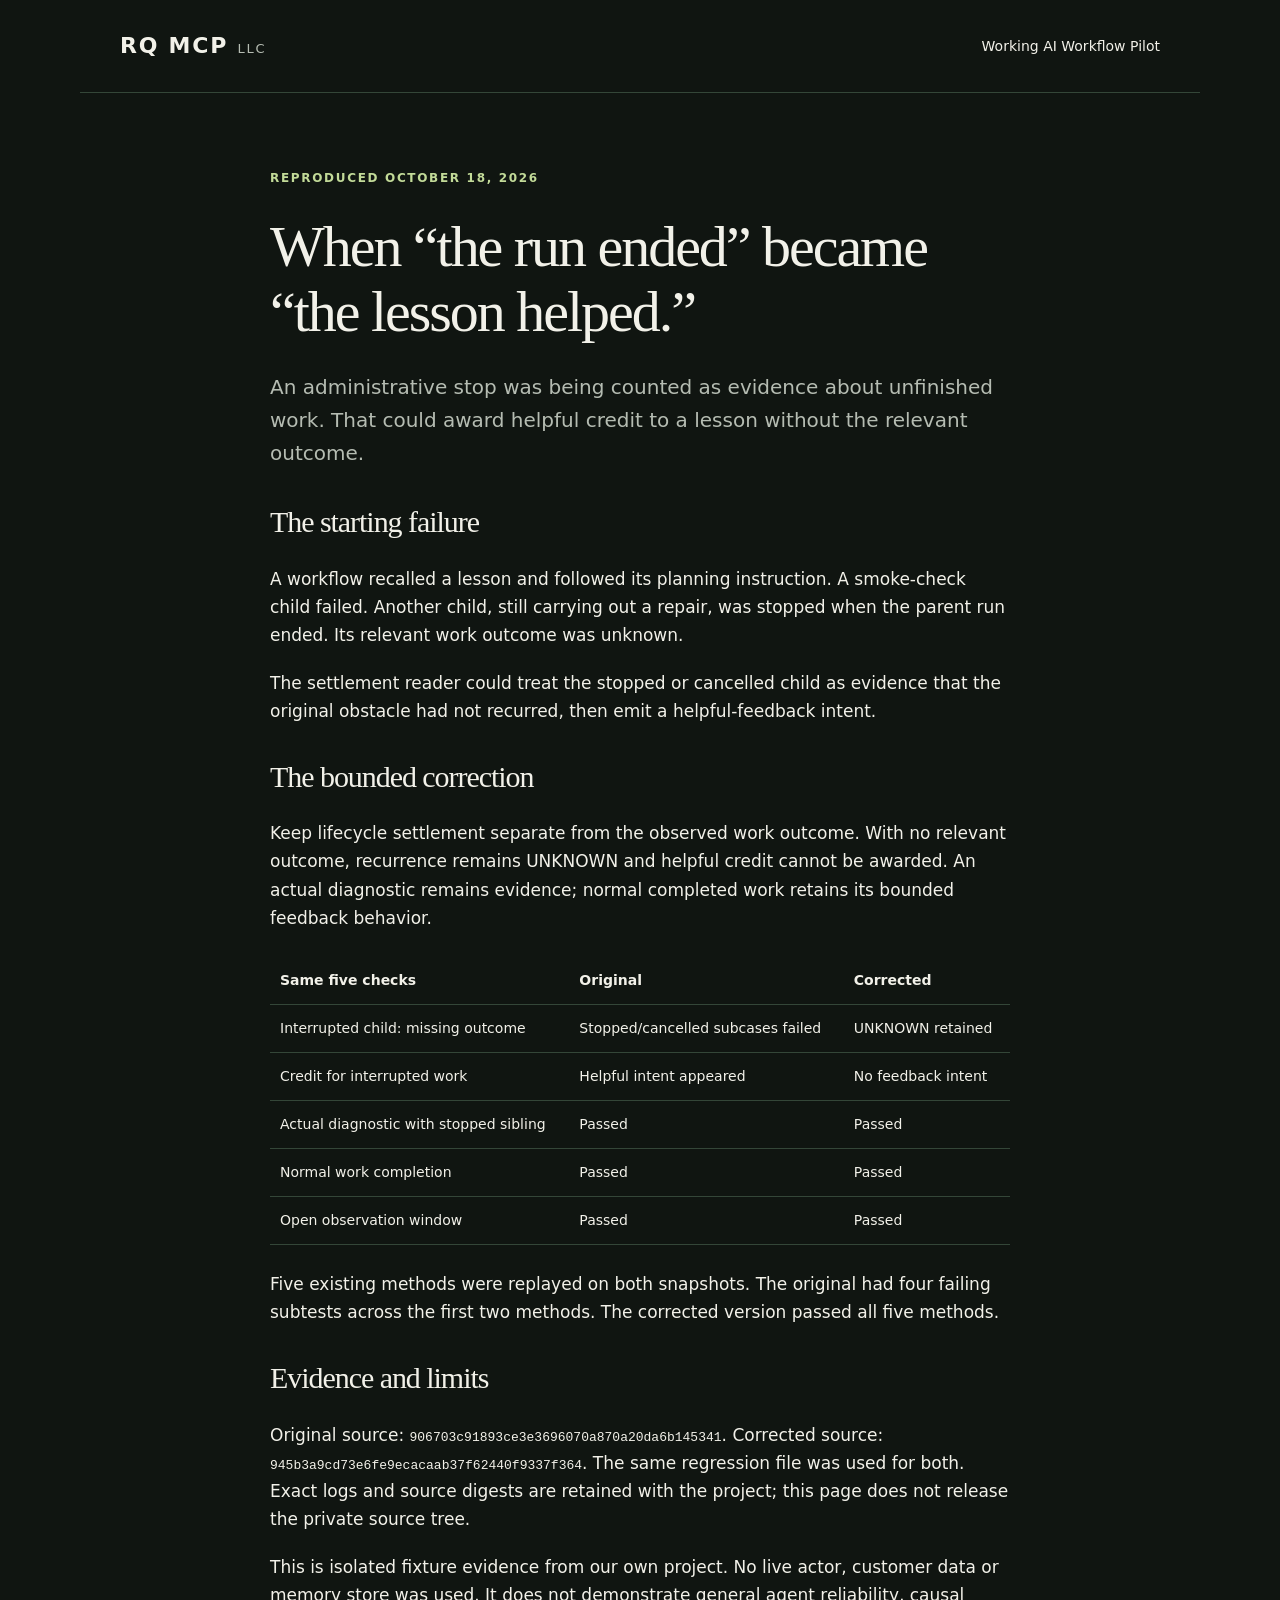
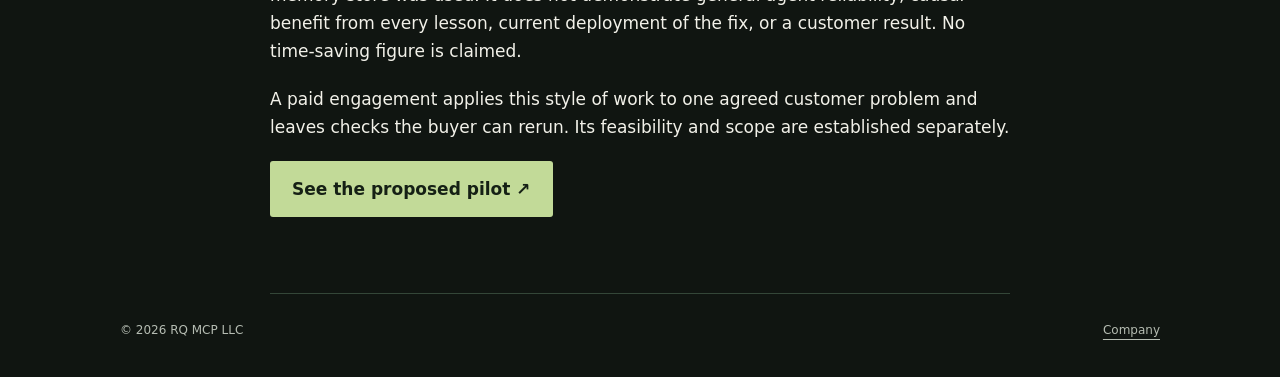
<file: work/case-study.html>
<!doctype html><html lang="en"><head><meta charset="utf-8"><meta name="viewport" content="width=device-width,initial-scale=1"><title>False lesson credit: project self-audit | RQ MCP LLC</title><link rel="stylesheet" href="style.css"></head><body><header><a class="brand" href="./">RQ MCP <span>LLC</span></a><nav><a href="./">Working AI Workflow Pilot</a></nav></header><main class="proof"><section><p class="eyebrow">Reproduced October 18, 2026</p><h1>When “the run ended” became “the lesson helped.”</h1><p class="lead">An administrative stop was being counted as evidence about unfinished work. That could award helpful credit to a lesson without the relevant outcome.</p><h2>The starting failure</h2><p>A workflow recalled a lesson and followed its planning instruction. A smoke-check child failed. Another child, still carrying out a repair, was stopped when the parent run ended. Its relevant work outcome was unknown.</p><p>The settlement reader could treat the stopped or cancelled child as evidence that the original obstacle had not recurred, then emit a helpful-feedback intent.</p><h2>The bounded correction</h2><p>Keep lifecycle settlement separate from the observed work outcome. With no relevant outcome, recurrence remains UNKNOWN and helpful credit cannot be awarded. An actual diagnostic remains evidence; normal completed work retains its bounded feedback behavior.</p><table><thead><tr><th>Same five checks</th><th>Original</th><th>Corrected</th></tr></thead><tbody><tr><td>Interrupted child: missing outcome</td><td>Stopped/cancelled subcases failed</td><td>UNKNOWN retained</td></tr><tr><td>Credit for interrupted work</td><td>Helpful intent appeared</td><td>No feedback intent</td></tr><tr><td>Actual diagnostic with stopped sibling</td><td>Passed</td><td>Passed</td></tr><tr><td>Normal work completion</td><td>Passed</td><td>Passed</td></tr><tr><td>Open observation window</td><td>Passed</td><td>Passed</td></tr></tbody></table><p>Five existing methods were replayed on both snapshots. The original had four failing subtests across the first two methods. The corrected version passed all five methods.</p><h2>Evidence and limits</h2><p>Original source: <code>906703c91893ce3e3696070a870a20da6b145341</code>. Corrected source: <code>945b3a9cd73e6fe9ecacaab37f62440f9337f364</code>. The same regression file was used for both. Exact logs and source digests are retained with the project; this page does not release the private source tree.</p><p>This is isolated fixture evidence from our own project. No live actor, customer data or memory store was used. It does not demonstrate general agent reliability, causal benefit from every lesson, current deployment of the fix, or a customer result. No time-saving figure is claimed.</p><p>A paid engagement applies this style of work to one agreed customer problem and leaves checks the buyer can rerun. Its feasibility and scope are established separately.</p><a class="button" href="./">See the proposed pilot ↗</a></section></main><footer><span>© 2026 RQ MCP LLC</span><a href="https://rqmcp.llc">Company</a></footer></body></html>
</file>
<file: assets/styles.css>
/* ============================================================
   Relicquary — shared dark "Living Terminal" identity
   v2 base, with v4 elements re-skinned to the dark palette.
   A product of RQ MCP LLC.
   ============================================================ */

:root{
  --bg:#0c0a08;
  --bg-2:#13100b;
  --panel:#1a150d;
  --panel-2:#221a10;
  --line:#352a18;
  --line-2:#4a3a22;
  --ink:#f1e9d7;
  --ink-2:#c3b395;
  --ink-3:#8d7e63;
  --signal:#d8b35e;        /* antique gold — primary accent */
  --signal-dim:#a87f33;    /* deep gold */
  --signal-btn:#caa24a;    /* gold for filled buttons */
  --gold-bright:#f3d68a;   /* gold highlight */
  --cyan:#46b6ff;          /* electric blue glow — secondary accent */
  --amber:#e0a23c;
  --red:#e0584f;
  --grid:rgba(216,179,94,.04);
  --radius:4px;
  --mono:'JetBrains Mono', ui-monospace, SFMono-Regular, Menlo, monospace;
  --disp:'Cinzel', Georgia, 'Times New Roman', serif;
  --body:'Spectral', Georgia, 'Times New Roman', serif;
  --maxw:1180px;
}
*{box-sizing:border-box}
html{scroll-behavior:smooth;scroll-padding-top:80px}
@media (prefers-reduced-motion:reduce){html{scroll-behavior:auto}}
body{
  margin:0;
  background:var(--bg);
  color:var(--ink);
  font-family:var(--body);
  font-size:16px;
  line-height:1.72;
  -webkit-font-smoothing:antialiased;
  overflow-x:hidden;
}
body::before{
  content:"";
  position:fixed;inset:0;
  background-image:
    linear-gradient(var(--grid) 1px, transparent 1px),
    linear-gradient(90deg, var(--grid) 1px, transparent 1px);
  background-size:46px 46px;
  pointer-events:none;
  z-index:0;
  -webkit-mask-image:radial-gradient(circle at 50% 30%, #000 0%, transparent 80%);
  mask-image:radial-gradient(circle at 50% 30%, #000 0%, transparent 80%);
}
a{color:inherit;text-decoration:none}
h1,h2,h3,h4{font-family:var(--body);font-weight:600;letter-spacing:-.005em;margin:0}
.hero-title,.doc-title,.cta-inner h2{font-family:var(--disp);font-weight:600;letter-spacing:.015em;line-height:1.14}
::selection{background:var(--signal);color:#0a0c00}
.wrap{max-width:var(--maxw);margin:0 auto;padding:0 28px;position:relative;z-index:1}
.signal{color:var(--signal)}
.cyan{color:var(--cyan)}
:focus-visible{outline:2px solid var(--signal);outline-offset:3px;border-radius:2px}

/* skip link */
.skip{
  position:absolute;left:-9999px;top:0;z-index:200;
  background:var(--signal);color:#0a0c00;padding:10px 16px;font-weight:600;
  border-radius:0 0 var(--radius) 0;
}
.skip:focus{left:0;top:0}
.sr-only{position:absolute;width:1px;height:1px;padding:0;margin:-1px;overflow:hidden;clip:rect(0,0,0,0);white-space:nowrap;border:0}

/* ===== NAV ===== */
nav.nav, header.nav{
  position:sticky;top:0;z-index:50;
  backdrop-filter:blur(14px);-webkit-backdrop-filter:blur(14px);
  background:rgba(7,8,9,.72);
  border-bottom:1px solid var(--line);
}
.nav-inner{display:flex;align-items:center;justify-content:space-between;height:64px;max-width:var(--maxw);margin:0 auto;padding:0 28px}
.brand{display:flex;align-items:center;gap:11px;font-family:var(--disp);font-weight:600;font-size:17px;letter-spacing:-.01em}
.brand .mark{width:28px;height:28px;display:block;flex:0 0 auto}
.brand small{font-family:var(--mono);font-size:9px;letter-spacing:.26em;text-transform:uppercase;color:var(--ink-3);display:block;margin-top:1px}
.nav-links{display:flex;gap:24px;align-items:center}
.nav-links a{font-size:13px;color:var(--ink-2);transition:color .18s}
.nav-links a:hover{color:var(--ink)}
.nav-links a[aria-current="page"]{color:var(--signal)}
.nav-links a.nav-cta{
  font-family:var(--mono);font-size:12.5px;font-weight:700;letter-spacing:.04em;
  color:#0a0c00;background:var(--signal-btn);
  padding:9px 16px;border-radius:var(--radius);
  border:1px solid var(--signal-btn);
  transition:transform .15s, box-shadow .2s;
}
.nav-links a.nav-cta:hover{color:#0a0c00;transform:translateY(-1px);box-shadow:0 6px 22px -8px var(--signal)}
.nav-toggle{display:none;background:none;border:1px solid var(--line-2);color:var(--ink);border-radius:var(--radius);padding:7px 9px;cursor:pointer}

/* eyebrow / labels */
.eyebrow{display:inline-flex;align-items:center;gap:9px;
  border:1px solid var(--line-2);border-radius:100px;padding:6px 13px 6px 9px;
  background:linear-gradient(180deg,var(--panel),var(--bg-2));
  font-size:11px;letter-spacing:.18em;text-transform:uppercase;color:var(--ink-2)}
.eyebrow .dot{width:7px;height:7px;border-radius:50%;background:var(--signal);box-shadow:0 0 0 3px rgba(216,179,94,.18);animation:pulse 2.4s ease-in-out infinite}
@keyframes pulse{0%,100%{opacity:1}50%{opacity:.35}}
.index{font-family:var(--mono);font-size:12px;color:var(--signal);letter-spacing:.18em;display:inline-block}

/* ===== HERO ===== */
.hero{position:relative;padding:88px 0 96px;overflow:hidden}
.hero-glow{
  position:absolute;top:-160px;left:50%;transform:translateX(-50%);
  width:880px;height:560px;
  background:radial-gradient(ellipse at center, rgba(216,179,94,.13), transparent 62%);
  filter:blur(20px);pointer-events:none;
}
.hero-grid{display:grid;grid-template-columns:1.04fr 1fr;gap:54px;align-items:center}
h1.hero-title{font-size:clamp(30px,4.3vw,50px);line-height:1.12;font-weight:600;letter-spacing:.012em}
h1.hero-title .stroke{color:transparent;-webkit-text-stroke:1.4px var(--ink-2)}
.hero-sub{margin:26px 0 0;max-width:480px;color:var(--ink-2);font-size:16px;line-height:1.7}
.hero-sub b{color:var(--ink);font-weight:500}
.hero-actions{display:flex;gap:14px;margin-top:34px;flex-wrap:wrap;align-items:center}
.btn-primary{
  font-family:var(--mono);font-weight:700;font-size:14px;letter-spacing:.02em;
  color:#0a0c00;background:var(--signal-btn);padding:13px 22px;border-radius:var(--radius);
  border:1px solid var(--signal-btn);display:inline-flex;align-items:center;gap:10px;
  transition:transform .15s,box-shadow .2s;
}
.btn-primary:hover{transform:translateY(-1px);box-shadow:0 10px 30px -10px var(--signal)}
.btn-ghost{
  font-family:var(--mono);font-size:14px;color:var(--ink);padding:13px 20px;
  border:1px solid var(--line-2);border-radius:var(--radius);display:inline-flex;align-items:center;gap:10px;
  transition:border-color .18s,background .18s;background:var(--panel);
}
.btn-ghost:hover{border-color:var(--ink-3);background:var(--panel-2)}
.hero-meta{display:flex;gap:22px;margin-top:40px;flex-wrap:wrap}
.hero-meta .item{display:flex;flex-direction:column;gap:2px}
.hero-meta .k{font-size:11px;letter-spacing:.14em;text-transform:uppercase;color:var(--ink-3)}
.hero-meta .v{font-size:13px;color:var(--ink-2)}
.hero-meta .v b{color:var(--signal);font-weight:600}

/* ===== TERMINAL ===== */
.terminal{
  position:relative;border:1px solid var(--line-2);border-radius:8px;
  background:linear-gradient(180deg,#0c0f14,#090b0e);
  box-shadow:0 30px 80px -40px rgba(0,0,0,.9), 0 0 0 1px rgba(255,255,255,.02) inset;
  overflow:hidden;
}
.terminal::after{
  content:"";position:absolute;inset:0;pointer-events:none;border-radius:8px;
  background:linear-gradient(180deg,rgba(216,179,94,.05),transparent 22%);
}
.term-bar{display:flex;align-items:center;gap:14px;padding:11px 15px;border-bottom:1px solid var(--line);background:var(--panel-2)}
.term-dots{display:flex;gap:7px}
.term-dots i{width:11px;height:11px;border-radius:50%;display:block;background:#2a323c}
.term-dots i:first-child{background:#3a4450}
.term-title{font-size:11.5px;color:var(--ink-3);letter-spacing:.06em}
.term-tag{margin-left:auto;font-size:10.5px;letter-spacing:.16em;text-transform:uppercase;color:var(--signal-dim);border:1px solid var(--line-2);padding:3px 8px;border-radius:3px}
.term-body{padding:18px 18px 22px;font-size:13.5px;min-height:382px}
.term-line{display:flex;gap:9px;white-space:pre-wrap;word-break:break-word}
.term-line .prompt{color:var(--signal);user-select:none;flex-shrink:0}
.term-line .cmd{color:var(--ink)}
.term-comment{color:var(--ink-3);margin:4px 0 12px}
.cursor{display:inline-block;width:8px;height:16px;background:var(--signal);vertical-align:-3px;margin-left:1px;animation:blink 1s steps(1) infinite}
@keyframes blink{50%{opacity:0}}
.results{margin-top:14px;display:flex;flex-direction:column;gap:9px}
.res{
  opacity:0;transform:translateY(8px);
  border:1px solid var(--line);border-radius:5px;background:var(--panel);
  padding:11px 13px;
  animation:revealcard .5s cubic-bezier(.2,.7,.2,1) forwards;
}
@keyframes revealcard{to{opacity:1;transform:none}}
.res-top{display:flex;align-items:center;gap:10px;margin-bottom:5px;flex-wrap:wrap}
.kind{font-size:10px;letter-spacing:.1em;text-transform:uppercase;padding:2px 7px;border-radius:3px;font-weight:600}
.kind.fact{background:rgba(70,182,255,.12);color:var(--cyan);border:1px solid rgba(70,182,255,.25)}
.kind.decision{background:rgba(216,179,94,.12);color:var(--signal);border:1px solid rgba(216,179,94,.25)}
.kind.procedure{background:rgba(255,180,84,.12);color:var(--amber);border:1px solid rgba(255,180,84,.28)}
.curr{font-size:10px;letter-spacing:.08em;text-transform:uppercase;display:inline-flex;align-items:center;gap:5px;color:var(--ink-2)}
.curr .pip{width:6px;height:6px;border-radius:50%;display:inline-block}
.curr.current .pip{background:var(--signal)}
.curr.stale .pip{background:var(--amber)}
.curr.superseded .pip{background:var(--red)}
.score{margin-left:auto;font-size:11.5px;color:var(--ink-2)}
.score b{color:var(--ink);font-weight:600}
.res-text{color:var(--ink);font-size:13px;line-height:1.55;margin:2px 0 7px}
.res-why{display:flex;gap:5px;flex-wrap:wrap;align-items:center}
.res-why .lbl{font-size:10px;color:var(--ink-3);letter-spacing:.08em;text-transform:uppercase;margin-right:2px}
.bar{height:5px;border-radius:3px;background:var(--line-2);position:relative;overflow:hidden;min-width:44px}
.bar i{position:absolute;inset:0;width:0;transition:width .9s ease;border-radius:3px}
.bar.bm25 i{background:linear-gradient(90deg,#1f5d8f,var(--cyan))}
.bar.sem i{background:linear-gradient(90deg,#7a5e18,var(--signal))}
.why-tag{font-size:10px;color:var(--ink-2);display:flex;align-items:center;gap:5px}

/* ===== SECTION SHELL ===== */
section{position:relative;z-index:1}
.sec-head{display:flex;align-items:flex-end;justify-content:space-between;gap:24px;margin-bottom:46px;flex-wrap:wrap}
.sec-head h2{font-size:clamp(26px,3.4vw,40px);line-height:1.08;max-width:680px;margin-top:12px}
.sec-head p{color:var(--ink-2);max-width:440px;font-size:14.5px;line-height:1.7;margin:0}
.reveal{opacity:0;transform:translateY(26px);transition:opacity .7s ease, transform .7s cubic-bezier(.2,.7,.2,1)}
.reveal.in{opacity:1;transform:none}
.reveal.d1{transition-delay:.08s}
.reveal.d2{transition-delay:.16s}
.reveal.d3{transition-delay:.24s}

/* ===== WHAT IT IS ===== */
.whatis{padding:96px 0;border-top:1px solid var(--line)}
.pillars{display:grid;grid-template-columns:repeat(3,1fr);gap:1px;background:var(--line);border:1px solid var(--line);border-radius:8px;overflow:hidden}
.pillar{background:var(--bg-2);padding:30px 26px;transition:background .25s}
.pillar:hover{background:var(--panel)}
.pillar .ic{width:38px;height:38px;margin-bottom:18px;color:var(--signal)}
.pillar h3{font-size:18px;margin-bottom:9px}
.pillar p{color:var(--ink-2);font-size:13.5px;line-height:1.65;margin:0}
.pillar .tag{display:inline-block;margin-top:14px;font-size:10.5px;letter-spacing:.12em;text-transform:uppercase;color:var(--ink-3)}

/* ===== LOCAL-FIRST DIAGRAM (adapted from v4) ===== */
.local{padding:96px 0;border-top:1px solid var(--line);background:linear-gradient(180deg,transparent,rgba(11,13,16,.5))}
.local-grid{display:grid;grid-template-columns:1fr 1fr;gap:54px;align-items:center}
.diagram-card{
  border:1px solid var(--line-2);border-radius:8px;
  background:linear-gradient(180deg,var(--panel),var(--bg-2));
  padding:28px;position:relative;overflow:hidden;
  box-shadow:0 30px 80px -50px rgba(0,0,0,.9);
}
.diagram-card svg{width:100%;height:auto;display:block;overflow:visible}
.local-copy h2{font-size:clamp(26px,3.4vw,40px);line-height:1.08}
.local-copy .lead{color:var(--ink-2);font-size:15px;line-height:1.75;max-width:440px;margin:18px 0 0}
.local-list{list-style:none;padding:0;margin:24px 0 0;display:flex;flex-direction:column;gap:18px}
.local-list .pn{font-family:var(--mono);font-size:12px;color:var(--signal);letter-spacing:.14em;display:block;margin-bottom:5px}
.local-list h3{font-size:17px;margin:0 0 5px}
.local-list p{color:var(--ink-2);font-size:13.5px;line-height:1.65;margin:0}

/* ===== CAPABILITIES ===== */
.caps{padding:96px 0;border-top:1px solid var(--line);background:linear-gradient(180deg,transparent,rgba(11,13,16,.5))}
.cap-grid{display:grid;grid-template-columns:repeat(2,1fr);gap:18px}
.cap{
  position:relative;border:1px solid var(--line);border-radius:8px;
  background:linear-gradient(180deg,var(--panel),var(--bg-2));
  padding:26px 26px 24px;overflow:hidden;transition:border-color .25s,transform .25s;
}
.cap:hover{border-color:var(--line-2);transform:translateY(-3px)}
.cap::before{content:"";position:absolute;top:0;left:0;width:0;height:2px;background:var(--signal);transition:width .4s ease}
.cap:hover::before{width:100%}
.cap-num{font-family:var(--mono);font-size:11px;color:var(--ink-3);letter-spacing:.18em}
.cap h3{font-size:20px;margin:10px 0 12px;display:flex;align-items:center;gap:12px}
.cap h3 .ci{width:24px;height:24px;color:var(--signal);flex-shrink:0}
.cap p{color:var(--ink-2);font-size:13.5px;line-height:1.66;margin:0}
.cap code{color:var(--signal);background:rgba(216,179,94,.08);padding:1px 5px;border-radius:3px;font-family:var(--mono);font-size:12px}
.cap .kinds{display:flex;flex-wrap:wrap;gap:6px;margin-top:16px}
.cap .kinds span{font-size:10.5px;color:var(--ink-2);border:1px solid var(--line-2);border-radius:3px;padding:3px 8px;background:var(--bg)}
.cap .kinds span.hl{color:var(--signal);border-color:rgba(216,179,94,.3)}

/* ===== HOW RECALL WORKS ===== */
.recall{padding:96px 0;border-top:1px solid var(--line)}
.pipe-figure{
  border:1px solid var(--line-2);border-radius:8px;margin-bottom:28px;
  background:linear-gradient(180deg,var(--panel),var(--bg-2));
  padding:30px 26px;box-shadow:0 30px 80px -50px rgba(0,0,0,.9);overflow:hidden;
}
.pipe-figure svg{width:100%;height:auto;display:block;overflow:visible}
/* responsive pipeline: wide horizontal by default, vertical stack on phones */
.pipe-tall{display:none}
.pipe-tall svg{max-width:360px;margin:0 auto}
.pipeline{display:grid;grid-template-columns:repeat(4,1fr);gap:1px;background:var(--line);border:1px solid var(--line);border-radius:8px;overflow:hidden;margin-bottom:28px}
.stage{background:var(--bg-2);padding:24px 20px;position:relative}
.stage .st-n{font-family:var(--mono);font-size:11px;color:var(--signal);letter-spacing:.16em}
.stage h4{font-family:var(--disp);font-size:15.5px;font-weight:600;margin:10px 0 8px}
.stage p{color:var(--ink-2);font-size:12.5px;line-height:1.6;margin:0}
.stage .arr{position:absolute;right:-7px;top:50%;transform:translateY(-50%);z-index:2;color:var(--ink-3);background:var(--bg-2);width:14px}
.recall-note{border:1px dashed var(--line-2);border-radius:8px;padding:20px 24px;color:var(--ink-2);font-size:13.5px;line-height:1.7;background:var(--panel)}
.recall-note b{color:var(--ink)}
.recall-note code{color:var(--signal);background:rgba(216,179,94,.08);padding:1px 6px;border-radius:3px;font-family:var(--mono)}

/* why-card (adapted from v4, dark) */
.why-card{margin-top:28px;border:1px solid var(--line-2);border-radius:8px;background:linear-gradient(180deg,var(--panel),var(--bg-2));overflow:hidden}
.why-top{display:flex;align-items:center;justify-content:space-between;gap:12px;padding:15px 20px;border-bottom:1px solid var(--line);background:var(--panel-2);flex-wrap:wrap}
.why-top .q{font-family:var(--mono);font-size:13px;color:var(--ink)}
.why-top .q b{color:var(--signal)}
.why-top .badge{font-family:var(--mono);font-size:10.5px;letter-spacing:.12em;text-transform:uppercase;padding:5px 10px;border-radius:3px;color:var(--signal);background:rgba(216,179,94,.1);border:1px solid rgba(216,179,94,.3);display:inline-flex;align-items:center;gap:6px}
.why-top .badge .pip{width:6px;height:6px;border-radius:50%;background:var(--signal);display:inline-block}
.why-body{padding:18px 20px}
.why-body .res-line{font-size:15px;color:var(--ink);margin:0;animation:none;border:0;background:none;padding:0;opacity:1;transform:none}
.why-body .res-line b{color:var(--signal);font-weight:600}
.why-meta{display:flex;flex-wrap:wrap;gap:8px 14px;margin:14px 0 16px;font-family:var(--mono);font-size:11px;color:var(--ink-2)}
.why-meta em{font-style:normal;color:var(--signal)}
.scorebars{display:flex;flex-direction:column;gap:11px}
.sb{display:grid;grid-template-columns:130px 1fr 42px;align-items:center;gap:12px;font-family:var(--mono);font-size:11.5px;color:var(--ink-2)}
.sb .track{height:7px;border-radius:999px;background:var(--line-2);overflow:hidden}
.sb .fill{height:100%;border-radius:999px;width:0;transition:width 1.1s cubic-bezier(.2,.7,.2,1)}
.sb .fill.f1{background:linear-gradient(90deg,#1f5d8f,var(--cyan))}
.sb .fill.f2{background:linear-gradient(90deg,#7a5e18,var(--signal))}
.sb .fill.f3{background:linear-gradient(90deg,#7a5a18,var(--amber))}
.sb .fill.f4{background:linear-gradient(90deg,#7a5e18,var(--signal-dim))}
.sb .val{text-align:right;color:var(--ink)}
@media (max-width:560px){.sb{grid-template-columns:96px 1fr 38px;gap:9px}}

/* ===== APPS ===== */
.apps{padding:96px 0;border-top:1px solid var(--line)}
.apps-grid{display:grid;grid-template-columns:1fr 1fr;gap:54px;align-items:center}
.apps-copy h2{font-size:clamp(26px,3.4vw,40px);line-height:1.08;margin-bottom:18px}
.apps-copy h2 .stroke{color:transparent;-webkit-text-stroke:1.2px var(--ink-2)}
.apps-copy .lead{color:var(--ink-2);font-size:15px;line-height:1.75;max-width:440px}
.apps-list{list-style:none;padding:0;margin:26px 0 0;display:flex;flex-direction:column;gap:13px}
.apps-list li{display:flex;gap:12px;align-items:flex-start;font-size:13.5px;color:var(--ink-2)}
.apps-list li .tick{width:18px;height:18px;color:var(--signal);flex-shrink:0;margin-top:2px}
.apps-list li b{color:var(--ink);font-weight:500}
.soon{font-family:var(--mono);font-size:10.5px;letter-spacing:.2em;text-transform:uppercase;color:var(--signal);border:1px solid rgba(216,179,94,.35);border-radius:100px;padding:5px 13px;display:inline-block;margin-bottom:18px}
.devices{position:relative;display:flex;justify-content:center;align-items:center}
.device-figure{border:1px solid var(--line-2);border-radius:8px;background:linear-gradient(180deg,var(--panel),var(--bg-2));padding:24px;width:100%;box-shadow:0 30px 80px -50px rgba(0,0,0,.9)}
.device-figure svg{width:100%;height:auto;display:block;overflow:visible}

/* ===== CTA ===== */
.cta{padding:104px 0;border-top:1px solid var(--line);position:relative;overflow:hidden}
.cta-glow{position:absolute;bottom:-220px;left:50%;transform:translateX(-50%);width:900px;height:480px;background:radial-gradient(ellipse at center,rgba(216,179,94,.12),transparent 64%);filter:blur(10px);pointer-events:none}
.cta-inner{text-align:center;position:relative}
.cta h2{font-size:clamp(30px,4.4vw,54px);line-height:1.04;letter-spacing:-.03em;max-width:760px;margin:0 auto}
.cta p{color:var(--ink-2);max-width:520px;margin:22px auto 0;font-size:15.5px;line-height:1.7}
.cta-term{
  margin:34px auto 0;max-width:560px;text-align:left;
  border:1px solid var(--line-2);border-radius:8px;background:linear-gradient(180deg,#0c0f14,#090b0e);overflow:hidden;
  box-shadow:0 30px 80px -50px rgba(0,0,0,.9);
}
.cta-term .tbar{display:flex;align-items:center;gap:8px;padding:11px 14px;border-bottom:1px solid var(--line);background:var(--panel-2)}
.cta-term .tbar i{width:11px;height:11px;border-radius:50%;display:inline-block;background:#2a323c}
.cta-term .tbar i:first-child{background:#3a4450}
.cta-term .tbar span{margin-left:8px;font-size:11px;color:var(--ink-3);letter-spacing:.06em}
.cta-term .tbody{padding:16px 18px;font-size:13px;line-height:1.95}
.cta-term .cm{color:var(--ink-3)}
.cta-term .pr{color:var(--signal)}
.cta-term .ok{color:var(--signal-dim)}
.cta-term .okmark{width:13px;height:13px;display:inline-block;vertical-align:-1px}
.cta-term .out{color:var(--ink-2)}
.cta-actions{display:flex;gap:14px;justify-content:center;margin-top:30px;flex-wrap:wrap}
.copy{margin-left:auto;color:var(--ink-3);background:none;border:1px solid var(--line-2);border-radius:4px;padding:4px 9px;font-family:var(--mono);font-size:11px;cursor:pointer;transition:color .15s,border-color .15s}
.copy:hover{color:var(--signal);border-color:var(--signal)}

/* ===== DOC PAGES (privacy / support) ===== */
.doc-hero{padding:74px 0 30px;border-bottom:1px solid var(--line);position:relative;overflow:hidden}
.doc-hero .hero-glow{top:-220px}
.doc-title{font-size:clamp(34px,5vw,54px);line-height:1.04;margin:18px 0 0;letter-spacing:-.03em}
.doc-hero .updated{color:var(--ink-3);font-size:13px;margin:14px 0 0}
.doc{padding:56px 0 96px}
.doc-wrap{max-width:760px}
.doc h2{font-size:clamp(20px,2.6vw,26px);margin:40px 0 12px;line-height:1.2}
.doc h3{font-size:16px;margin:0 0 8px;color:var(--ink)}
.doc p{color:var(--ink-2);font-size:14.5px;line-height:1.78;margin:0 0 14px}
.doc ul{color:var(--ink-2);font-size:14.5px;line-height:1.78;margin:0 0 14px;padding-left:22px}
.doc li{margin-bottom:7px}
.doc a{color:var(--signal);text-decoration:underline;text-underline-offset:2px;text-decoration-color:rgba(216,179,94,.4)}
.doc a:hover{text-decoration-color:var(--signal)}
.doc em{color:var(--ink);font-style:italic}
.doc strong{color:var(--ink);font-weight:600}
.callout{border:1px solid var(--line-2);border-left:2px solid var(--signal);border-radius:6px;background:var(--panel);padding:18px 22px;margin:0 0 30px}
.callout p{margin:0;color:var(--ink-2)}
.callout strong{color:var(--ink)}
.faq{display:flex;flex-direction:column;gap:1px;background:var(--line);border:1px solid var(--line);border-radius:8px;overflow:hidden;margin-top:18px}
.faq-item{background:var(--bg-2);padding:22px 24px}
.faq-item p{margin:0}
/* doc-page: persist the blueprint texture down long legal/support pages
   (the index's radial mask fades to flat black low on tall pages) and give the
   doc column a faint left rule so lower sections don't read generic. */
.doc-page body::before,
body.doc-page::before{
  -webkit-mask-image:linear-gradient(180deg, #000 0%, rgba(0,0,0,.5) 40%, rgba(0,0,0,.18) 100%);
  mask-image:linear-gradient(180deg, #000 0%, rgba(0,0,0,.5) 40%, rgba(0,0,0,.18) 100%);
}
.doc-page .doc-wrap{
  border-left:1px solid var(--line);
  padding-left:30px;
}
@media(max-width:620px){
  .doc-page .doc-wrap{border-left:0;padding-left:0}
}

/* ===== FOOTER ===== */
footer{border-top:1px solid var(--line);padding:56px 0 40px;background:var(--bg-2);position:relative;z-index:1}
.foot-grid{display:grid;grid-template-columns:1.6fr 1fr 1fr 1fr;gap:32px;margin-bottom:44px}
.foot-brand-row{display:flex;align-items:center;gap:11px;font-family:var(--disp);font-weight:600;font-size:17px;margin-bottom:14px}
.foot-brand-row .mark{width:26px;height:26px;flex:0 0 auto}
.foot-brand-row small{font-family:var(--mono);font-size:9px;letter-spacing:.26em;text-transform:uppercase;color:var(--ink-3);display:block;margin-top:1px}
.foot-about{color:var(--ink-2);font-size:13px;line-height:1.7;max-width:300px}
.foot-about em{color:var(--ink);font-style:italic}
.foot-col h5{font-family:var(--mono);font-size:11px;letter-spacing:.16em;text-transform:uppercase;color:var(--ink-3);margin:0 0 16px;font-weight:600}
.foot-col a{display:block;color:var(--ink-2);font-size:13px;margin-bottom:11px;transition:color .15s}
.foot-col a:hover{color:var(--signal)}
.etymology{font-size:12px;color:var(--ink-2);border-left:2px solid var(--line-2);padding-left:14px;margin-top:18px;line-height:1.7;max-width:300px}
.etymology b{color:var(--ink)}
.etymology em{color:var(--ink);font-style:italic}
.foot-bottom{display:flex;align-items:center;justify-content:space-between;gap:18px;padding-top:26px;border-top:1px solid var(--line);flex-wrap:wrap}
.foot-bottom p{margin:0;font-size:12px;color:var(--ink-2)}
.foot-bottom .legal{display:flex;gap:22px;flex-wrap:wrap}
.foot-bottom .legal a{font-size:12px;color:var(--ink-3)}
.foot-bottom .legal a:hover{color:var(--ink-2)}
.foot-bottom .lat{font-size:12px;color:var(--ink-3);font-style:italic}

/* ===== RESPONSIVE ===== */
@media(max-width:920px){
  .hero-grid{grid-template-columns:1fr;gap:44px}
  .terminal{order:2}
  .pillars{grid-template-columns:1fr}
  .local-grid{grid-template-columns:1fr;gap:40px}
  .cap-grid{grid-template-columns:1fr}
  .pipeline{grid-template-columns:1fr 1fr}
  .stage .arr{display:none}
  .apps-grid{grid-template-columns:1fr;gap:44px}
  .foot-grid{grid-template-columns:1fr 1fr}
}
@media(max-width:620px){
  .wrap{padding:0 18px}
  .nav-inner{padding:0 18px}
  .nav-links{
    display:none;position:absolute;top:64px;left:0;right:0;
    flex-direction:column;align-items:flex-start;gap:0;
    background:rgba(7,8,9,.97);border-bottom:1px solid var(--line);padding:8px 18px 16px;
  }
  .nav-links.open{display:flex}
  .nav-links a{padding:10px 0;width:100%}
  .nav-toggle{display:inline-flex}
  .hero{padding:54px 0 64px}
  .hero-meta{gap:18px}
  .pipe-wide{display:none}
  .pipe-tall{display:block}
  .pipeline{grid-template-columns:1fr}
  /* keep illustrative mocks from shrinking labels too far on phones */
  .device-figure svg{max-width:380px;margin:0 auto}
  .diagram-card svg{max-width:420px;margin:0 auto}
  .foot-grid{grid-template-columns:1fr 1fr}
  .cta-actions{flex-direction:column}
}
@media(prefers-reduced-motion:reduce){
  *{animation:none!important;transition:none!important}
  .res{opacity:1!important;transform:none!important}
  .reveal{opacity:1!important;transform:none!important}
  .cursor{opacity:1}
}
/* Failsafe: if JS shows reveals via class, this is covered; no-JS users still see content. */
.no-js .reveal{opacity:1;transform:none}

/* ============================================================
   COMPANY / AIM HOME components (RQ MCP LLC full-stack home)
   ============================================================ */

/* honesty note pill (working-prototype disclosure) */
.honesty{display:inline-flex;align-items:center;gap:9px;margin-top:20px;font-family:var(--mono);font-size:12px;line-height:1.5;color:var(--ink-2);border:1px solid var(--line-2);border-radius:100px;padding:7px 15px;background:var(--panel)}
.honesty .pip{width:7px;height:7px;border-radius:50%;background:var(--amber);box-shadow:0 0 0 3px rgba(255,180,84,.16);flex:0 0 auto}

/* the governed-tick "wire" in the hero terminal */
.wire{display:flex;flex-direction:column;gap:11px;margin-top:8px}
.wire .step{display:grid;grid-template-columns:104px 1fr;gap:12px;align-items:baseline}
.wire .k{color:var(--signal);font-weight:600}
.wire .k.gate{color:var(--amber)}
.wire .v{color:var(--ink-2)}
.wire .v b{color:var(--ink);font-weight:500}
.wire .v .note{color:var(--ink-3)}
@media(max-width:560px){.wire .step{grid-template-columns:84px 1fr;gap:9px}}

/* status badges */
.status{font-family:var(--mono);font-size:10px;font-weight:600;letter-spacing:.09em;text-transform:uppercase;padding:3px 9px;border-radius:3px;display:inline-flex;align-items:center;gap:6px;white-space:nowrap}
.status::before{content:"";width:6px;height:6px;border-radius:50%;background:currentColor;flex:0 0 auto}
.status.shipping{color:var(--signal);background:rgba(216,179,94,.1);border:1px solid rgba(216,179,94,.28)}
.status.prototype{color:var(--cyan);background:rgba(70,182,255,.1);border:1px solid rgba(70,182,255,.26)}
.status.research{color:var(--amber);background:rgba(255,180,84,.1);border:1px solid rgba(255,180,84,.28)}
.status.roadmap{color:var(--ink-3);background:rgba(255,255,255,.03);border:1px solid var(--line-2)}

/* architecture module cards (extend .cap) */
.cap .cap-head{display:flex;align-items:flex-start;justify-content:space-between;gap:12px}
.cap .role{color:var(--ink-3);font-size:12.5px;line-height:1.6;margin:14px 0 0;border-top:1px solid var(--line);padding-top:13px}
.cap .role b{color:var(--ink-2);font-weight:600}

/* standalone product cards */
.product-grid{display:grid;grid-template-columns:1fr 1fr;gap:18px}
.product-card{display:flex;flex-direction:column;border:1px solid var(--line-2);border-radius:10px;background:linear-gradient(180deg,var(--panel),var(--bg-2));padding:30px 28px;transition:border-color .25s,transform .25s}
.product-card:hover{border-color:var(--signal-dim);transform:translateY(-3px)}
.product-card .pc-top{display:flex;align-items:center;justify-content:space-between;gap:12px;margin-bottom:10px}
.product-card h3{font-size:23px;margin:0}
.product-card .pc-sub{color:var(--ink-2);font-size:14px;line-height:1.72;margin:10px 0 20px}
.product-card .pc-cta{margin-top:auto;font-family:var(--mono);font-size:13px;font-weight:600;color:var(--signal);display:inline-flex;align-items:center;gap:8px;transition:gap .2s}
.product-card:hover .pc-cta{gap:13px}

/* maturity tiers */
.tiers{display:grid;grid-template-columns:repeat(4,1fr);gap:1px;background:var(--line);border:1px solid var(--line);border-radius:8px;overflow:hidden}
.tier{background:var(--bg-2);padding:22px 20px}
.tier h4{font-family:var(--mono);font-size:11px;letter-spacing:.1em;text-transform:uppercase;margin:0 0 16px;display:flex;align-items:center;gap:8px;font-weight:600}
.tier h4::before{content:"";width:8px;height:8px;border-radius:50%;flex:0 0 auto}
.tier.t-now h4{color:var(--signal)} .tier.t-now h4::before{background:var(--signal)}
.tier.t-proto h4{color:var(--cyan)} .tier.t-proto h4::before{background:var(--cyan)}
.tier.t-research h4{color:var(--amber)} .tier.t-research h4::before{background:var(--amber)}
.tier.t-road h4{color:var(--ink-3)} .tier.t-road h4::before{background:var(--ink-3)}
.tier ul{list-style:none;margin:0;padding:0;display:flex;flex-direction:column;gap:12px}
.tier li{font-size:12.5px;line-height:1.5;color:var(--ink-2)}
.tier li b{color:var(--ink);font-weight:600;display:block;font-size:13px;margin-bottom:1px}

/* subpage "part of the stack" backlink banner */
.stack-strip{border-top:1px solid var(--line);border-bottom:1px solid var(--line);background:var(--bg-2)}
.stack-strip .wrap{display:flex;align-items:center;justify-content:space-between;gap:16px;padding-top:14px;padding-bottom:14px;flex-wrap:wrap}
.stack-strip p{margin:0;font-size:13px;color:var(--ink-2)}
.stack-strip p b{color:var(--ink)}
.stack-strip a{font-family:var(--mono);font-size:12.5px;color:var(--signal);display:inline-flex;align-items:center;gap:7px}

@media(max-width:920px){ .product-grid{grid-template-columns:1fr} .tiers{grid-template-columns:1fr 1fr} }
@media(max-width:620px){ .tiers{grid-template-columns:1fr} }

/* proof strip — verifiable facts band under the hero */
.proof{border-top:1px solid var(--line);border-bottom:1px solid var(--line);background:var(--bg-2);position:relative;z-index:1}
.proof .wrap{display:flex;flex-wrap:wrap;gap:16px 38px;padding-top:20px;padding-bottom:20px;align-items:center}
.proof .pf{display:flex;align-items:center;gap:10px;font-family:var(--mono);font-size:13px;color:var(--ink-2)}
.proof .pf svg{width:16px;height:16px;color:var(--signal);flex:0 0 auto}
.proof .pf b{color:var(--ink);font-weight:600}

/* "shipping today" feature row (copy + visual) */
.feature-grid{display:grid;grid-template-columns:1.05fr 1fr;gap:48px;align-items:center}
.feature-copy h3{font-size:clamp(22px,3vw,30px);margin:12px 0 0;line-height:1.1}
.feature-copy .lead{color:var(--ink-2);font-size:14.5px;line-height:1.74;margin:14px 0 0;max-width:460px}
.feature-copy .pc-cta{margin-top:20px;font-family:var(--mono);font-size:13px;font-weight:600;color:var(--signal);display:inline-flex;align-items:center;gap:8px;transition:gap .2s}
.feature-copy a.pc-cta:hover{gap:13px}
@media(max-width:920px){ .feature-grid{grid-template-columns:1fr;gap:32px} }

/* floor banner line */
.floor-line{font-family:var(--disp);font-weight:600;font-size:clamp(20px,2.6vw,30px);letter-spacing:-.02em;line-height:1.2;color:var(--ink);max-width:760px}
.floor-line .signal{color:var(--signal)}

/* ===== brand skin overrides — gold + blue glow ===== */
.signal{background:linear-gradient(100deg,var(--gold-bright),var(--signal) 45%,var(--signal-dim));-webkit-background-clip:text;background-clip:text;-webkit-text-fill-color:transparent;color:var(--signal)}
.eyebrow .dot{background:var(--cyan);box-shadow:0 0 10px 0 var(--cyan),0 0 0 3px rgba(70,182,255,.16)}
.term-tag{color:var(--cyan);border-color:rgba(70,182,255,.4)}
.curr.current .pip{background:var(--cyan);box-shadow:0 0 7px var(--cyan)}
.why-top .badge{color:var(--cyan);background:rgba(70,182,255,.1);border-color:rgba(70,182,255,.32)}
.why-top .badge .pip{background:var(--cyan)}
.brand .mark,.foot-brand-row .mark{filter:drop-shadow(0 0 5px rgba(70,182,255,.22))}
.flourish{display:flex;align-items:center;justify-content:center;gap:14px;margin:30px auto 0;max-width:260px}
.flourish .bar{height:1px;flex:1;background:linear-gradient(90deg,transparent,var(--signal-dim))}
.flourish .bar:last-child{background:linear-gradient(90deg,var(--signal-dim),transparent)}
.flourish .gem{width:7px;height:7px;border-radius:50%;background:var(--cyan);box-shadow:0 0 9px var(--cyan);flex:0 0 auto}

/* brand mark = real logo image */
.brand .mark{height:30px;width:auto;border-radius:5px}
.foot-brand-row .mark{height:28px;width:auto;border-radius:5px}
</file>
<file: work/style.css>
:root{color-scheme:dark;--bg:#101511;--panel:#19221b;--ink:#f2f1e9;--muted:#b5bcb2;--line:#344638;--accent:#c2da98}*{box-sizing:border-box}html{scroll-behavior:smooth}body{margin:0;background:var(--bg);color:var(--ink);font:17px/1.65 system-ui,-apple-system,sans-serif}a{color:inherit;text-decoration-thickness:1px;text-underline-offset:5px}a:focus-visible{outline:3px solid var(--accent);outline-offset:5px}header,main,footer{max-width:1120px;margin:auto;padding-inline:40px}.draft{background:#e5cb8e;color:#282314;padding:9px 20px;text-align:center;font-size:13px}header{display:flex;justify-content:space-between;align-items:center;padding-top:28px;padding-bottom:28px;border-bottom:1px solid var(--line)}.brand{font-weight:800;font-size:22px;letter-spacing:.08em;text-decoration:none}.brand span{font-weight:400;color:var(--muted);font-size:13px}nav{display:flex;gap:26px;font-size:14px}nav a{text-decoration:none}section{padding:76px 0;border-bottom:1px solid var(--line)}.hero{padding:88px 0 80px}.eyebrow{text-transform:uppercase;letter-spacing:.14em;color:var(--accent);font-size:12px;font-weight:700;margin:0 0 26px}h1,h2,h3{font-weight:500;line-height:1.12;letter-spacing:-.035em;margin:0 0 26px}h1{font-family:Georgia,serif;font-size:clamp(46px,6.5vw,78px);max-width:900px}h2{font-family:Georgia,serif;font-size:clamp(32px,4vw,46px)}h3{font-size:23px}p{margin:0 0 20px}.lead{font-size:20px;max-width:770px;color:var(--muted);margin-bottom:30px}.button{display:inline-flex;gap:28px;align-items:center;background:var(--accent);color:#152015;padding:14px 22px;text-decoration:none;font-weight:650;border-radius:3px}.small{font-size:13px;color:var(--muted);max-width:650px;margin-top:17px}.columns{display:grid;grid-template-columns:1fr 1fr;gap:65px}.columns p{color:var(--muted)}.price{font-size:32px;color:var(--ink)!important}.price span{display:block;font-size:14px;color:var(--muted)}.card{background:var(--panel);border:1px solid var(--line);border-radius:5px;padding:30px}.card ol{padding-left:22px;margin:0}.card li{padding:0 0 13px 7px;color:var(--muted);font-size:16px}.discovery{margin-top:35px;padding:26px 0 0;border-top:1px solid var(--line);max-width:850px}.discovery p{color:var(--muted)}.text-link{color:var(--accent)}.contact p{max-width:720px;color:var(--muted)}footer{padding-top:27px;padding-bottom:36px;display:flex;gap:23px;flex-wrap:wrap;font-size:12px;color:var(--muted)}footer span{margin-right:auto}.proof{max-width:820px}.proof h1{font-size:58px}.proof h2{font-size:30px;margin-top:35px}table{border-collapse:collapse;width:100%;font-size:14px;margin:25px 0}th,td{text-align:left;vertical-align:top;border-bottom:1px solid var(--line);padding:12px 10px}code{font-size:13px;overflow-wrap:anywhere}@media(max-width:720px){header,main,footer{padding-inline:22px}header{align-items:flex-start;gap:20px}nav{flex-direction:column;gap:8px;font-size:12px}.hero{padding-top:58px}section{padding:48px 0}.columns{grid-template-columns:1fr;gap:20px}.lead{font-size:18px}.card{padding:22px}h1{font-size:46px}.proof h1{font-size:40px}footer{gap:16px}}
</file>
